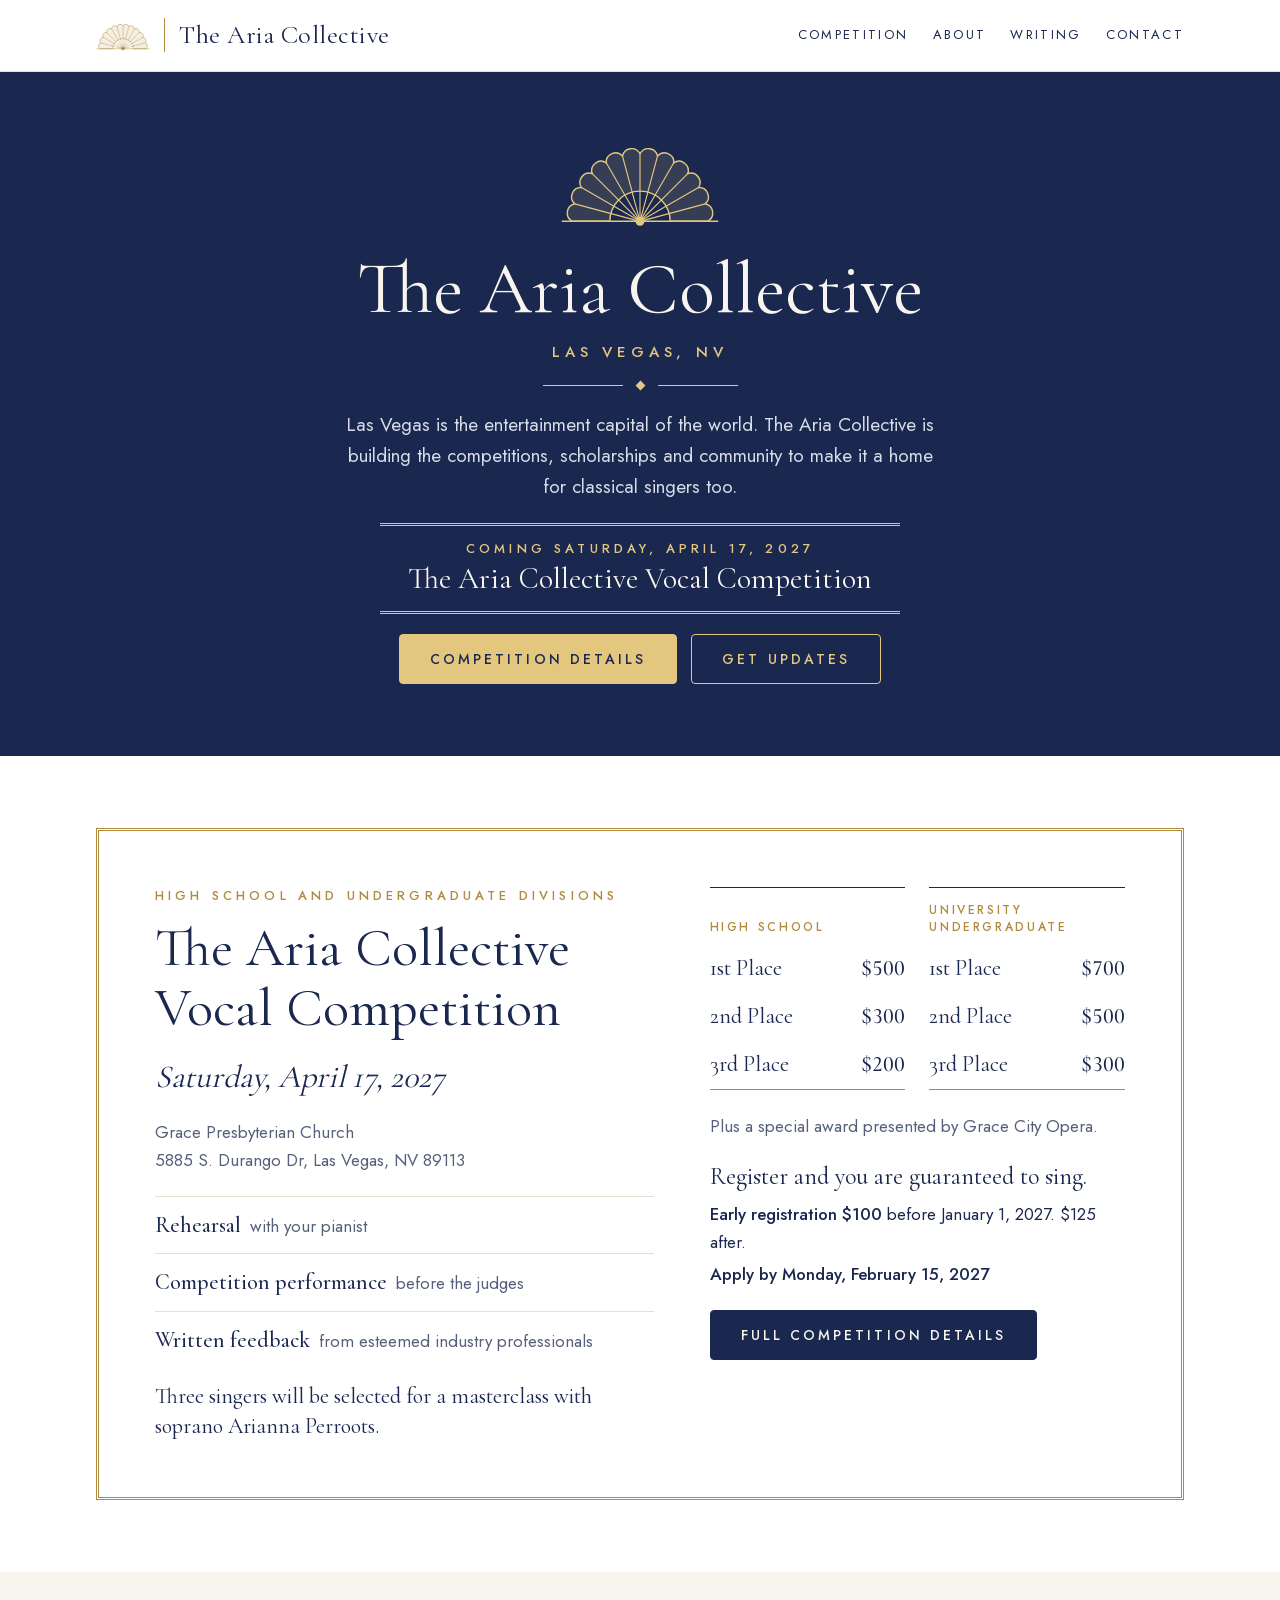
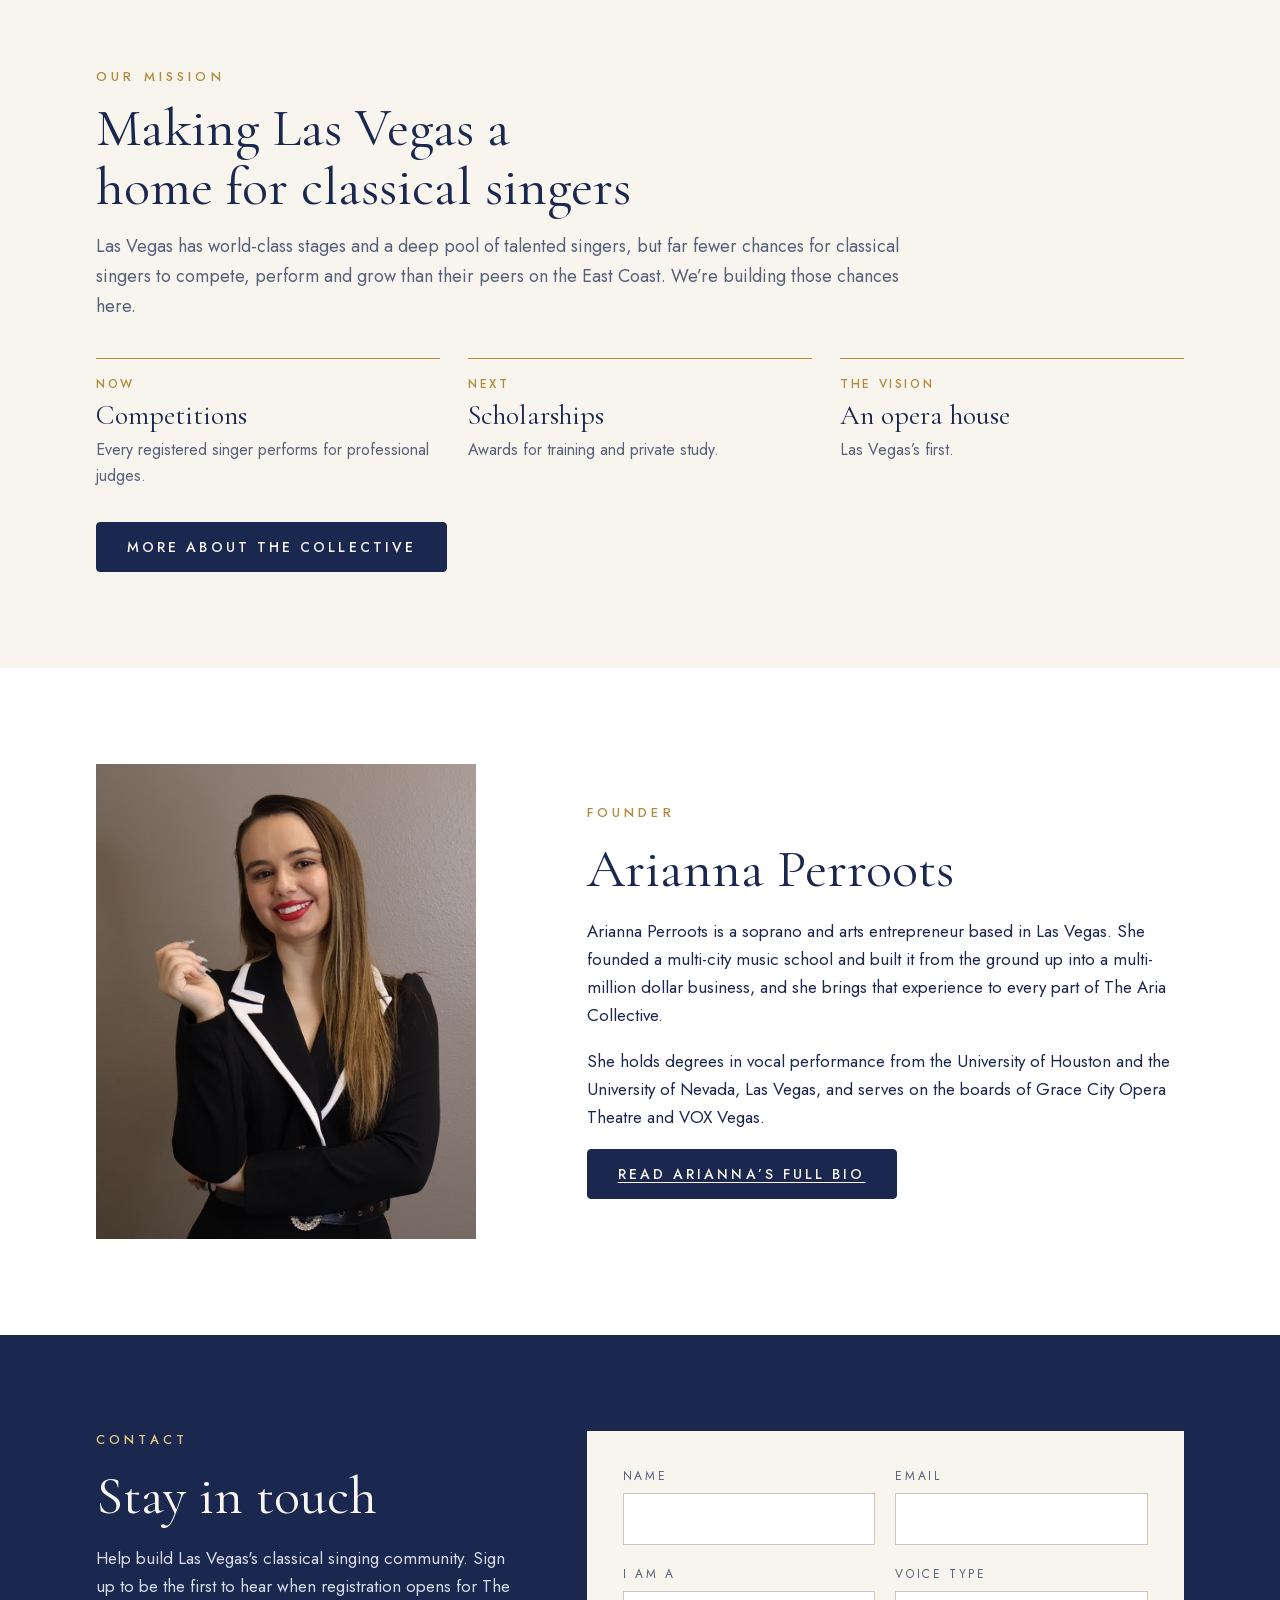
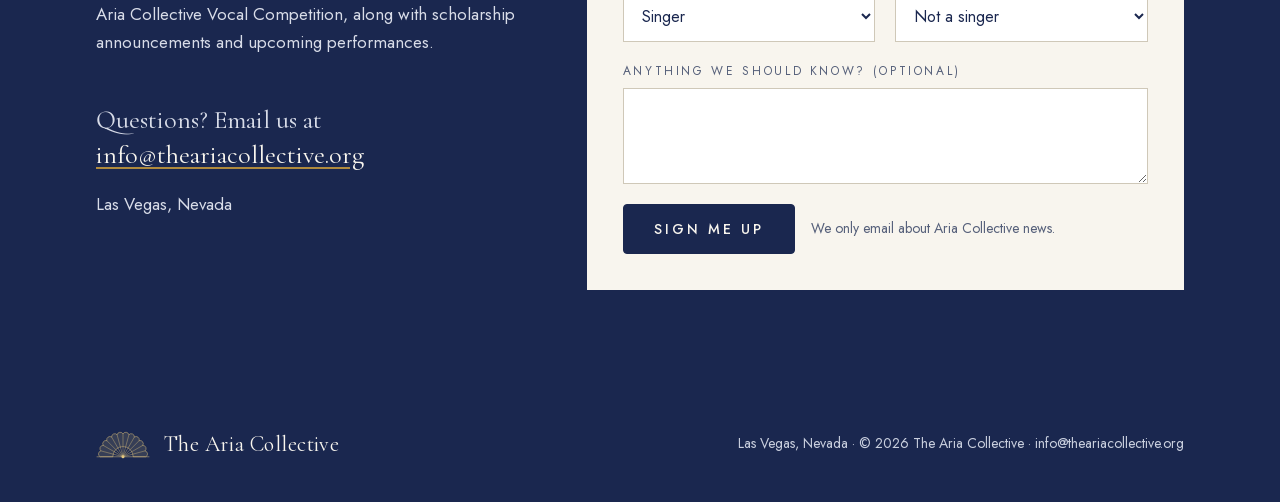
<file: index.html>
<!DOCTYPE html><html lang="en" class="cormorant_garamond_cdc76cfb-module__98kDUG__variable jost_637c65d9-module__BKnG4W__variable"><head><meta charSet="utf-8"/><meta name="viewport" content="width=device-width, initial-scale=1"/><link rel="stylesheet" href="/assets/_root-of-the-server___10jbt3d._.css"/><link rel="stylesheet" href="/assets/src_app__public__website_0960iwm.css"/><meta name="theme-color" content="#1A274F"/><title>The Aria Collective</title><meta name="description" content="The Aria Collective is making Las Vegas a hub for classical singing through competitions, scholarships and community."/><link rel="icon" href="/favicon.ico" sizes="48x48" type="image/x-icon"/><link rel="icon" href="/icon.svg" sizes="any" type="image/svg+xml"/><link rel="apple-touch-icon" href="/apple-icon.png" sizes="180x180" type="image/png"/><meta name="next-size-adjust" content=""/></head><body class="min-h-screen"><div hidden=""><!--$--><!--/$--></div><div class="ac-home"><svg width="0" height="0" style="position:absolute" aria-hidden="true"><defs><g id="fan"><path d="M14 96 A10.5 10.5 0 0 1 16.59 76.33 A10.5 10.5 0 0 1 24.18 58 A10.5 10.5 0 0 1 36.26 42.26 A10.5 10.5 0 0 1 52 30.18 A10.5 10.5 0 0 1 70.33 22.59 A10.5 10.5 0 0 1 90 20 A10.5 10.5 0 0 1 109.67 22.59 A10.5 10.5 0 0 1 128 30.18 A10.5 10.5 0 0 1 143.74 42.26 A10.5 10.5 0 0 1 155.82 58 A10.5 10.5 0 0 1 163.41 76.33 A10.5 10.5 0 0 1 166 96 L124 96 A34 34 0 0 0 56 96 Z" fill="currentColor" fill-opacity="0.14" stroke="currentColor" stroke-width="1.6" stroke-linejoin="round"></path><g stroke="currentColor" stroke-width="1.3" stroke-linecap="round"><line x1="90" y1="96" x2="16.59" y2="76.33"></line><line x1="90" y1="96" x2="24.18" y2="58"></line><line x1="90" y1="96" x2="36.26" y2="42.26"></line><line x1="90" y1="96" x2="52" y2="30.18"></line><line x1="90" y1="96" x2="70.33" y2="22.59"></line><line x1="90" y1="96" x2="90" y2="20"></line><line x1="90" y1="96" x2="109.67" y2="22.59"></line><line x1="90" y1="96" x2="128" y2="30.18"></line><line x1="90" y1="96" x2="143.74" y2="42.26"></line><line x1="90" y1="96" x2="155.82" y2="58"></line><line x1="90" y1="96" x2="163.41" y2="76.33"></line></g><circle cx="90" cy="96" r="5" fill="currentColor"></circle><line x1="2" y1="96" x2="178" y2="96" stroke="currentColor" stroke-width="1.6"></line></g></defs></svg><header class="site"><div class="wrap"><a class="brand" aria-label="The Aria Collective, home" href="/"><svg viewBox="0 0 180 104" style="color:var(--brass)" aria-hidden="true"><use href="#fan"></use></svg><i class="bar" aria-hidden="true"></i><span>The Aria Collective</span></a><nav class="site" aria-label="Main"><ul><li><a href="/competition/">Competition</a></li><li><a href="/about/">About</a></li><li><a href="/writing/">Writing</a></li><li><a href="/#contact">Contact</a></li></ul></nav></div></header><main id="top"><section class="hero on-dark"><div class="wrap"><div class="hero-text"><svg class="fan" viewBox="0 0 180 104" style="color:var(--gold)" role="img" aria-label="The Aria Collective fan emblem"><use href="#fan"></use></svg><h1>The Aria Collective</h1><div class="eyebrow" style="font-size:15px;margin-top:-8px">Las Vegas, NV</div><div class="ornament" aria-hidden="true"><i></i><b></b><i></i></div><p class="lede">Las Vegas is the entertainment capital of the world. The Aria Collective is building the competitions, scholarships and community to make it a home for classical singers too.</p><a class="announce" href="/competition/"><span class="eyebrow">Coming <!-- -->Saturday, April 17, 2027</span><span class="announce-name">The Aria Collective Vocal Competition</span></a><div class="btn-row"><a class="btn" href="/competition/">Competition details</a><a class="btn ghost" href="#contact">Get updates</a></div></div></div></section><section class="feature" id="competition" aria-labelledby="competition-title"><div class="wrap"><div class="feature-card"><div class="feature-main"><div class="eyebrow">High School and Undergraduate Divisions</div><h2 id="competition-title">The Aria Collective Vocal Competition</h2><p class="feature-date">Saturday, April 17, 2027</p><p class="feature-venue">Grace Presbyterian Church<br/>5885 S. Durango Dr<!-- -->, <!-- -->Las Vegas, NV 89113</p><ul class="includes"><li><b>Rehearsal</b> with your pianist</li><li><b>Competition performance</b> before the judges</li><li><b>Written feedback</b> from esteemed industry professionals</li></ul><p class="feature-note">Three singers will be selected for a masterclass with soprano Arianna Perroots.</p></div><div class="feature-side"><div class="purses"><div class="purse"><h3>High School</h3><ol><li><span>1st Place</span><b>$500</b></li><li><span>2nd Place</span><b>$300</b></li><li><span>3rd Place</span><b>$200</b></li></ol></div><div class="purse"><h3>University Undergraduate</h3><ol><li><span>1st Place</span><b>$700</b></li><li><span>2nd Place</span><b>$500</b></li><li><span>3rd Place</span><b>$300</b></li></ol></div></div><p class="feature-award">Plus <!-- -->a special award presented by Grace City Opera<!-- -->.</p><div class="feature-reg"><p class="feature-guarantee">Register and you are guaranteed to sing.</p><p><strong>Early registration <!-- -->$100</strong> before <!-- -->January 1, 2027<!-- -->. <!-- -->$125<!-- --> after.</p><p><strong>Apply by <!-- -->Monday, February 15, 2027</strong></p></div><a class="btn dark" href="/competition/">Full competition details</a></div></div></div></section><section class="band" id="about"><div class="wrap"><div class="section-head" style="max-width:760px"><div class="eyebrow">Our mission</div><h2>Making Las Vegas a home for classical singers</h2></div><p class="about-lede">Las Vegas has world-class stages and a deep pool of talented singers, but far fewer chances for classical singers to compete, perform and grow than their peers on the East Coast. We’re building those chances here.</p><ol class="pillars"><li><span class="step">Now</span><h3>Competitions</h3><p>Every registered singer performs for professional judges.</p></li><li><span class="step">Next</span><h3>Scholarships</h3><p>Awards for training and private study.</p></li><li><span class="step">The vision</span><h3>An opera house</h3><p>Las Vegas’s first.</p></li></ol><div style="margin-top:32px"><a class="btn dark" href="/about/">More about the Collective</a></div></div></section><section class="band white" id="founder"><div class="wrap"><div class="split teaser"><div class="portrait"><img src="/site/img/arianna-perroots-portrait.jpg" width="448" height="560" loading="lazy" alt="Arianna Perroots smiling in a black blazer with white lapels, one arm across and one hand raised"/></div><div class="prose"><div class="eyebrow">Founder</div><h2 style="font-size:clamp(36px, 5vw, 54px)">Arianna Perroots</h2><p>Arianna Perroots is a soprano and arts entrepreneur based in Las Vegas. She founded a multi-city music school and built it from the ground up into a multi-million dollar business, and she brings that experience to every part of The Aria Collective.</p><p>She holds degrees in vocal performance from the University of Houston and the University of Nevada, Las Vegas, and serves on the boards of Grace City Opera Theatre and VOX Vegas.</p><div><a class="btn dark" href="/about/#founder">Read Arianna’s full bio</a></div></div></div></div></section><section class="band join on-dark" id="contact"><span id="join" aria-hidden="true"></span><div class="wrap split"><div class="prose"><div class="eyebrow">Contact</div><h2 style="font-size:clamp(36px, 5vw, 54px)">Stay in touch</h2><p>Help build Las Vegas&#x27;s classical singing community. Sign up to be the first to hear when registration opens for <!-- -->The Aria Collective Vocal Competition<!-- -->, along with scholarship announcements and upcoming performances.</p><p class="join-email">Questions? Email us at<br/><a href="mailto:info@theariacollective.org">info@theariacollective.org</a></p><p>Las Vegas, Nevada</p></div><form class="list" id="joinForm" novalidate>
  <div class="field"><label for="jName">Name</label><input id="jName" name="name" autocomplete="name" required></div>
  <div class="field"><label for="jEmail">Email</label><input id="jEmail" name="email" type="email" autocomplete="email" required></div>
  <div class="field">
    <label for="jRole">I am a</label>
    <select id="jRole" name="role"><option>Singer</option><option>Voice teacher</option><option>Parent or family member</option><option>Supporter or sponsor</option></select>
  </div>
  <div class="field">
    <label for="jVoice">Voice type</label>
    <select id="jVoice" name="voice"><option value="">Not a singer</option><option>Soprano</option><option>Mezzo-soprano</option><option>Contralto</option><option>Countertenor</option><option>Tenor</option><option>Baritone</option><option>Bass-baritone</option><option>Bass</option></select>
  </div>
  <div class="field full"><label for="jNote">Anything we should know? (optional)</label><textarea id="jNote" name="note"></textarea></div>
  <div class="full form-row">
    <button class="btn dark" type="submit">Sign me up</button>
    <p class="form-note" id="formNote">We only email about Aria Collective news.</p>
  </div>
  <p class="thanks full" id="thanks" hidden>Thank you. You are on the list.</p>
</form>
<script>
(function () {
  // A form service address can go here later. Until then, the form asks people to email instead.
  var JOIN_ENDPOINT = '';
  var form = document.getElementById('joinForm');
  var note = document.getElementById('formNote');
  form.addEventListener('submit', function (e) {
    e.preventDefault();
    var name = document.getElementById('jName');
    var email = document.getElementById('jEmail');
    if (!name.value.trim() || !email.value.trim() || !email.checkValidity()) {
      note.textContent = 'Please enter your name and a valid email address.';
      (name.value.trim() ? email : name).focus();
      return;
    }
    var problem = 'We could not add you to the list. Please email info@theariacollective.org and we will add you.';
    if (!JOIN_ENDPOINT) { note.textContent = problem; return; }
    note.textContent = 'Sending...';
    fetch(JOIN_ENDPOINT, { method: 'POST', headers: { Accept: 'application/json' }, body: new FormData(form) })
      .then(function (res) {
        if (!res.ok) throw new Error('Sign-up failed');
        note.textContent = 'We only email about Aria Collective news.';
        document.getElementById('thanks').hidden = false;
        form.reset();
      })
      .catch(function () { note.textContent = problem; });
  });
})();
</script></div></section></main><footer class="site"><div class="wrap"><span class="brand"><svg viewBox="0 0 180 104" style="color:var(--gold)" aria-hidden="true"><use href="#fan"></use></svg><span>The Aria Collective</span></span><span>Las Vegas, Nevada · © <!-- -->2026<!-- --> The Aria Collective · info@theariacollective.org</span></div></footer></div><!--$--><!--/$--></body></html>
</file>
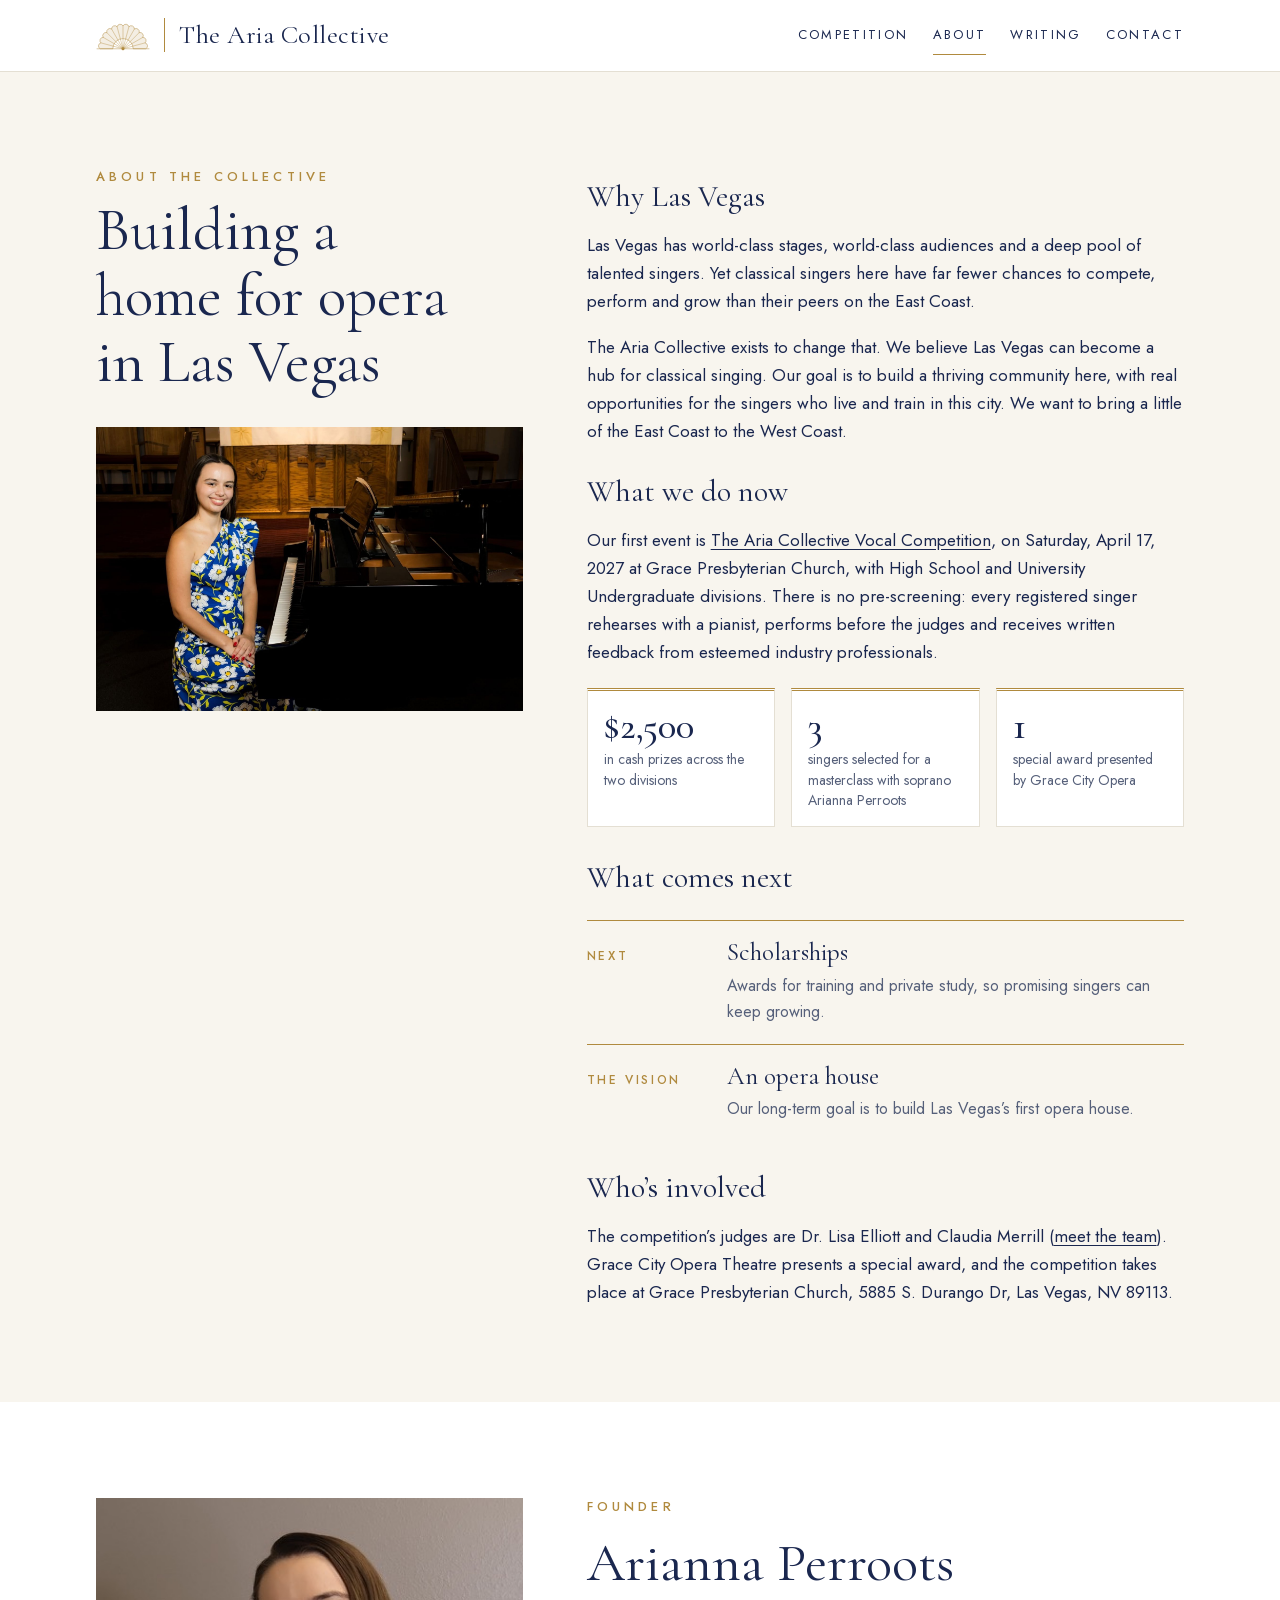
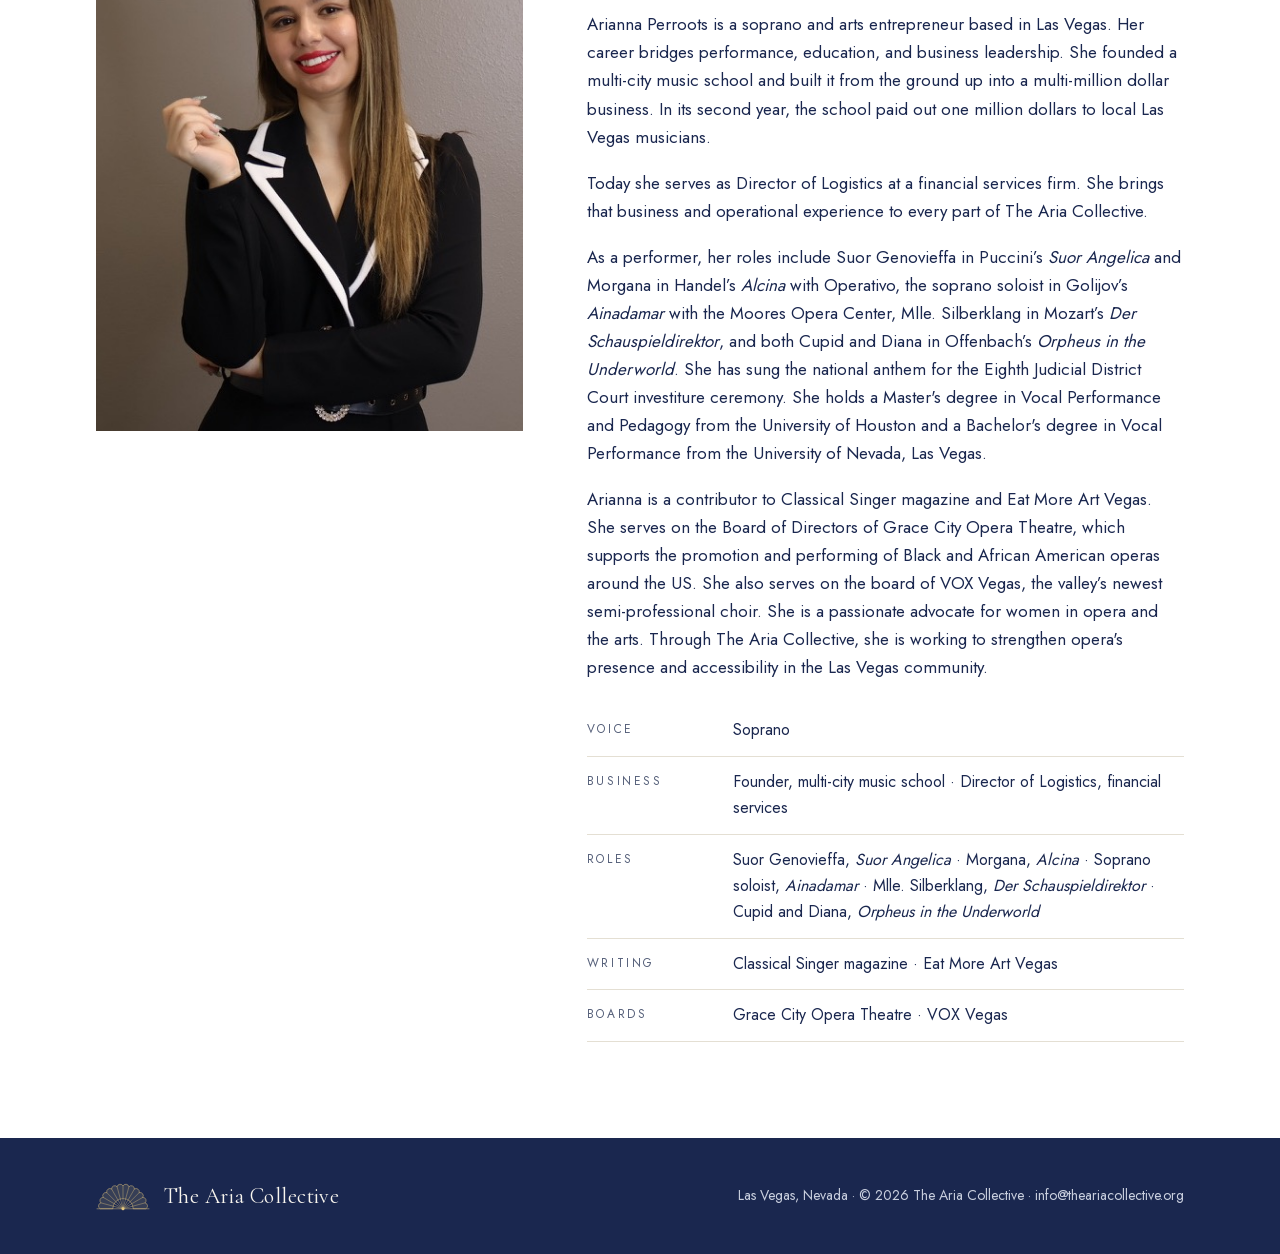
<file: about/index.html>
<!DOCTYPE html><html lang="en" class="cormorant_garamond_cdc76cfb-module__98kDUG__variable jost_637c65d9-module__BKnG4W__variable"><head><meta charSet="utf-8"/><meta name="viewport" content="width=device-width, initial-scale=1"/><link rel="stylesheet" href="/assets/_root-of-the-server___10jbt3d._.css"/><link rel="stylesheet" href="/assets/src_app__public__website_0960iwm.css"/><meta name="theme-color" content="#1A274F"/><title>About · The Aria Collective</title><meta name="description" content="The Aria Collective is building the competitions, scholarships and community to make Las Vegas a home for classical singers. Founded by soprano Arianna Perroots."/><link rel="icon" href="/favicon.ico" sizes="48x48" type="image/x-icon"/><link rel="icon" href="/icon.svg" sizes="any" type="image/svg+xml"/><link rel="apple-touch-icon" href="/apple-icon.png" sizes="180x180" type="image/png"/><meta name="next-size-adjust" content=""/></head><body class="min-h-screen"><div hidden=""><!--$--><!--/$--></div><div class="ac-home"><svg width="0" height="0" style="position:absolute" aria-hidden="true"><defs><g id="fan"><path d="M14 96 A10.5 10.5 0 0 1 16.59 76.33 A10.5 10.5 0 0 1 24.18 58 A10.5 10.5 0 0 1 36.26 42.26 A10.5 10.5 0 0 1 52 30.18 A10.5 10.5 0 0 1 70.33 22.59 A10.5 10.5 0 0 1 90 20 A10.5 10.5 0 0 1 109.67 22.59 A10.5 10.5 0 0 1 128 30.18 A10.5 10.5 0 0 1 143.74 42.26 A10.5 10.5 0 0 1 155.82 58 A10.5 10.5 0 0 1 163.41 76.33 A10.5 10.5 0 0 1 166 96 L124 96 A34 34 0 0 0 56 96 Z" fill="currentColor" fill-opacity="0.14" stroke="currentColor" stroke-width="1.6" stroke-linejoin="round"></path><g stroke="currentColor" stroke-width="1.3" stroke-linecap="round"><line x1="90" y1="96" x2="16.59" y2="76.33"></line><line x1="90" y1="96" x2="24.18" y2="58"></line><line x1="90" y1="96" x2="36.26" y2="42.26"></line><line x1="90" y1="96" x2="52" y2="30.18"></line><line x1="90" y1="96" x2="70.33" y2="22.59"></line><line x1="90" y1="96" x2="90" y2="20"></line><line x1="90" y1="96" x2="109.67" y2="22.59"></line><line x1="90" y1="96" x2="128" y2="30.18"></line><line x1="90" y1="96" x2="143.74" y2="42.26"></line><line x1="90" y1="96" x2="155.82" y2="58"></line><line x1="90" y1="96" x2="163.41" y2="76.33"></line></g><circle cx="90" cy="96" r="5" fill="currentColor"></circle><line x1="2" y1="96" x2="178" y2="96" stroke="currentColor" stroke-width="1.6"></line></g></defs></svg><header class="site"><div class="wrap"><a class="brand" aria-label="The Aria Collective, home" href="/"><svg viewBox="0 0 180 104" style="color:var(--brass)" aria-hidden="true"><use href="#fan"></use></svg><i class="bar" aria-hidden="true"></i><span>The Aria Collective</span></a><nav class="site" aria-label="Main"><ul><li><a href="/competition/">Competition</a></li><li><a aria-current="page" href="/about/">About</a></li><li><a href="/writing/">Writing</a></li><li><a href="/#contact">Contact</a></li></ul></nav></div></header><main><section class="band about-intro" id="about"><div class="wrap split"><div class="stack"><div class="section-head"><div class="eyebrow">About the Collective</div><h1 class="about-h1">Building a home for opera in Las Vegas</h1></div><img src="/site/img/teaching.jpg" width="1600" height="1066" loading="lazy" alt="Arianna seated at a grand piano in a blue floral dress"/></div><div class="prose"><h2 class="about-h2">Why Las Vegas</h2><p>Las Vegas has world-class stages, world-class audiences and a deep pool of talented singers. Yet classical singers here have far fewer chances to compete, perform and grow than their peers on the East Coast.</p><p>The Aria Collective exists to change that. We believe Las Vegas can become a hub for classical singing. Our goal is to build a thriving community here, with real opportunities for the singers who live and train in this city. We want to bring a little of the East Coast to the West Coast.</p><h2 class="about-h2">What we do now</h2><p>Our first event is <a href="/competition/">The Aria Collective Vocal Competition</a>, on <!-- -->Saturday, April 17, 2027<!-- --> at <!-- -->Grace Presbyterian Church<!-- -->, with High School and University Undergraduate divisions. There is no pre-screening: every registered singer rehearses with a pianist, performs before the judges and receives written feedback from esteemed industry professionals.</p><ul class="about-facts"><li><b>$2,500</b><span>in cash prizes across the two divisions</span></li><li><b>3</b><span>singers selected for a masterclass with soprano Arianna Perroots</span></li><li><b>1</b><span>special award presented by Grace City Opera</span></li></ul><h2 class="about-h2">What comes next</h2><ol class="goals"><li><span class="step">Next</span><div><h3>Scholarships</h3><p>Awards for training and private study, so promising singers can keep growing.</p></div></li><li><span class="step">The vision</span><div><h3>An opera house</h3><p>Our long-term goal is to build Las Vegas’s first opera house.</p></div></li></ol><h2 class="about-h2">Who’s involved</h2><p>The competition’s judges are Dr. Lisa Elliott and Claudia Merrill (<a href="/competition/#team">meet the team</a>). Grace City Opera Theatre presents a special award, and the competition takes place at <!-- -->Grace Presbyterian Church<!-- -->, <!-- -->5885 S. Durango Dr<!-- -->, <!-- -->Las Vegas, NV 89113<!-- -->.</p></div></div></section><section class="band white" id="founder"><div class="wrap"><div class="split"><div class="portrait"><img src="/site/img/arianna-perroots-portrait.jpg" width="448" height="560" loading="lazy" alt="Arianna Perroots smiling in a black blazer with white lapels, one arm across and one hand raised"/></div><div class="prose"><div class="eyebrow">Founder</div><h2 style="font-size:clamp(36px, 5vw, 54px)">Arianna Perroots</h2><p>Arianna Perroots is a soprano and arts entrepreneur based in Las Vegas. Her career bridges performance, education, and business leadership. She founded a multi-city music school and built it from the ground up into a multi-million dollar business. In its second year, the school paid out one million dollars to local Las Vegas musicians.</p><p>Today she serves as Director of Logistics at a financial services firm. She brings that business and operational experience to every part of The Aria Collective.</p><p>As a performer, her roles include Suor Genovieffa in Puccini’s <i>Suor Angelica</i> and Morgana in Handel’s <i>Alcina</i> with Operativo, the soprano soloist in Golijov’s <i>Ainadamar</i> with the Moores Opera Center, Mlle. Silberklang in Mozart’s <i>Der Schauspieldirektor</i>, and both Cupid and Diana in Offenbach’s <i>Orpheus in the Underworld</i>. She has sung the national anthem for the Eighth Judicial District Court investiture ceremony. She holds a Master&#x27;s degree in Vocal Performance and Pedagogy from the University of Houston and a Bachelor&#x27;s degree in Vocal Performance from the University of Nevada, Las Vegas.</p><p>Arianna is a contributor to Classical Singer magazine and Eat More Art Vegas. She serves on the Board of Directors of Grace City Opera Theatre, which supports the promotion and performing of Black and African American operas around the US. She also serves on the board of VOX Vegas, the valley’s newest semi-professional choir. She is a passionate advocate for women in opera and the arts. Through The Aria Collective, she is working to strengthen opera&#x27;s presence and accessibility in the Las Vegas community.</p><ul class="creds"><li><span>Voice</span><span>Soprano</span></li><li><span>Business</span><span>Founder, multi-city music school · Director of Logistics, financial services</span></li><li><span>Roles</span><span>Suor Genovieffa, <i>Suor Angelica</i> · Morgana, <i>Alcina</i> · Soprano soloist, <i>Ainadamar</i> · Mlle. Silberklang, <i>Der Schauspieldirektor</i> · Cupid and Diana, <i>Orpheus in the Underworld</i></span></li><li><span>Writing</span><span>Classical Singer magazine · Eat More Art Vegas</span></li><li><span>Boards</span><span>Grace City Opera Theatre · VOX Vegas</span></li></ul></div></div></div></section></main><footer class="site"><div class="wrap"><span class="brand"><svg viewBox="0 0 180 104" style="color:var(--gold)" aria-hidden="true"><use href="#fan"></use></svg><span>The Aria Collective</span></span><span>Las Vegas, Nevada · © <!-- -->2026<!-- --> The Aria Collective · info@theariacollective.org</span></div></footer></div><!--$--><!--/$--></body></html>
</file>
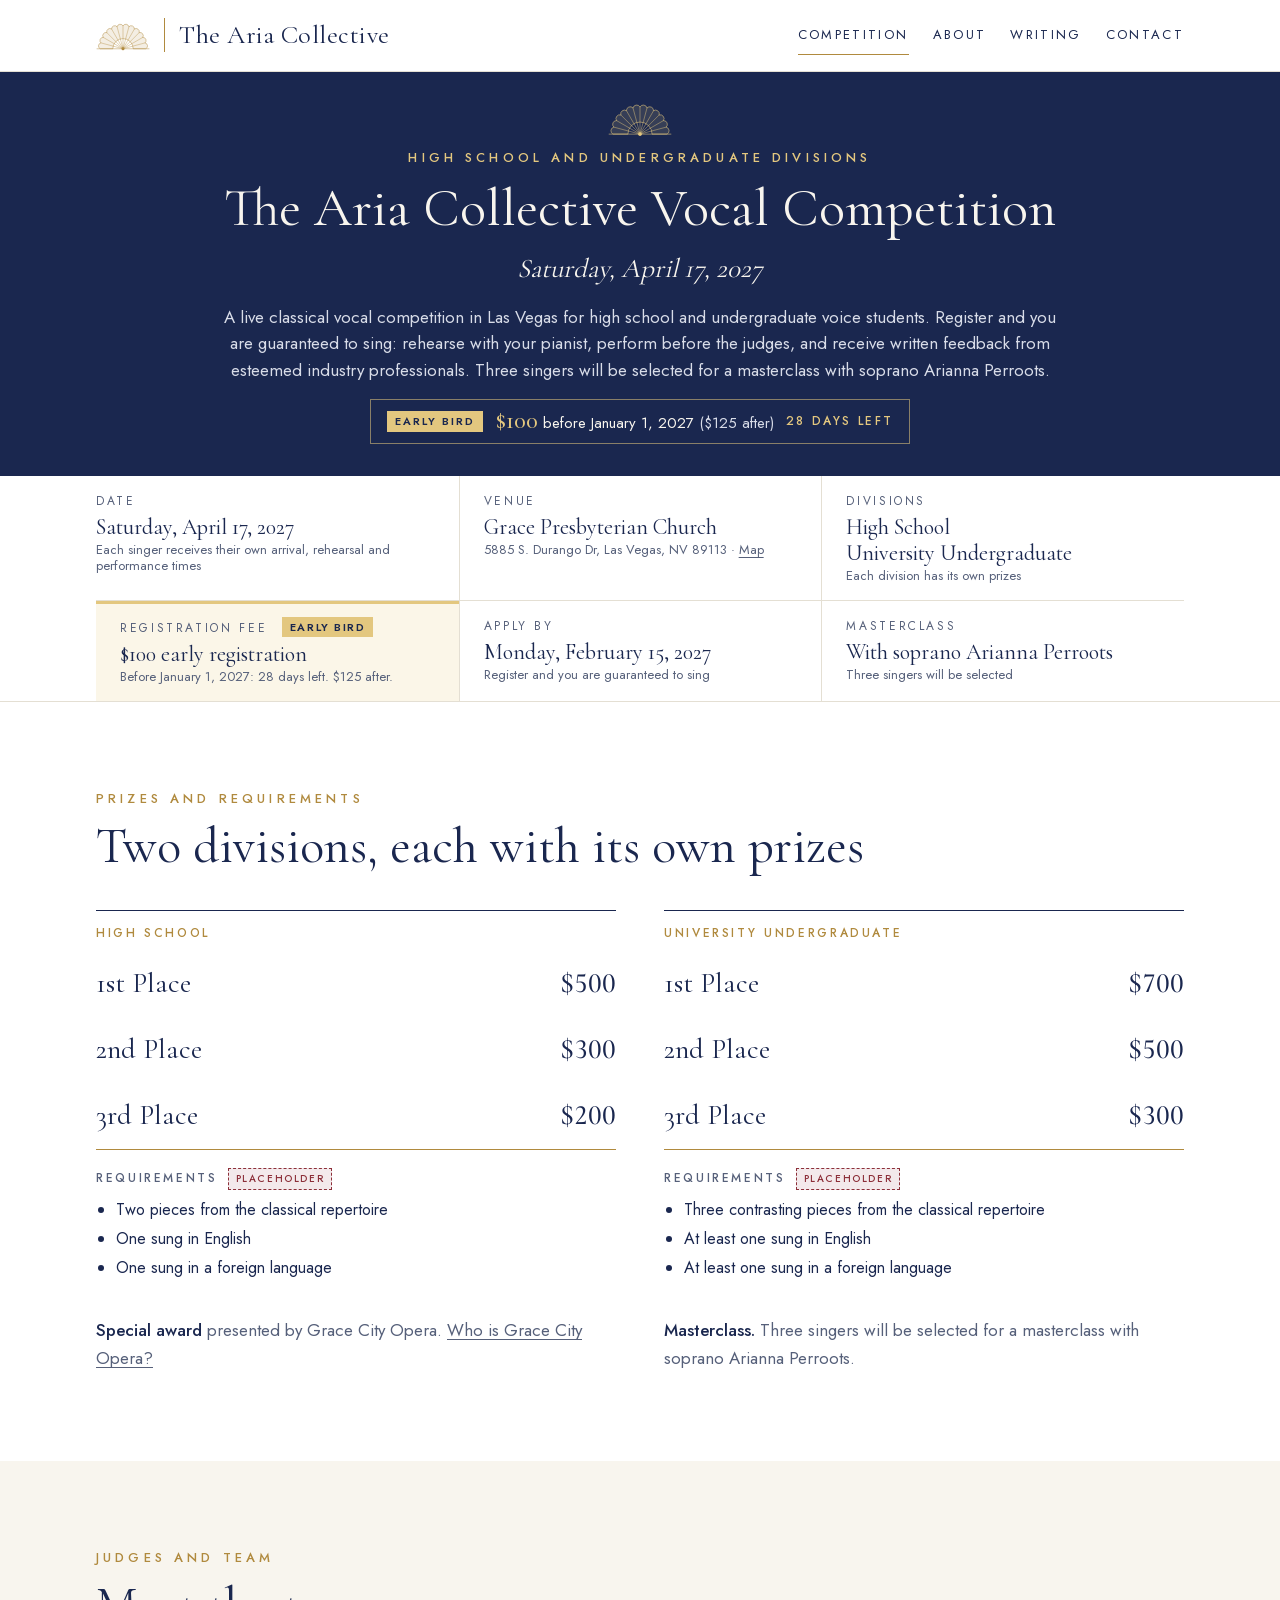
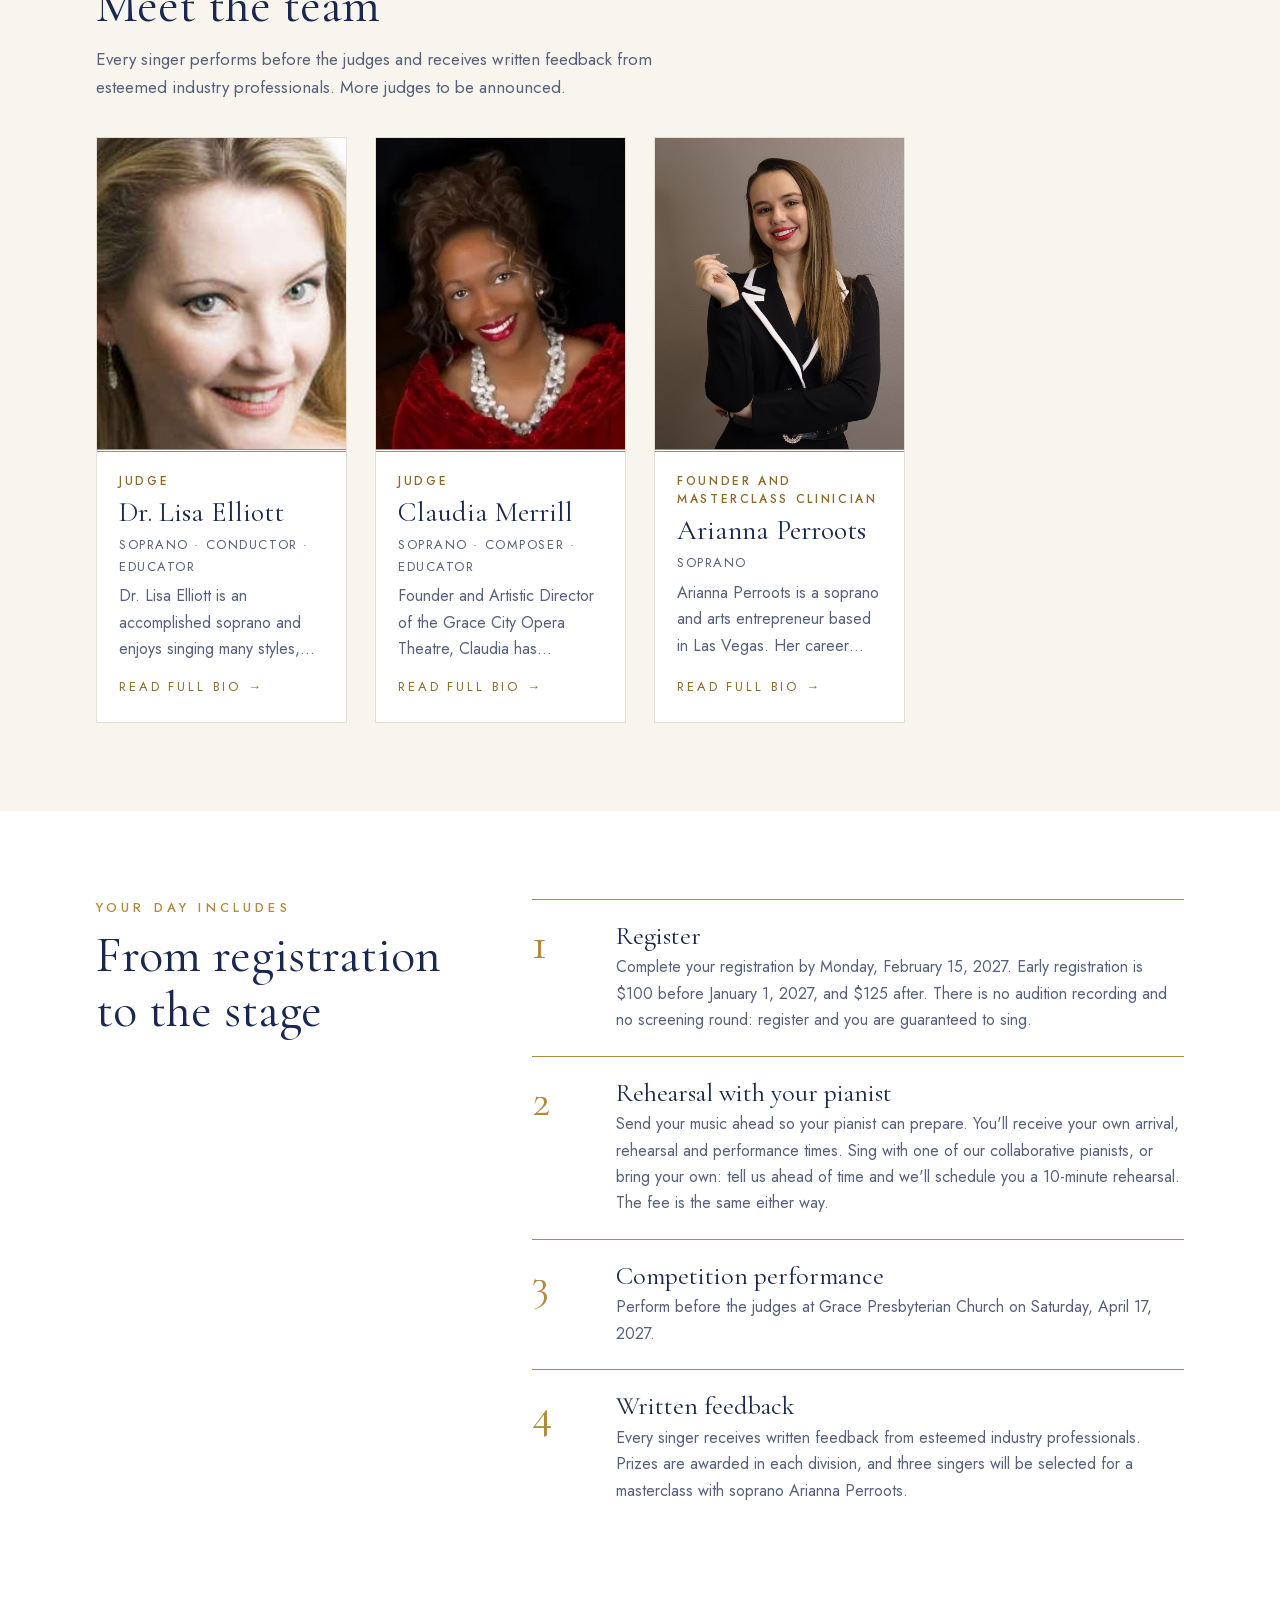
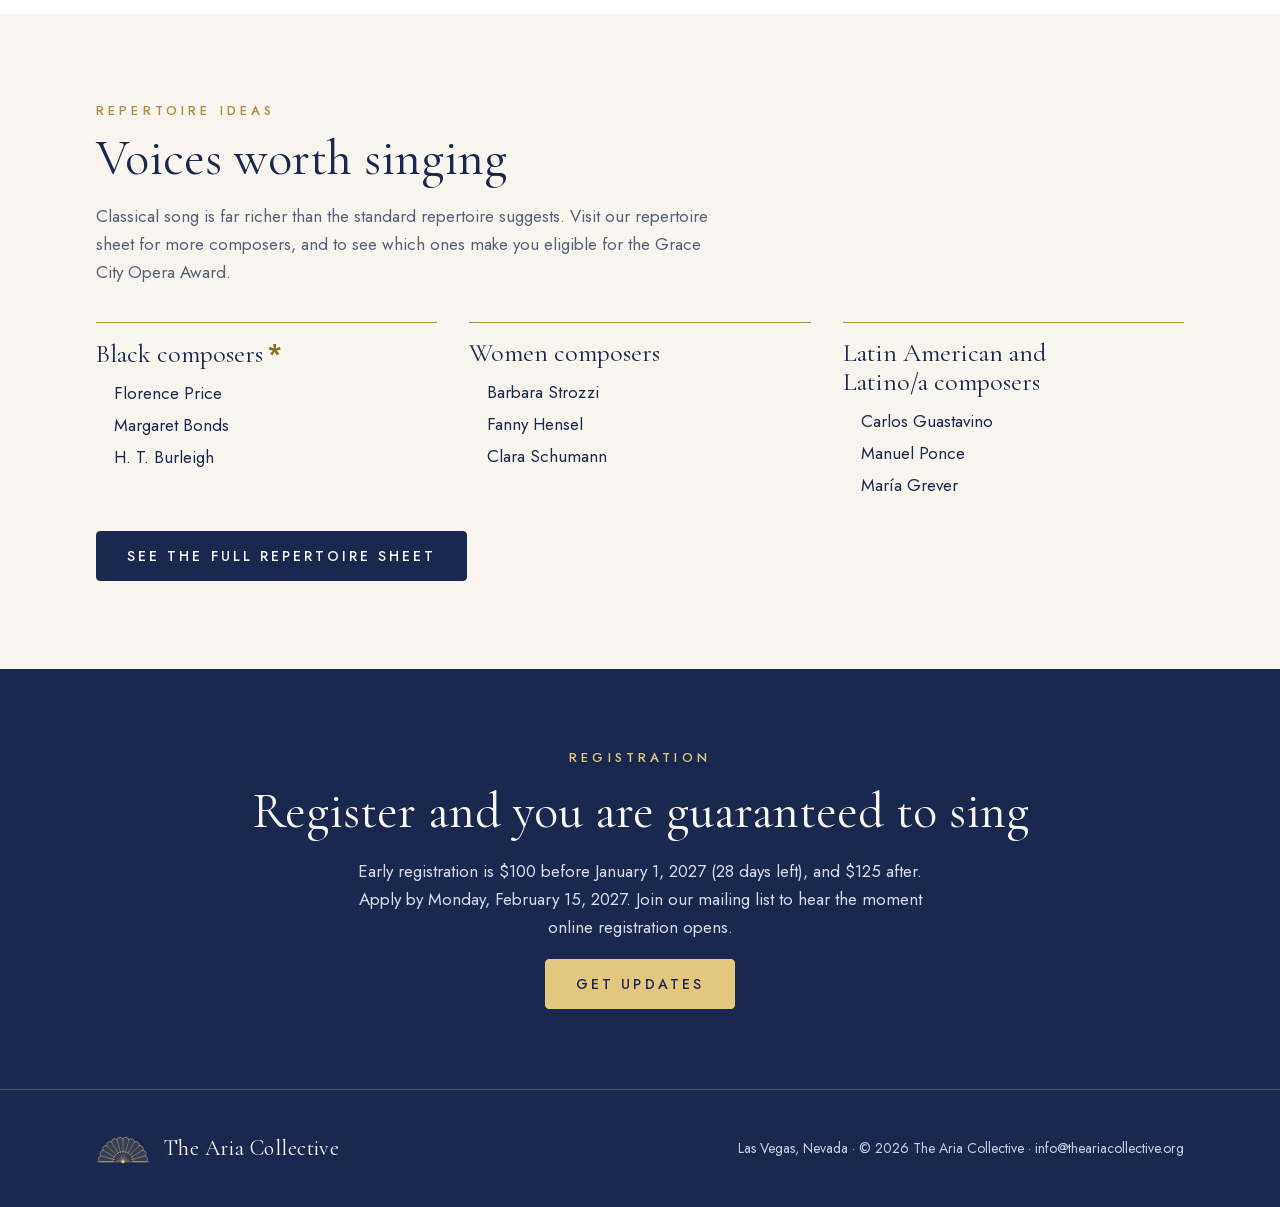
<file: competition/index.html>
<!DOCTYPE html><html lang="en" class="cormorant_garamond_cdc76cfb-module__98kDUG__variable jost_637c65d9-module__BKnG4W__variable"><head><meta charSet="utf-8"/><meta name="viewport" content="width=device-width, initial-scale=1"/><link rel="stylesheet" href="/assets/_root-of-the-server___10jbt3d._.css"/><link rel="stylesheet" href="/assets/src_app__public__website_0960iwm.css"/><meta name="theme-color" content="#1A274F"/><title>The Aria Collective Vocal Competition</title><meta name="description" content="The Aria Collective Vocal Competition: a live classical vocal competition in Las Vegas with High School and University Undergraduate divisions. Saturday, April 17, 2027, at Grace Presbyterian Church. Register and you are guaranteed to sing. Early registration $100 before January 1, 2027; $125 after. Apply by Monday, February 15, 2027."/><link rel="icon" href="/favicon.ico" sizes="48x48" type="image/x-icon"/><link rel="icon" href="/icon.svg" sizes="any" type="image/svg+xml"/><link rel="apple-touch-icon" href="/apple-icon.png" sizes="180x180" type="image/png"/><meta name="next-size-adjust" content=""/></head><body class="min-h-screen"><div hidden=""><!--$--><!--/$--></div><div class="ac-comp"><svg width="0" height="0" style="position:absolute" aria-hidden="true"><defs><g id="fan"><path d="M14 96 A10.5 10.5 0 0 1 16.59 76.33 A10.5 10.5 0 0 1 24.18 58 A10.5 10.5 0 0 1 36.26 42.26 A10.5 10.5 0 0 1 52 30.18 A10.5 10.5 0 0 1 70.33 22.59 A10.5 10.5 0 0 1 90 20 A10.5 10.5 0 0 1 109.67 22.59 A10.5 10.5 0 0 1 128 30.18 A10.5 10.5 0 0 1 143.74 42.26 A10.5 10.5 0 0 1 155.82 58 A10.5 10.5 0 0 1 163.41 76.33 A10.5 10.5 0 0 1 166 96 L124 96 A34 34 0 0 0 56 96 Z" fill="currentColor" fill-opacity="0.14" stroke="currentColor" stroke-width="1.6" stroke-linejoin="round"></path><g stroke="currentColor" stroke-width="1.3" stroke-linecap="round"><line x1="90" y1="96" x2="16.59" y2="76.33"></line><line x1="90" y1="96" x2="24.18" y2="58"></line><line x1="90" y1="96" x2="36.26" y2="42.26"></line><line x1="90" y1="96" x2="52" y2="30.18"></line><line x1="90" y1="96" x2="70.33" y2="22.59"></line><line x1="90" y1="96" x2="90" y2="20"></line><line x1="90" y1="96" x2="109.67" y2="22.59"></line><line x1="90" y1="96" x2="128" y2="30.18"></line><line x1="90" y1="96" x2="143.74" y2="42.26"></line><line x1="90" y1="96" x2="155.82" y2="58"></line><line x1="90" y1="96" x2="163.41" y2="76.33"></line></g><circle cx="90" cy="96" r="5" fill="currentColor"></circle><line x1="2" y1="96" x2="178" y2="96" stroke="currentColor" stroke-width="1.6"></line></g></defs></svg><header class="site"><div class="wrap"><a class="brand" aria-label="The Aria Collective, home" href="/"><svg viewBox="0 0 180 104" style="color:var(--brass)" aria-hidden="true"><use href="#fan"></use></svg><i class="bar" aria-hidden="true"></i><span>The Aria Collective</span></a><nav class="site" aria-label="Main"><ul><li><a aria-current="page" href="/competition/">Competition</a></li><li><a href="/about/">About</a></li><li><a href="/writing/">Writing</a></li><li><a href="/#contact">Contact</a></li></ul></nav></div></header><main><section class="hero on-dark"><div class="wrap"><svg class="fan" viewBox="0 0 180 104" style="color:var(--gold)" aria-hidden="true"><use href="#fan"></use></svg><div class="eyebrow">High School and Undergraduate Divisions</div><h1>The Aria Collective Vocal Competition</h1><p class="when">Saturday, April 17, 2027</p><p class="lede">A live classical vocal competition in Las Vegas for high school and undergraduate voice students. Register and you are guaranteed to sing: rehearse with your pianist, perform before the judges, and receive written feedback from esteemed industry professionals. Three singers will be selected for a masterclass with soprano Arianna Perroots.</p><div class="btn-row"><p class="offer"><span class="offer-tag">Early bird</span><span><b>$100</b> before <!-- -->January 1, 2027<!-- --> <span class="offer-after">(<!-- -->$125<!-- --> after)</span></span><span class="offer-count"><span data-countdown>56 days left</span></span></p></div></div></section><section class="facts" aria-label="Competition at a glance"><div class="wrap"><dl><div><dt>Date</dt><dd>Saturday, April 17, 2027<small>Each singer receives their own arrival, rehearsal and performance times</small></dd></div><div><dt>Venue</dt><dd>Grace Presbyterian Church<small>5885 S. Durango Dr<!-- -->, <!-- -->Las Vegas, NV 89113<!-- --> · <a href="https://www.google.com/maps/search/?api=1&amp;query=Grace+Presbyterian+Church+5885+S+Durango+Dr+Las+Vegas+NV+89113" target="_blank" rel="noopener">Map</a></small></dd></div><div><dt>Divisions</dt><dd>High School<br/>University Undergraduate<small>Each division has its own prizes</small></dd></div><div class="fact-offer"><dt>Registration fee <span class="offer-tag">Early bird</span></dt><dd>$100<!-- --> early registration<small>Before <!-- -->January 1, 2027<!-- -->: <!-- --><span data-countdown>56 days left</span><!-- -->. <!-- -->$125<!-- --> after.</small></dd></div><div><dt>Apply by</dt><dd>Monday, February 15, 2027<small>Register and you are guaranteed to sing</small></dd></div><div><dt>Masterclass</dt><dd>With soprano Arianna Perroots<small>Three singers will be selected</small></dd></div></dl></div></section><section class="band white" id="prizes"><div class="wrap"><div class="section-head"><div class="eyebrow">Prizes and requirements</div><h2>Two divisions, each with its own prizes</h2></div><div class="purses"><div class="purse"><h3>High School</h3><ol><li><span>1st Place</span><b>$500</b></li><li><span>2nd Place</span><b>$300</b></li><li><span>3rd Place</span><b>$200</b></li></ol><div class="reqs"><h4>Requirements <span class="draft-tag">Placeholder</span></h4><ul><li>Two pieces from the classical repertoire</li><li>One sung in English</li><li>One sung in a foreign language</li></ul></div></div><div class="purse"><h3>University Undergraduate</h3><ol><li><span>1st Place</span><b>$700</b></li><li><span>2nd Place</span><b>$500</b></li><li><span>3rd Place</span><b>$300</b></li></ol><div class="reqs"><h4>Requirements <span class="draft-tag">Placeholder</span></h4><ul><li>Three contrasting pieces from the classical repertoire</li><li>At least one sung in English</li><li>At least one sung in a foreign language</li></ul></div></div></div><div class="extras"><p><strong>Special award</strong> presented by Grace City Opera. <a href="/competition/repertoire/#grace-city-opera">Who is Grace City Opera?</a></p><p><strong>Masterclass.</strong> <!-- -->Three singers will be selected for a masterclass with soprano Arianna Perroots.</p></div></div></section><section class="band" id="team"><div class="wrap"><div class="section-head" style="margin-bottom:12px"><div class="eyebrow">Judges and team</div><h2>Meet the team</h2></div><p style="max-width:62ch;color:var(--slate)">Every singer performs before the judges and receives written feedback from esteemed industry professionals. More judges to be announced.</p><ul class="judges"><li><a class="judge-card" href="/competition/team/lisa-elliott/"><img class="judge-photo" src="/site/img/team/lisa-elliott.jpg" alt="Headshot of Dr. Lisa Elliott" loading="lazy"/><span class="judge-text"><span class="judge-title">Judge</span><span class="judge-name">Dr. Lisa Elliott</span><span class="judge-role">Soprano · Conductor · Educator</span><span class="judge-preview">Dr. Lisa Elliott is an accomplished soprano and enjoys singing many styles, including opera, musical theater, and jazz standards. She has performed with various organizations, including Opera Las Vegas, Lyric Opera San Diego, and the Venetian Jazz Trio on the Las Vegas Strip.</span><span class="judge-more">Read full bio</span></span></a></li><li><a class="judge-card" href="/competition/team/claudia-merrill/"><img class="judge-photo" src="/site/img/team/claudia-merrill.jpg" alt="Headshot of Claudia Merrill" loading="lazy"/><span class="judge-text"><span class="judge-title">Judge</span><span class="judge-name">Claudia Merrill</span><span class="judge-role">Soprano · Composer · Educator</span><span class="judge-preview">Founder and Artistic Director of the Grace City Opera Theatre, Claudia has performed all over the United States and Europe singing opera and performing as a concert artist. After making her debut at Carnegie Hall singing John Rutter’s <i>Requiem</i> with the New England Symphony, she then went on to become the first African American Principal Soprano for the Las Vegas City Opera. Claudia has performed several roles and has performed at the Kennedy Center for the Performing Arts, Michigan Opera Theatre, Nevada Opera Theatre, Nevada Grand Opera and Arbor Opera Theatre. In addition to her opera work, Claudia has performed as a solo artist in Handel’s <i>Messiah</i>, Fauré’s <i>Requiem</i>, Dubois’ <i>Seven Last Words of Christ</i>, John Rutter’s <i>Requiem</i>, Mozart’s <i>Magnificat</i>, Vivaldi’s <i>Gloria</i>, Mendelssohn’s <i>Elijah</i>, John Carter’s <i>Cantata</i>, Joseph Joubert’s <i>Oh Glory</i> and many others.</span><span class="judge-more">Read full bio</span></span></a></li><li><a class="judge-card" href="/competition/team/arianna-perroots/"><img class="judge-photo" src="/site/img/arianna-perroots-portrait.jpg" alt="Headshot of Arianna Perroots" loading="lazy"/><span class="judge-text"><span class="judge-title">Founder and Masterclass Clinician</span><span class="judge-name">Arianna Perroots</span><span class="judge-role">Soprano</span><span class="judge-preview">Arianna Perroots is a soprano and arts entrepreneur based in Las Vegas. Her career bridges performance, education, and business leadership. She founded a multi-city music school and built it from the ground up into a multi-million dollar business. In its second year, the school paid out one million dollars to local Las Vegas musicians.</span><span class="judge-more">Read full bio</span></span></a></li></ul></div></section><section class="band white" id="how"><div class="wrap split"><div class="section-head"><div class="eyebrow">Your day includes</div><h2>From registration to the stage</h2></div><ol class="steps"><li><div><h3>Register</h3><p>Complete your registration by <!-- -->Monday, February 15, 2027<!-- -->. Early registration is <!-- -->$100<!-- --> before <!-- -->January 1, 2027<!-- -->, and <!-- -->$125<!-- --> after. There is no audition recording and no screening round: register and you are guaranteed to sing.</p></div></li><li><div><h3>Rehearsal with your pianist</h3><p>Send your music ahead so your pianist can prepare. You&#x27;ll receive your own arrival, rehearsal and performance times. Sing with one of our collaborative pianists, or bring your own: tell us ahead of time and we&#x27;ll schedule you a 10-minute rehearsal. The fee is the same either way.</p></div></li><li><div><h3>Competition performance</h3><p>Perform before the judges at <!-- -->Grace Presbyterian Church<!-- --> on <!-- -->Saturday, April 17, 2027<!-- -->.</p></div></li><li><div><h3>Written feedback</h3><p>Every singer receives written feedback from esteemed industry professionals. Prizes are awarded in each division, and three singers will be selected for a masterclass with soprano Arianna Perroots.</p></div></li></ol></div></section><section class="band" id="repertoire"><div class="wrap"><div class="section-head" style="margin-bottom:16px"><div class="eyebrow">Repertoire ideas</div><h2>Voices worth singing</h2></div><p style="max-width:62ch;color:var(--slate)">Classical song is far richer than the standard repertoire suggests. Visit our repertoire sheet for more composers, and to see which ones make you eligible for the Grace City Opera Award.</p><div class="rep-grid"><div class="rep"><h3>Black composers<span class="gco-star" title="Qualifies for the Grace City Opera Award">*</span></h3><ul><li>Florence Price</li><li>Margaret Bonds</li><li>H. T. Burleigh</li></ul></div><div class="rep"><h3>Women composers</h3><ul><li>Barbara Strozzi</li><li>Fanny Hensel</li><li>Clara Schumann</li></ul></div><div class="rep"><h3>Latin American and Latino/a composers</h3><ul><li>Carlos Guastavino</li><li>Manuel Ponce</li><li>María Grever</li></ul></div></div><div style="margin-top:32px"><a class="btn dark" href="/competition/repertoire/">See the full repertoire sheet</a></div></div></section><section class="cta on-dark" id="register"><div class="wrap"><div class="eyebrow">Registration</div><h2>Register and you are guaranteed to sing</h2><p>Early registration is <!-- -->$100<!-- --> before <!-- -->January 1, 2027<!-- --> (<!-- --><span data-countdown>56 days left</span><!-- -->), and <!-- -->$125<!-- --> after.<!-- --> Apply by <!-- -->Monday, February 15, 2027<!-- -->. Join our mailing list to hear the moment online registration opens.</p><a class="btn" href="/#contact">Get updates</a></div></section></main><footer class="site"><div class="wrap"><span class="brand"><svg viewBox="0 0 180 104" style="color:var(--gold)" aria-hidden="true"><use href="#fan"></use></svg><span>The Aria Collective</span></span><span>Las Vegas, Nevada · © <!-- -->2026<!-- --> The Aria Collective · info@theariacollective.org</span></div></footer></div><!--$--><!--/$--><script>
(function () {
  // Early registration ends Jan 1, 2027 (Las Vegas time), same as earlyEndsAt in competition-facts.ts.
  var ends = new Date('2027-01-01T00:00:00-08:00');
  var days = Math.ceil((ends - new Date()) / 86400000);
  var text = days <= 1 ? 'Last day' : days + ' days left';
  document.querySelectorAll('[data-countdown]').forEach(function (el) { el.textContent = text; });
  if (days <= 0) document.querySelectorAll('.offer').forEach(function (el) { el.hidden = true; });
})();
</script></body></html>
</file>
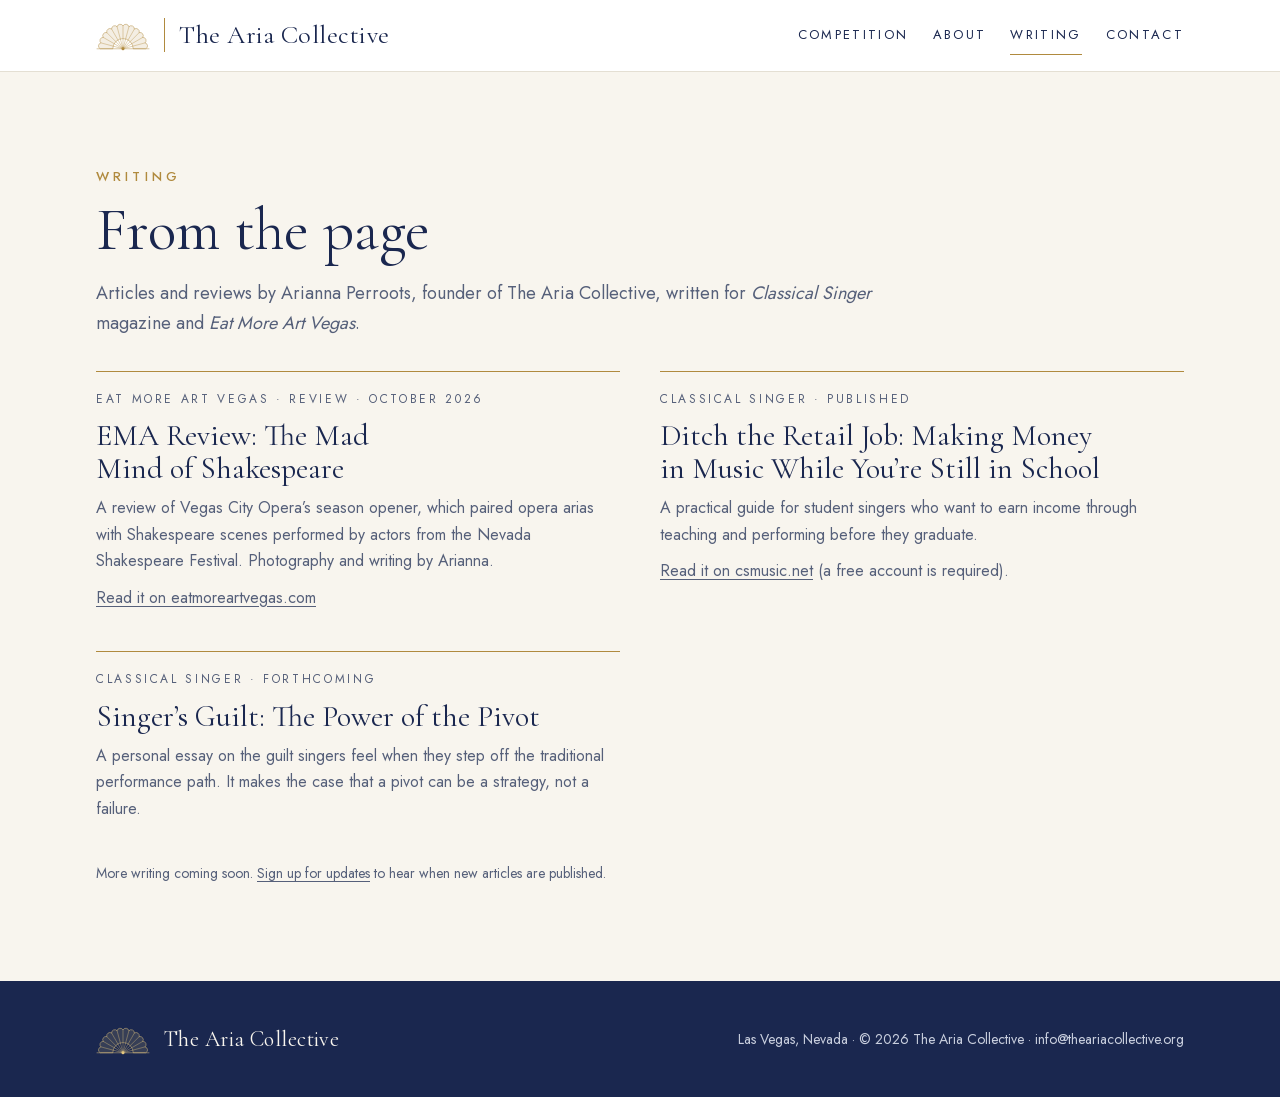
<file: writing/index.html>
<!DOCTYPE html><html lang="en" class="cormorant_garamond_cdc76cfb-module__98kDUG__variable jost_637c65d9-module__BKnG4W__variable"><head><meta charSet="utf-8"/><meta name="viewport" content="width=device-width, initial-scale=1"/><link rel="stylesheet" href="/assets/_root-of-the-server___10jbt3d._.css"/><link rel="stylesheet" href="/assets/src_app__public__website_0960iwm.css"/><meta name="theme-color" content="#1A274F"/><title>Writing · The Aria Collective</title><meta name="description" content="Articles and reviews by Arianna Perroots, founder of The Aria Collective, in Classical Singer magazine and Eat More Art Vegas."/><link rel="icon" href="/favicon.ico" sizes="48x48" type="image/x-icon"/><link rel="icon" href="/icon.svg" sizes="any" type="image/svg+xml"/><link rel="apple-touch-icon" href="/apple-icon.png" sizes="180x180" type="image/png"/><meta name="next-size-adjust" content=""/></head><body class="min-h-screen"><div hidden=""><!--$--><!--/$--></div><div class="ac-home"><svg width="0" height="0" style="position:absolute" aria-hidden="true"><defs><g id="fan"><path d="M14 96 A10.5 10.5 0 0 1 16.59 76.33 A10.5 10.5 0 0 1 24.18 58 A10.5 10.5 0 0 1 36.26 42.26 A10.5 10.5 0 0 1 52 30.18 A10.5 10.5 0 0 1 70.33 22.59 A10.5 10.5 0 0 1 90 20 A10.5 10.5 0 0 1 109.67 22.59 A10.5 10.5 0 0 1 128 30.18 A10.5 10.5 0 0 1 143.74 42.26 A10.5 10.5 0 0 1 155.82 58 A10.5 10.5 0 0 1 163.41 76.33 A10.5 10.5 0 0 1 166 96 L124 96 A34 34 0 0 0 56 96 Z" fill="currentColor" fill-opacity="0.14" stroke="currentColor" stroke-width="1.6" stroke-linejoin="round"></path><g stroke="currentColor" stroke-width="1.3" stroke-linecap="round"><line x1="90" y1="96" x2="16.59" y2="76.33"></line><line x1="90" y1="96" x2="24.18" y2="58"></line><line x1="90" y1="96" x2="36.26" y2="42.26"></line><line x1="90" y1="96" x2="52" y2="30.18"></line><line x1="90" y1="96" x2="70.33" y2="22.59"></line><line x1="90" y1="96" x2="90" y2="20"></line><line x1="90" y1="96" x2="109.67" y2="22.59"></line><line x1="90" y1="96" x2="128" y2="30.18"></line><line x1="90" y1="96" x2="143.74" y2="42.26"></line><line x1="90" y1="96" x2="155.82" y2="58"></line><line x1="90" y1="96" x2="163.41" y2="76.33"></line></g><circle cx="90" cy="96" r="5" fill="currentColor"></circle><line x1="2" y1="96" x2="178" y2="96" stroke="currentColor" stroke-width="1.6"></line></g></defs></svg><header class="site"><div class="wrap"><a class="brand" aria-label="The Aria Collective, home" href="/"><svg viewBox="0 0 180 104" style="color:var(--brass)" aria-hidden="true"><use href="#fan"></use></svg><i class="bar" aria-hidden="true"></i><span>The Aria Collective</span></a><nav class="site" aria-label="Main"><ul><li><a href="/competition/">Competition</a></li><li><a href="/about/">About</a></li><li><a aria-current="page" href="/writing/">Writing</a></li><li><a href="/#contact">Contact</a></li></ul></nav></div></header><main><section class="band" id="writing"><div class="wrap"><div class="section-head" style="max-width:760px"><div class="eyebrow">Writing</div><h1 class="about-h1">From the page</h1></div><p class="about-lede">Articles and reviews by Arianna Perroots, founder of The Aria Collective, written for <i>Classical Singer</i> magazine and <i>Eat More Art Vegas</i>.</p><div class="articles"><article><div class="pub">Eat More Art Vegas · Review · October 2026</div><h3><a href="https://www.eatmoreartvegas.com/post/ema-review-the-mad-mind-of-shakespeare" target="_blank" rel="noopener">EMA Review: The Mad Mind of Shakespeare</a></h3><p>A review of Vegas City Opera’s season opener, which paired opera arias with Shakespeare scenes performed by actors from the Nevada Shakespeare Festival. Photography and writing by Arianna.</p><p class="form-note"><a href="https://www.eatmoreartvegas.com/post/ema-review-the-mad-mind-of-shakespeare" target="_blank" rel="noopener">Read it on eatmoreartvegas.com</a></p></article><article><div class="pub">Classical Singer · Published</div><h3><a href="https://www.csmusic.net/content/ditch-the-retail-job-making-money-in-music-while-youre-still-in-school/" target="_blank" rel="noopener">Ditch the Retail Job: Making Money in Music While You’re Still in School</a></h3><p>A practical guide for student singers who want to earn income through teaching and performing before they graduate.</p><p class="form-note"><a href="https://www.csmusic.net/content/ditch-the-retail-job-making-money-in-music-while-youre-still-in-school/" target="_blank" rel="noopener">Read it on csmusic.net</a> (a free account is required).</p></article><article><div class="pub">Classical Singer · Forthcoming</div><h3>Singer’s Guilt: The Power of the Pivot</h3><p>A personal essay on the guilt singers feel when they step off the traditional performance path. It makes the case that a pivot can be a strategy, not a failure.</p></article></div><p class="form-note" style="margin-top:40px">More writing coming soon. <a href="/#contact">Sign up for updates</a> to hear when new articles are published.</p></div></section></main><footer class="site"><div class="wrap"><span class="brand"><svg viewBox="0 0 180 104" style="color:var(--gold)" aria-hidden="true"><use href="#fan"></use></svg><span>The Aria Collective</span></span><span>Las Vegas, Nevada · © <!-- -->2026<!-- --> The Aria Collective · info@theariacollective.org</span></div></footer></div><!--$--><!--/$--></body></html>
</file>
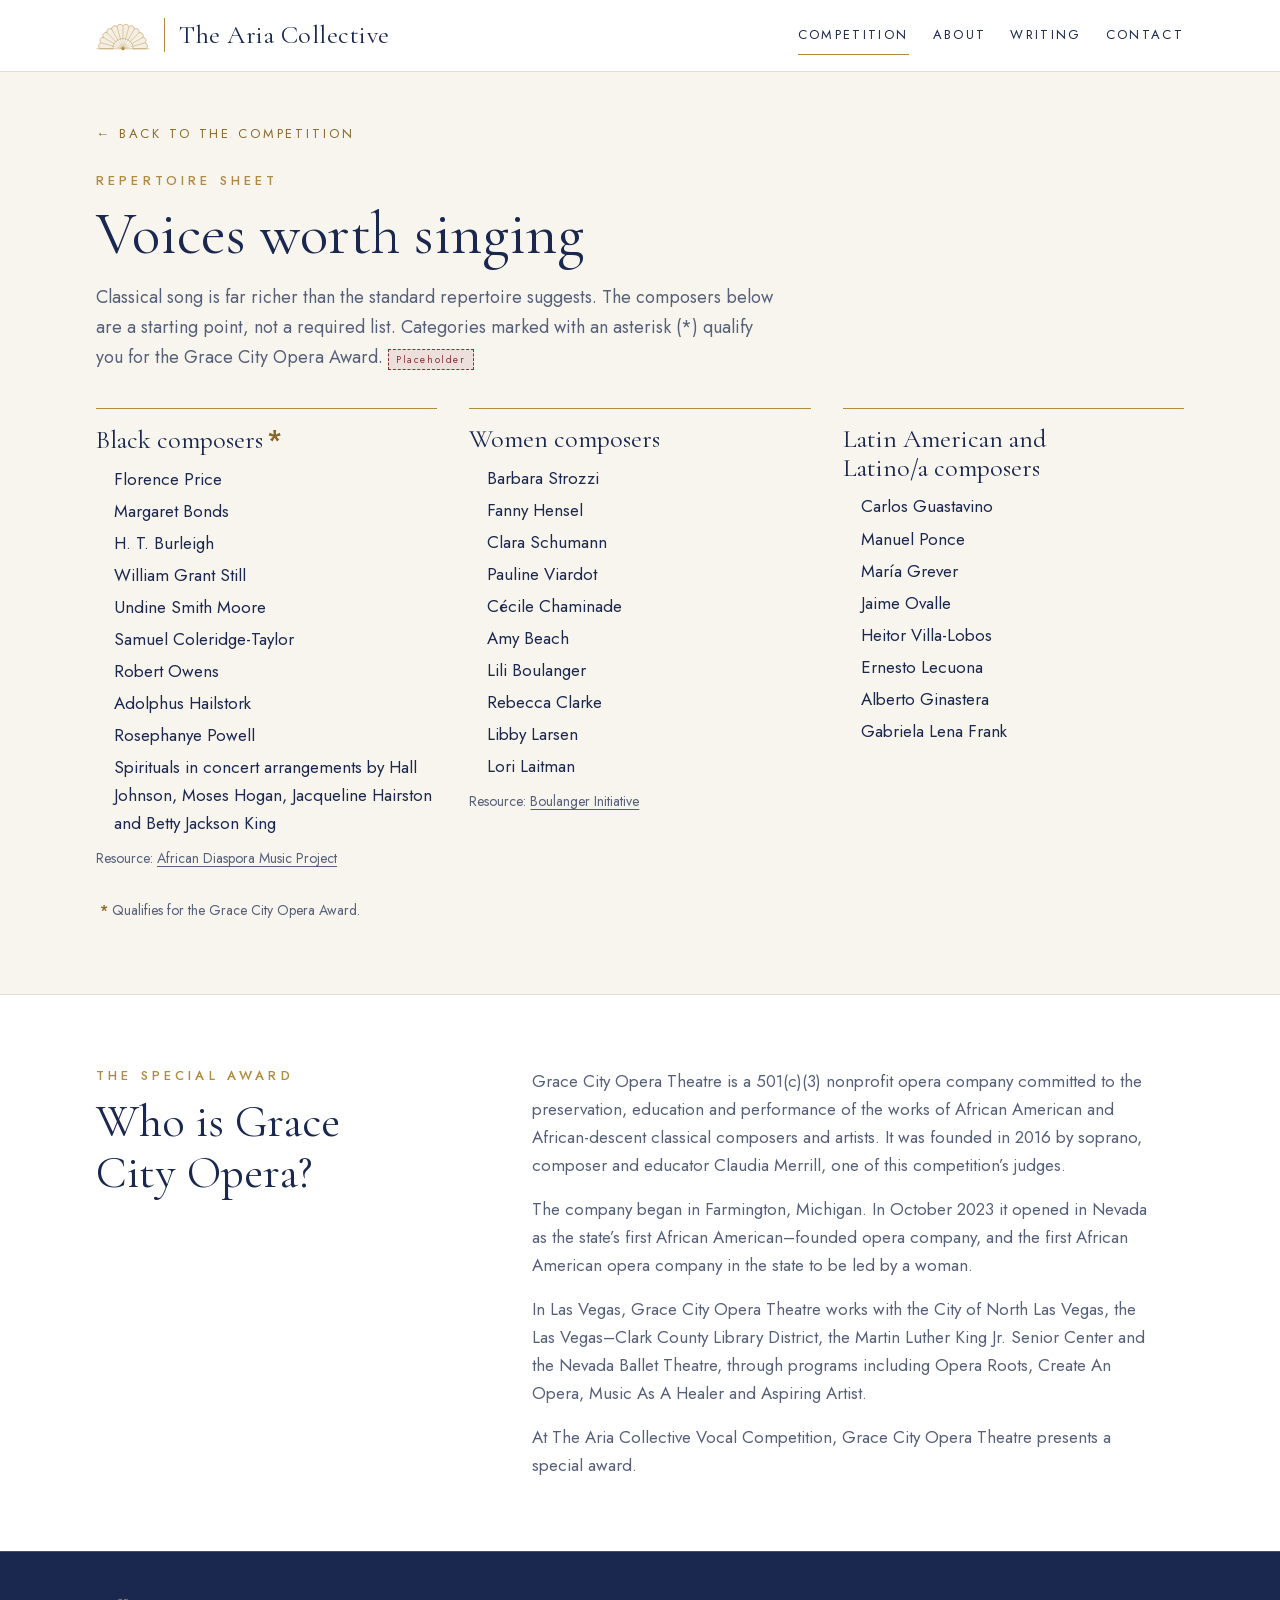
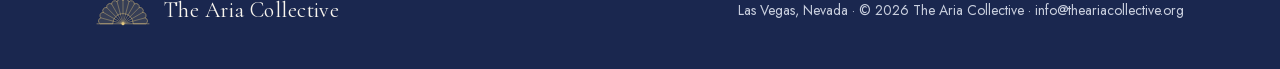
<file: competition/repertoire/index.html>
<!DOCTYPE html><html lang="en" class="cormorant_garamond_cdc76cfb-module__98kDUG__variable jost_637c65d9-module__BKnG4W__variable"><head><meta charSet="utf-8"/><meta name="viewport" content="width=device-width, initial-scale=1"/><link rel="stylesheet" href="/assets/_root-of-the-server___10jbt3d._.css"/><link rel="stylesheet" href="/assets/src_app__public__website_0960iwm.css"/><meta name="theme-color" content="#1A274F"/><title>Repertoire ideas · The Aria Collective Vocal Competition</title><meta name="description" content="Repertoire ideas for The Aria Collective Vocal Competition: composers worth singing, the Grace City Opera Award, and who Grace City Opera Theatre is."/><link rel="icon" href="/favicon.ico" sizes="48x48" type="image/x-icon"/><link rel="icon" href="/icon.svg" sizes="any" type="image/svg+xml"/><link rel="apple-touch-icon" href="/apple-icon.png" sizes="180x180" type="image/png"/><meta name="next-size-adjust" content=""/></head><body class="min-h-screen"><div hidden=""><!--$--><!--/$--></div><div class="ac-comp"><svg width="0" height="0" style="position:absolute" aria-hidden="true"><defs><g id="fan"><path d="M14 96 A10.5 10.5 0 0 1 16.59 76.33 A10.5 10.5 0 0 1 24.18 58 A10.5 10.5 0 0 1 36.26 42.26 A10.5 10.5 0 0 1 52 30.18 A10.5 10.5 0 0 1 70.33 22.59 A10.5 10.5 0 0 1 90 20 A10.5 10.5 0 0 1 109.67 22.59 A10.5 10.5 0 0 1 128 30.18 A10.5 10.5 0 0 1 143.74 42.26 A10.5 10.5 0 0 1 155.82 58 A10.5 10.5 0 0 1 163.41 76.33 A10.5 10.5 0 0 1 166 96 L124 96 A34 34 0 0 0 56 96 Z" fill="currentColor" fill-opacity="0.14" stroke="currentColor" stroke-width="1.6" stroke-linejoin="round"></path><g stroke="currentColor" stroke-width="1.3" stroke-linecap="round"><line x1="90" y1="96" x2="16.59" y2="76.33"></line><line x1="90" y1="96" x2="24.18" y2="58"></line><line x1="90" y1="96" x2="36.26" y2="42.26"></line><line x1="90" y1="96" x2="52" y2="30.18"></line><line x1="90" y1="96" x2="70.33" y2="22.59"></line><line x1="90" y1="96" x2="90" y2="20"></line><line x1="90" y1="96" x2="109.67" y2="22.59"></line><line x1="90" y1="96" x2="128" y2="30.18"></line><line x1="90" y1="96" x2="143.74" y2="42.26"></line><line x1="90" y1="96" x2="155.82" y2="58"></line><line x1="90" y1="96" x2="163.41" y2="76.33"></line></g><circle cx="90" cy="96" r="5" fill="currentColor"></circle><line x1="2" y1="96" x2="178" y2="96" stroke="currentColor" stroke-width="1.6"></line></g></defs></svg><header class="site"><div class="wrap"><a class="brand" aria-label="The Aria Collective, home" href="/"><svg viewBox="0 0 180 104" style="color:var(--brass)" aria-hidden="true"><use href="#fan"></use></svg><i class="bar" aria-hidden="true"></i><span>The Aria Collective</span></a><nav class="site" aria-label="Main"><ul><li><a aria-current="page" href="/competition/">Competition</a></li><li><a href="/about/">About</a></li><li><a href="/writing/">Writing</a></li><li><a href="/#contact">Contact</a></li></ul></nav></div></header><main class="bio-page"><div class="wrap"><a class="back-link" href="/competition/#repertoire">← Back to the competition</a><div class="section-head" style="margin-top:16px"><div class="eyebrow">Repertoire sheet</div><h1 class="page-h1">Voices worth singing</h1></div><p class="page-lede">Classical song is far richer than the standard repertoire suggests. The composers below are a starting point, not a required list. Categories marked with an asterisk (*) qualify you for the Grace City Opera Award. <span class="draft-tag">Placeholder</span></p><div class="rep-grid"><div class="rep"><h2 class="rep-h">Black composers<span class="gco-star" title="Qualifies for the Grace City Opera Award">*</span></h2><ul><li>Florence Price</li><li>Margaret Bonds</li><li>H. T. Burleigh</li><li>William Grant Still</li><li>Undine Smith Moore</li><li>Samuel Coleridge-Taylor</li><li>Robert Owens</li><li>Adolphus Hailstork</li><li>Rosephanye Powell</li><li>Spirituals in concert arrangements by Hall Johnson, Moses Hogan, Jacqueline Hairston and Betty Jackson King</li></ul><p class="res">Resource: <a href="https://www.africandiasporamusicproject.org" target="_blank" rel="noopener">African Diaspora Music Project</a></p></div><div class="rep"><h2 class="rep-h">Women composers</h2><ul><li>Barbara Strozzi</li><li>Fanny Hensel</li><li>Clara Schumann</li><li>Pauline Viardot</li><li>Cécile Chaminade</li><li>Amy Beach</li><li>Lili Boulanger</li><li>Rebecca Clarke</li><li>Libby Larsen</li><li>Lori Laitman</li></ul><p class="res">Resource: <a href="https://www.boulangerinitiative.org" target="_blank" rel="noopener">Boulanger Initiative</a></p></div><div class="rep"><h2 class="rep-h">Latin American and Latino/a composers</h2><ul><li>Carlos Guastavino</li><li>Manuel Ponce</li><li>María Grever</li><li>Jaime Ovalle</li><li>Heitor Villa-Lobos</li><li>Ernesto Lecuona</li><li>Alberto Ginastera</li><li>Gabriela Lena Frank</li></ul></div></div><p class="gco-legend"><span class="gco-star">*</span> Qualifies for the Grace City Opera Award.</p></div><section class="gco" id="grace-city-opera"><div class="wrap split"><div class="section-head"><div class="eyebrow">The special award</div><h2>Who is Grace City Opera?</h2></div><div class="prose"><p>Grace City Opera Theatre is a 501(c)(3) nonprofit opera company committed to the preservation, education and performance of the works of African American and African-descent classical composers and artists. It was founded in 2016 by soprano, composer and educator Claudia Merrill, one of this competition’s judges.</p><p>The company began in Farmington, Michigan. In October 2023 it opened in Nevada as the state’s first African American–founded opera company, and the first African American opera company in the state to be led by a woman.</p><p>In Las Vegas, Grace City Opera Theatre works with the City of North Las Vegas, the Las Vegas–Clark County Library District, the Martin Luther King Jr. Senior Center and the Nevada Ballet Theatre, through programs including Opera Roots, Create An Opera, Music As A Healer and Aspiring Artist.</p><p>At <!-- -->The Aria Collective Vocal Competition<!-- -->, Grace City Opera Theatre presents a special award.</p></div></div></section></main><footer class="site"><div class="wrap"><span class="brand"><svg viewBox="0 0 180 104" style="color:var(--gold)" aria-hidden="true"><use href="#fan"></use></svg><span>The Aria Collective</span></span><span>Las Vegas, Nevada · © <!-- -->2026<!-- --> The Aria Collective · info@theariacollective.org</span></div></footer></div><!--$--><!--/$--></body></html>
</file>
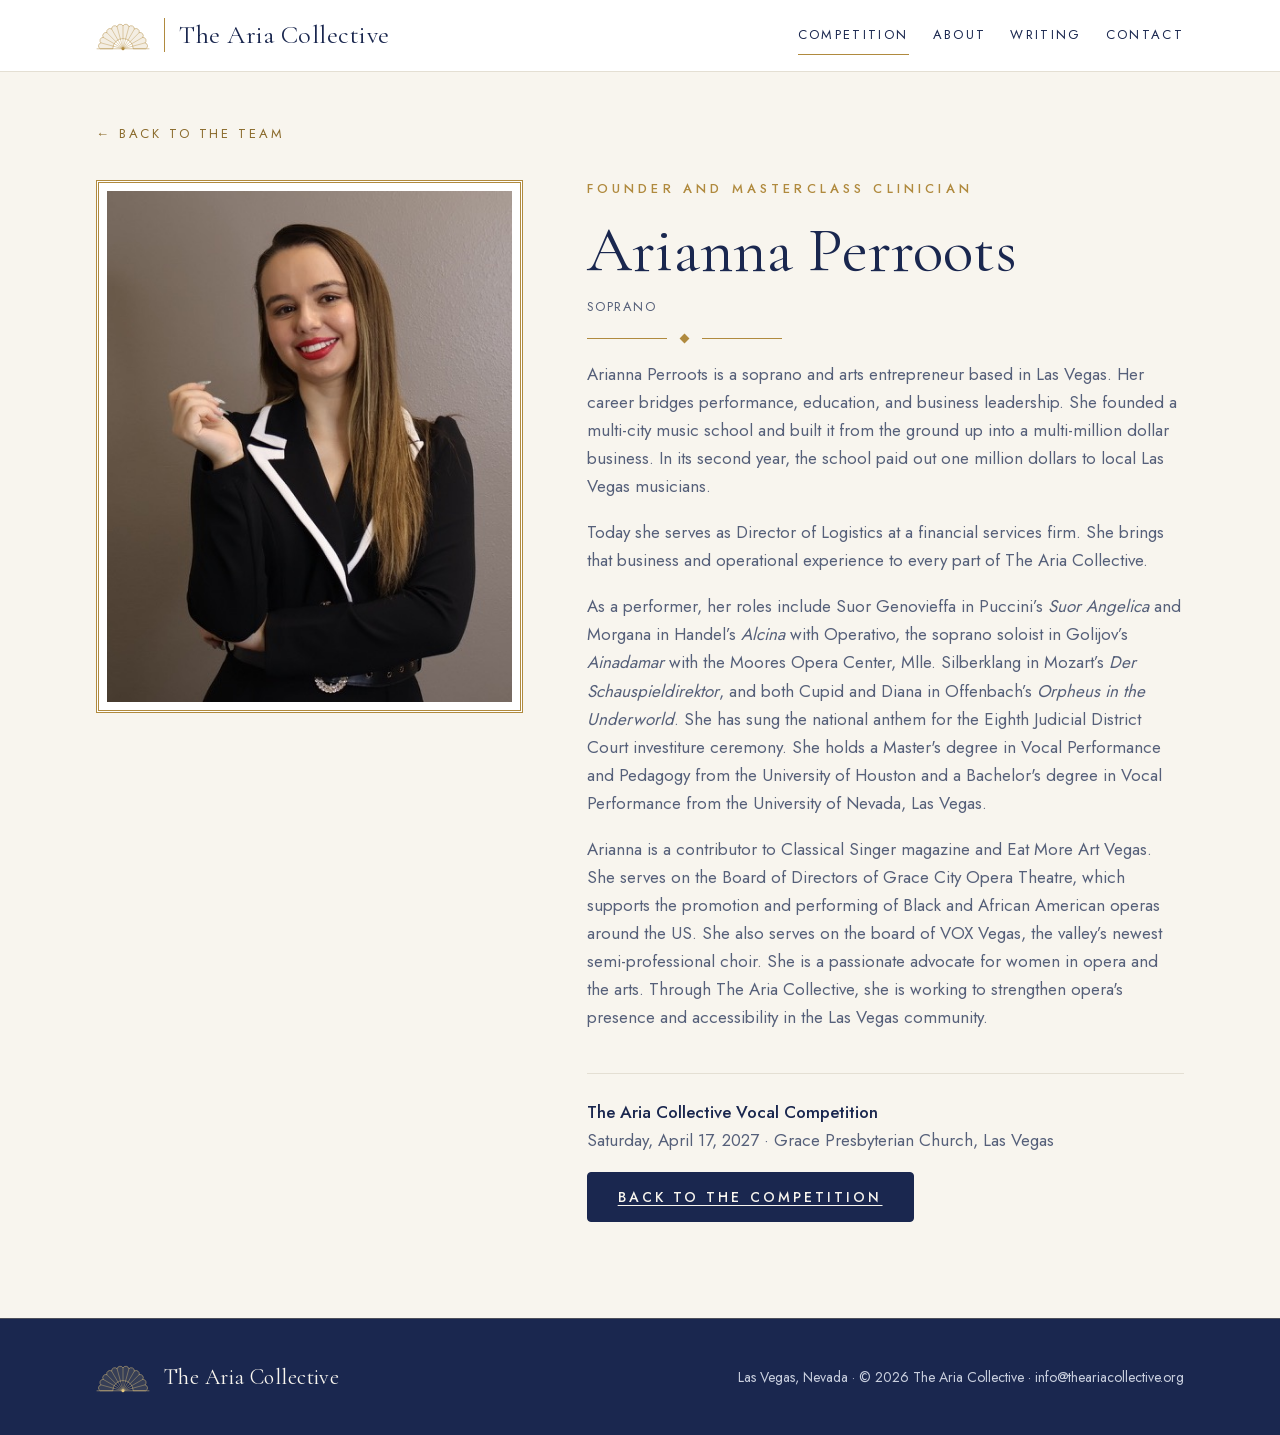
<file: competition/team/arianna-perroots/index.html>
<!DOCTYPE html><html lang="en" class="cormorant_garamond_cdc76cfb-module__98kDUG__variable jost_637c65d9-module__BKnG4W__variable"><head><meta charSet="utf-8"/><meta name="viewport" content="width=device-width, initial-scale=1"/><link rel="stylesheet" href="/assets/_root-of-the-server___10jbt3d._.css"/><link rel="stylesheet" href="/assets/src_app__public__website_0960iwm.css"/><meta name="theme-color" content="#1A274F"/><title>Arianna Perroots, Founder and Masterclass Clinician · The Aria Collective Vocal Competition</title><meta name="description" content="Arianna Perroots, Founder and Masterclass Clinician, The Aria Collective Vocal Competition, Saturday, April 17, 2027."/><link rel="icon" href="/favicon.ico" sizes="48x48" type="image/x-icon"/><link rel="icon" href="/icon.svg" sizes="any" type="image/svg+xml"/><link rel="apple-touch-icon" href="/apple-icon.png" sizes="180x180" type="image/png"/><meta name="next-size-adjust" content=""/></head><body class="min-h-screen"><div hidden=""><!--$--><!--/$--></div><div class="ac-comp"><svg width="0" height="0" style="position:absolute" aria-hidden="true"><defs><g id="fan"><path d="M14 96 A10.5 10.5 0 0 1 16.59 76.33 A10.5 10.5 0 0 1 24.18 58 A10.5 10.5 0 0 1 36.26 42.26 A10.5 10.5 0 0 1 52 30.18 A10.5 10.5 0 0 1 70.33 22.59 A10.5 10.5 0 0 1 90 20 A10.5 10.5 0 0 1 109.67 22.59 A10.5 10.5 0 0 1 128 30.18 A10.5 10.5 0 0 1 143.74 42.26 A10.5 10.5 0 0 1 155.82 58 A10.5 10.5 0 0 1 163.41 76.33 A10.5 10.5 0 0 1 166 96 L124 96 A34 34 0 0 0 56 96 Z" fill="currentColor" fill-opacity="0.14" stroke="currentColor" stroke-width="1.6" stroke-linejoin="round"></path><g stroke="currentColor" stroke-width="1.3" stroke-linecap="round"><line x1="90" y1="96" x2="16.59" y2="76.33"></line><line x1="90" y1="96" x2="24.18" y2="58"></line><line x1="90" y1="96" x2="36.26" y2="42.26"></line><line x1="90" y1="96" x2="52" y2="30.18"></line><line x1="90" y1="96" x2="70.33" y2="22.59"></line><line x1="90" y1="96" x2="90" y2="20"></line><line x1="90" y1="96" x2="109.67" y2="22.59"></line><line x1="90" y1="96" x2="128" y2="30.18"></line><line x1="90" y1="96" x2="143.74" y2="42.26"></line><line x1="90" y1="96" x2="155.82" y2="58"></line><line x1="90" y1="96" x2="163.41" y2="76.33"></line></g><circle cx="90" cy="96" r="5" fill="currentColor"></circle><line x1="2" y1="96" x2="178" y2="96" stroke="currentColor" stroke-width="1.6"></line></g></defs></svg><header class="site"><div class="wrap"><a class="brand" aria-label="The Aria Collective, home" href="/"><svg viewBox="0 0 180 104" style="color:var(--brass)" aria-hidden="true"><use href="#fan"></use></svg><i class="bar" aria-hidden="true"></i><span>The Aria Collective</span></a><nav class="site" aria-label="Main"><ul><li><a aria-current="page" href="/competition/">Competition</a></li><li><a href="/about/">About</a></li><li><a href="/writing/">Writing</a></li><li><a href="/#contact">Contact</a></li></ul></nav></div></header><main class="bio-page"><div class="wrap"><a class="back-link" href="/competition/#team">← Back to the team</a><div class="bio-grid"><img class="bio-photo" src="/site/img/arianna-perroots-portrait.jpg" alt="Headshot of Arianna Perroots" loading="lazy"/><article class="bio-text"><div class="eyebrow">Founder and Masterclass Clinician</div><h1>Arianna Perroots</h1><p class="judge-role">Soprano</p><div class="ornament" aria-hidden="true"><i></i><b></b><i></i></div><p>Arianna Perroots is a soprano and arts entrepreneur based in Las Vegas. Her career bridges performance, education, and business leadership. She founded a multi-city music school and built it from the ground up into a multi-million dollar business. In its second year, the school paid out one million dollars to local Las Vegas musicians.</p><p>Today she serves as Director of Logistics at a financial services firm. She brings that business and operational experience to every part of The Aria Collective.</p><p>As a performer, her roles include Suor Genovieffa in Puccini’s <i>Suor Angelica</i> and Morgana in Handel’s <i>Alcina</i> with Operativo, the soprano soloist in Golijov’s <i>Ainadamar</i> with the Moores Opera Center, Mlle. Silberklang in Mozart’s <i>Der Schauspieldirektor</i>, and both Cupid and Diana in Offenbach’s <i>Orpheus in the Underworld</i>. She has sung the national anthem for the Eighth Judicial District Court investiture ceremony. She holds a Master&#x27;s degree in Vocal Performance and Pedagogy from the University of Houston and a Bachelor&#x27;s degree in Vocal Performance from the University of Nevada, Las Vegas.</p><p>Arianna is a contributor to Classical Singer magazine and Eat More Art Vegas. She serves on the Board of Directors of Grace City Opera Theatre, which supports the promotion and performing of Black and African American operas around the US. She also serves on the board of VOX Vegas, the valley’s newest semi-professional choir. She is a passionate advocate for women in opera and the arts. Through The Aria Collective, she is working to strengthen opera&#x27;s presence and accessibility in the Las Vegas community.</p><div class="bio-foot"><p><strong style="color:var(--sapphire);font-weight:500">The Aria Collective Vocal Competition</strong><br/>Saturday, April 17, 2027<!-- --> · <!-- -->Grace Presbyterian Church<!-- -->, Las Vegas</p></div><div><a class="btn dark" href="/competition/#team">Back to the competition</a></div></article></div></div></main><footer class="site"><div class="wrap"><span class="brand"><svg viewBox="0 0 180 104" style="color:var(--gold)" aria-hidden="true"><use href="#fan"></use></svg><span>The Aria Collective</span></span><span>Las Vegas, Nevada · © <!-- -->2026<!-- --> The Aria Collective · info@theariacollective.org</span></div></footer></div><!--$--><!--/$--></body></html>
</file>
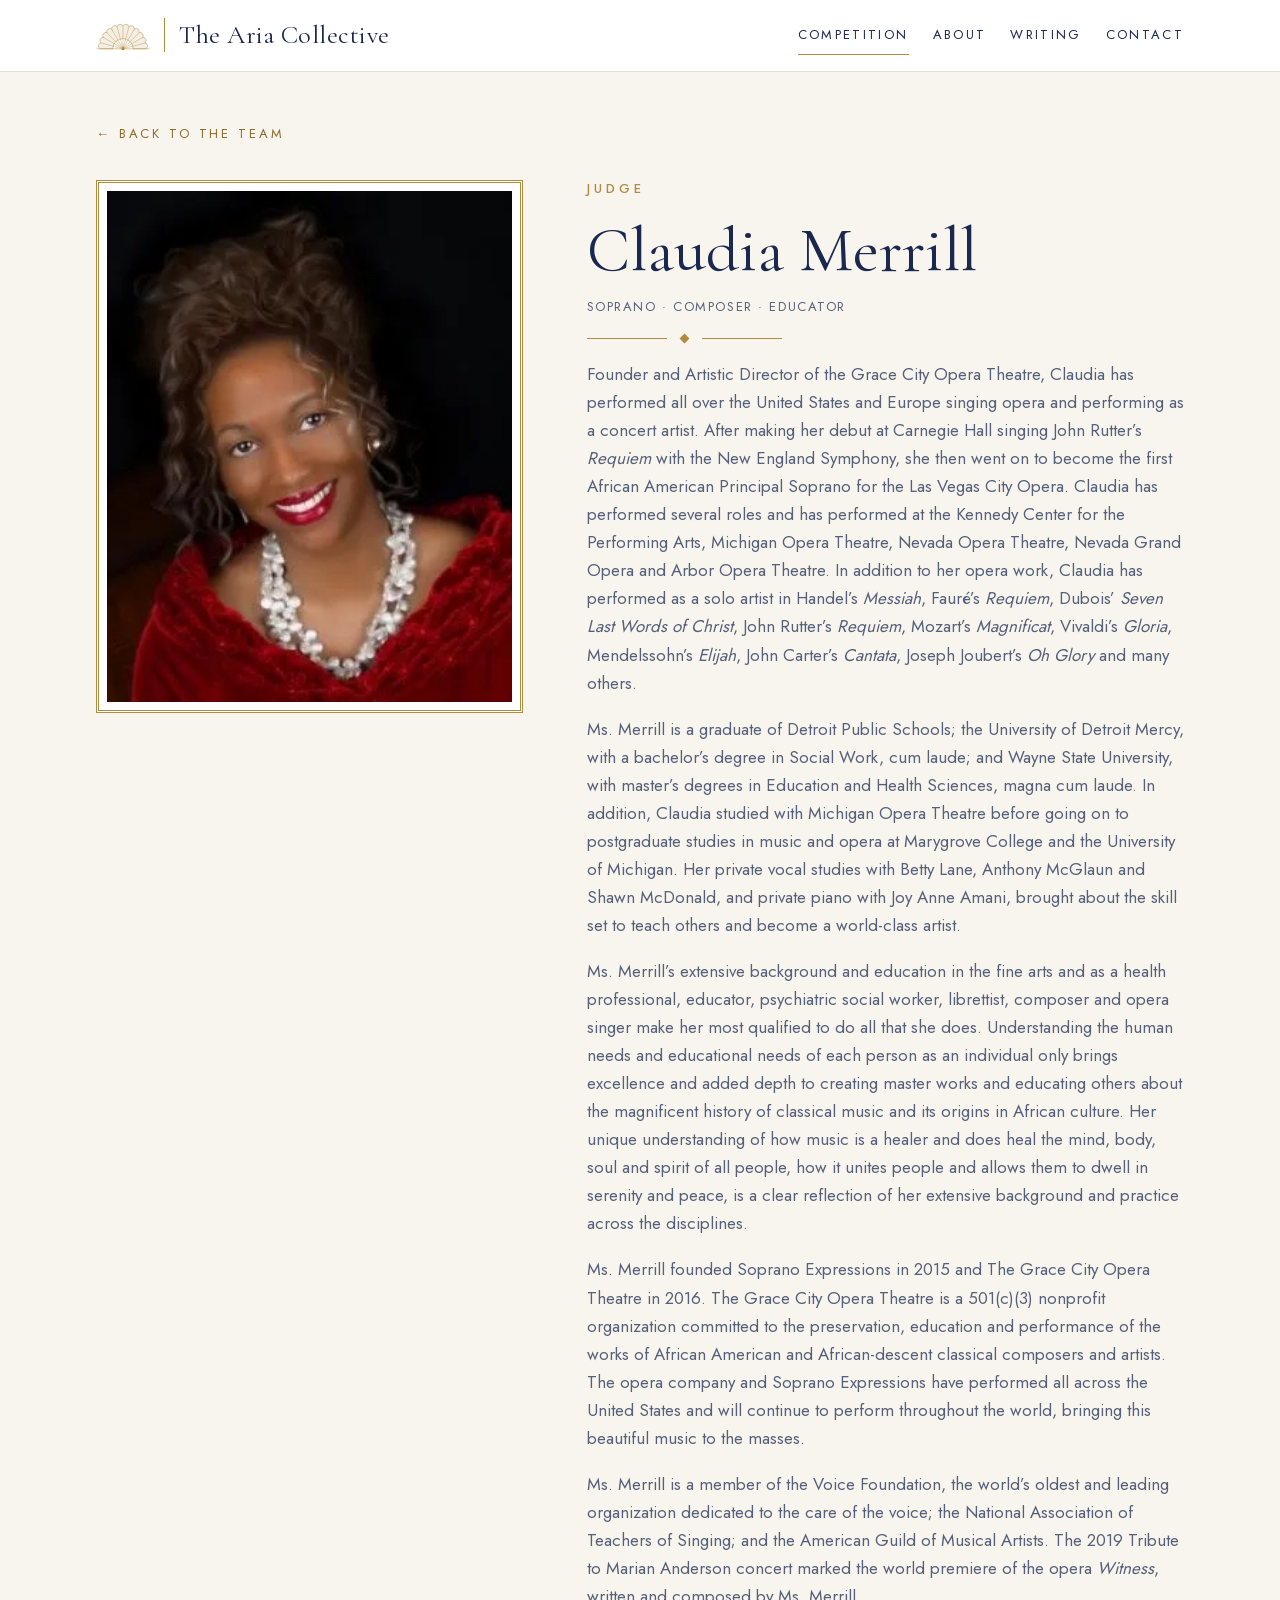
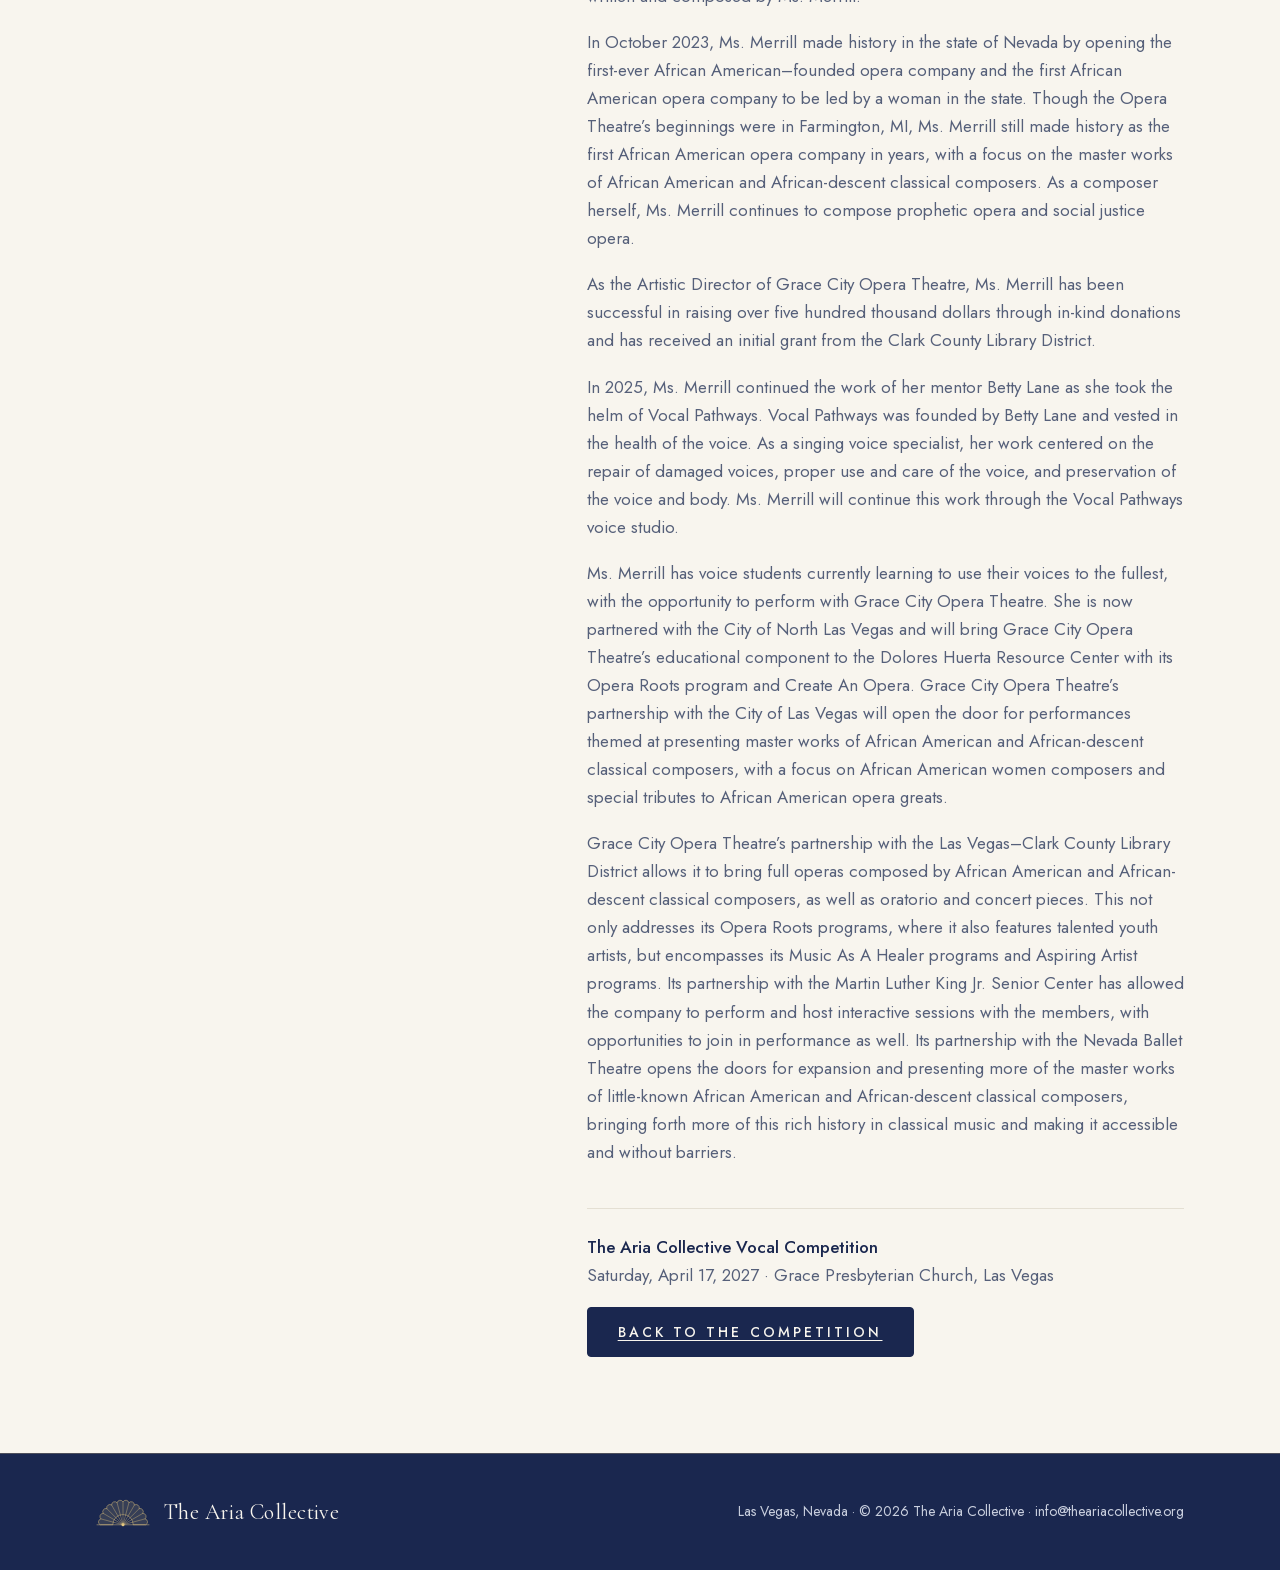
<file: competition/team/claudia-merrill/index.html>
<!DOCTYPE html><html lang="en" class="cormorant_garamond_cdc76cfb-module__98kDUG__variable jost_637c65d9-module__BKnG4W__variable"><head><meta charSet="utf-8"/><meta name="viewport" content="width=device-width, initial-scale=1"/><link rel="stylesheet" href="/assets/_root-of-the-server___10jbt3d._.css"/><link rel="stylesheet" href="/assets/src_app__public__website_0960iwm.css"/><meta name="theme-color" content="#1A274F"/><title>Claudia Merrill, Judge · The Aria Collective Vocal Competition</title><meta name="description" content="Claudia Merrill, Judge, The Aria Collective Vocal Competition, Saturday, April 17, 2027."/><link rel="icon" href="/favicon.ico" sizes="48x48" type="image/x-icon"/><link rel="icon" href="/icon.svg" sizes="any" type="image/svg+xml"/><link rel="apple-touch-icon" href="/apple-icon.png" sizes="180x180" type="image/png"/><meta name="next-size-adjust" content=""/></head><body class="min-h-screen"><div hidden=""><!--$--><!--/$--></div><div class="ac-comp"><svg width="0" height="0" style="position:absolute" aria-hidden="true"><defs><g id="fan"><path d="M14 96 A10.5 10.5 0 0 1 16.59 76.33 A10.5 10.5 0 0 1 24.18 58 A10.5 10.5 0 0 1 36.26 42.26 A10.5 10.5 0 0 1 52 30.18 A10.5 10.5 0 0 1 70.33 22.59 A10.5 10.5 0 0 1 90 20 A10.5 10.5 0 0 1 109.67 22.59 A10.5 10.5 0 0 1 128 30.18 A10.5 10.5 0 0 1 143.74 42.26 A10.5 10.5 0 0 1 155.82 58 A10.5 10.5 0 0 1 163.41 76.33 A10.5 10.5 0 0 1 166 96 L124 96 A34 34 0 0 0 56 96 Z" fill="currentColor" fill-opacity="0.14" stroke="currentColor" stroke-width="1.6" stroke-linejoin="round"></path><g stroke="currentColor" stroke-width="1.3" stroke-linecap="round"><line x1="90" y1="96" x2="16.59" y2="76.33"></line><line x1="90" y1="96" x2="24.18" y2="58"></line><line x1="90" y1="96" x2="36.26" y2="42.26"></line><line x1="90" y1="96" x2="52" y2="30.18"></line><line x1="90" y1="96" x2="70.33" y2="22.59"></line><line x1="90" y1="96" x2="90" y2="20"></line><line x1="90" y1="96" x2="109.67" y2="22.59"></line><line x1="90" y1="96" x2="128" y2="30.18"></line><line x1="90" y1="96" x2="143.74" y2="42.26"></line><line x1="90" y1="96" x2="155.82" y2="58"></line><line x1="90" y1="96" x2="163.41" y2="76.33"></line></g><circle cx="90" cy="96" r="5" fill="currentColor"></circle><line x1="2" y1="96" x2="178" y2="96" stroke="currentColor" stroke-width="1.6"></line></g></defs></svg><header class="site"><div class="wrap"><a class="brand" aria-label="The Aria Collective, home" href="/"><svg viewBox="0 0 180 104" style="color:var(--brass)" aria-hidden="true"><use href="#fan"></use></svg><i class="bar" aria-hidden="true"></i><span>The Aria Collective</span></a><nav class="site" aria-label="Main"><ul><li><a aria-current="page" href="/competition/">Competition</a></li><li><a href="/about/">About</a></li><li><a href="/writing/">Writing</a></li><li><a href="/#contact">Contact</a></li></ul></nav></div></header><main class="bio-page"><div class="wrap"><a class="back-link" href="/competition/#team">← Back to the team</a><div class="bio-grid"><img class="bio-photo" src="/site/img/team/claudia-merrill.jpg" alt="Headshot of Claudia Merrill" loading="lazy"/><article class="bio-text"><div class="eyebrow">Judge</div><h1>Claudia Merrill</h1><p class="judge-role">Soprano · Composer · Educator</p><div class="ornament" aria-hidden="true"><i></i><b></b><i></i></div><p>Founder and Artistic Director of the Grace City Opera Theatre, Claudia has performed all over the United States and Europe singing opera and performing as a concert artist. After making her debut at Carnegie Hall singing John Rutter’s <i>Requiem</i> with the New England Symphony, she then went on to become the first African American Principal Soprano for the Las Vegas City Opera. Claudia has performed several roles and has performed at the Kennedy Center for the Performing Arts, Michigan Opera Theatre, Nevada Opera Theatre, Nevada Grand Opera and Arbor Opera Theatre. In addition to her opera work, Claudia has performed as a solo artist in Handel’s <i>Messiah</i>, Fauré’s <i>Requiem</i>, Dubois’ <i>Seven Last Words of Christ</i>, John Rutter’s <i>Requiem</i>, Mozart’s <i>Magnificat</i>, Vivaldi’s <i>Gloria</i>, Mendelssohn’s <i>Elijah</i>, John Carter’s <i>Cantata</i>, Joseph Joubert’s <i>Oh Glory</i> and many others.</p><p>Ms. Merrill is a graduate of Detroit Public Schools; the University of Detroit Mercy, with a bachelor’s degree in Social Work, cum laude; and Wayne State University, with master’s degrees in Education and Health Sciences, magna cum laude. In addition, Claudia studied with Michigan Opera Theatre before going on to postgraduate studies in music and opera at Marygrove College and the University of Michigan. Her private vocal studies with Betty Lane, Anthony McGlaun and Shawn McDonald, and private piano with Joy Anne Amani, brought about the skill set to teach others and become a world-class artist.</p><p>Ms. Merrill’s extensive background and education in the fine arts and as a health professional, educator, psychiatric social worker, librettist, composer and opera singer make her most qualified to do all that she does. Understanding the human needs and educational needs of each person as an individual only brings excellence and added depth to creating master works and educating others about the magnificent history of classical music and its origins in African culture. Her unique understanding of how music is a healer and does heal the mind, body, soul and spirit of all people, how it unites people and allows them to dwell in serenity and peace, is a clear reflection of her extensive background and practice across the disciplines.</p><p>Ms. Merrill founded Soprano Expressions in 2015 and The Grace City Opera Theatre in 2016. The Grace City Opera Theatre is a 501(c)(3) nonprofit organization committed to the preservation, education and performance of the works of African American and African-descent classical composers and artists. The opera company and Soprano Expressions have performed all across the United States and will continue to perform throughout the world, bringing this beautiful music to the masses.</p><p>Ms. Merrill is a member of the Voice Foundation, the world’s oldest and leading organization dedicated to the care of the voice; the National Association of Teachers of Singing; and the American Guild of Musical Artists. The 2019 Tribute to Marian Anderson concert marked the world premiere of the opera <i>Witness</i>, written and composed by Ms. Merrill.</p><p>In October 2023, Ms. Merrill made history in the state of Nevada by opening the first-ever African American–founded opera company and the first African American opera company to be led by a woman in the state. Though the Opera Theatre’s beginnings were in Farmington, MI, Ms. Merrill still made history as the first African American opera company in years, with a focus on the master works of African American and African-descent classical composers. As a composer herself, Ms. Merrill continues to compose prophetic opera and social justice opera.</p><p>As the Artistic Director of Grace City Opera Theatre, Ms. Merrill has been successful in raising over five hundred thousand dollars through in-kind donations and has received an initial grant from the Clark County Library District.</p><p>In 2025, Ms. Merrill continued the work of her mentor Betty Lane as she took the helm of Vocal Pathways. Vocal Pathways was founded by Betty Lane and vested in the health of the voice. As a singing voice specialist, her work centered on the repair of damaged voices, proper use and care of the voice, and preservation of the voice and body. Ms. Merrill will continue this work through the Vocal Pathways voice studio.</p><p>Ms. Merrill has voice students currently learning to use their voices to the fullest, with the opportunity to perform with Grace City Opera Theatre. She is now partnered with the City of North Las Vegas and will bring Grace City Opera Theatre’s educational component to the Dolores Huerta Resource Center with its Opera Roots program and Create An Opera. Grace City Opera Theatre’s partnership with the City of Las Vegas will open the door for performances themed at presenting master works of African American and African-descent classical composers, with a focus on African American women composers and special tributes to African American opera greats.</p><p>Grace City Opera Theatre’s partnership with the Las Vegas–Clark County Library District allows it to bring full operas composed by African American and African-descent classical composers, as well as oratorio and concert pieces. This not only addresses its Opera Roots programs, where it also features talented youth artists, but encompasses its Music As A Healer programs and Aspiring Artist programs. Its partnership with the Martin Luther King Jr. Senior Center has allowed the company to perform and host interactive sessions with the members, with opportunities to join in performance as well. Its partnership with the Nevada Ballet Theatre opens the doors for expansion and presenting more of the master works of little-known African American and African-descent classical composers, bringing forth more of this rich history in classical music and making it accessible and without barriers.</p><div class="bio-foot"><p><strong style="color:var(--sapphire);font-weight:500">The Aria Collective Vocal Competition</strong><br/>Saturday, April 17, 2027<!-- --> · <!-- -->Grace Presbyterian Church<!-- -->, Las Vegas</p></div><div><a class="btn dark" href="/competition/#team">Back to the competition</a></div></article></div></div></main><footer class="site"><div class="wrap"><span class="brand"><svg viewBox="0 0 180 104" style="color:var(--gold)" aria-hidden="true"><use href="#fan"></use></svg><span>The Aria Collective</span></span><span>Las Vegas, Nevada · © <!-- -->2026<!-- --> The Aria Collective · info@theariacollective.org</span></div></footer></div><!--$--><!--/$--></body></html>
</file>
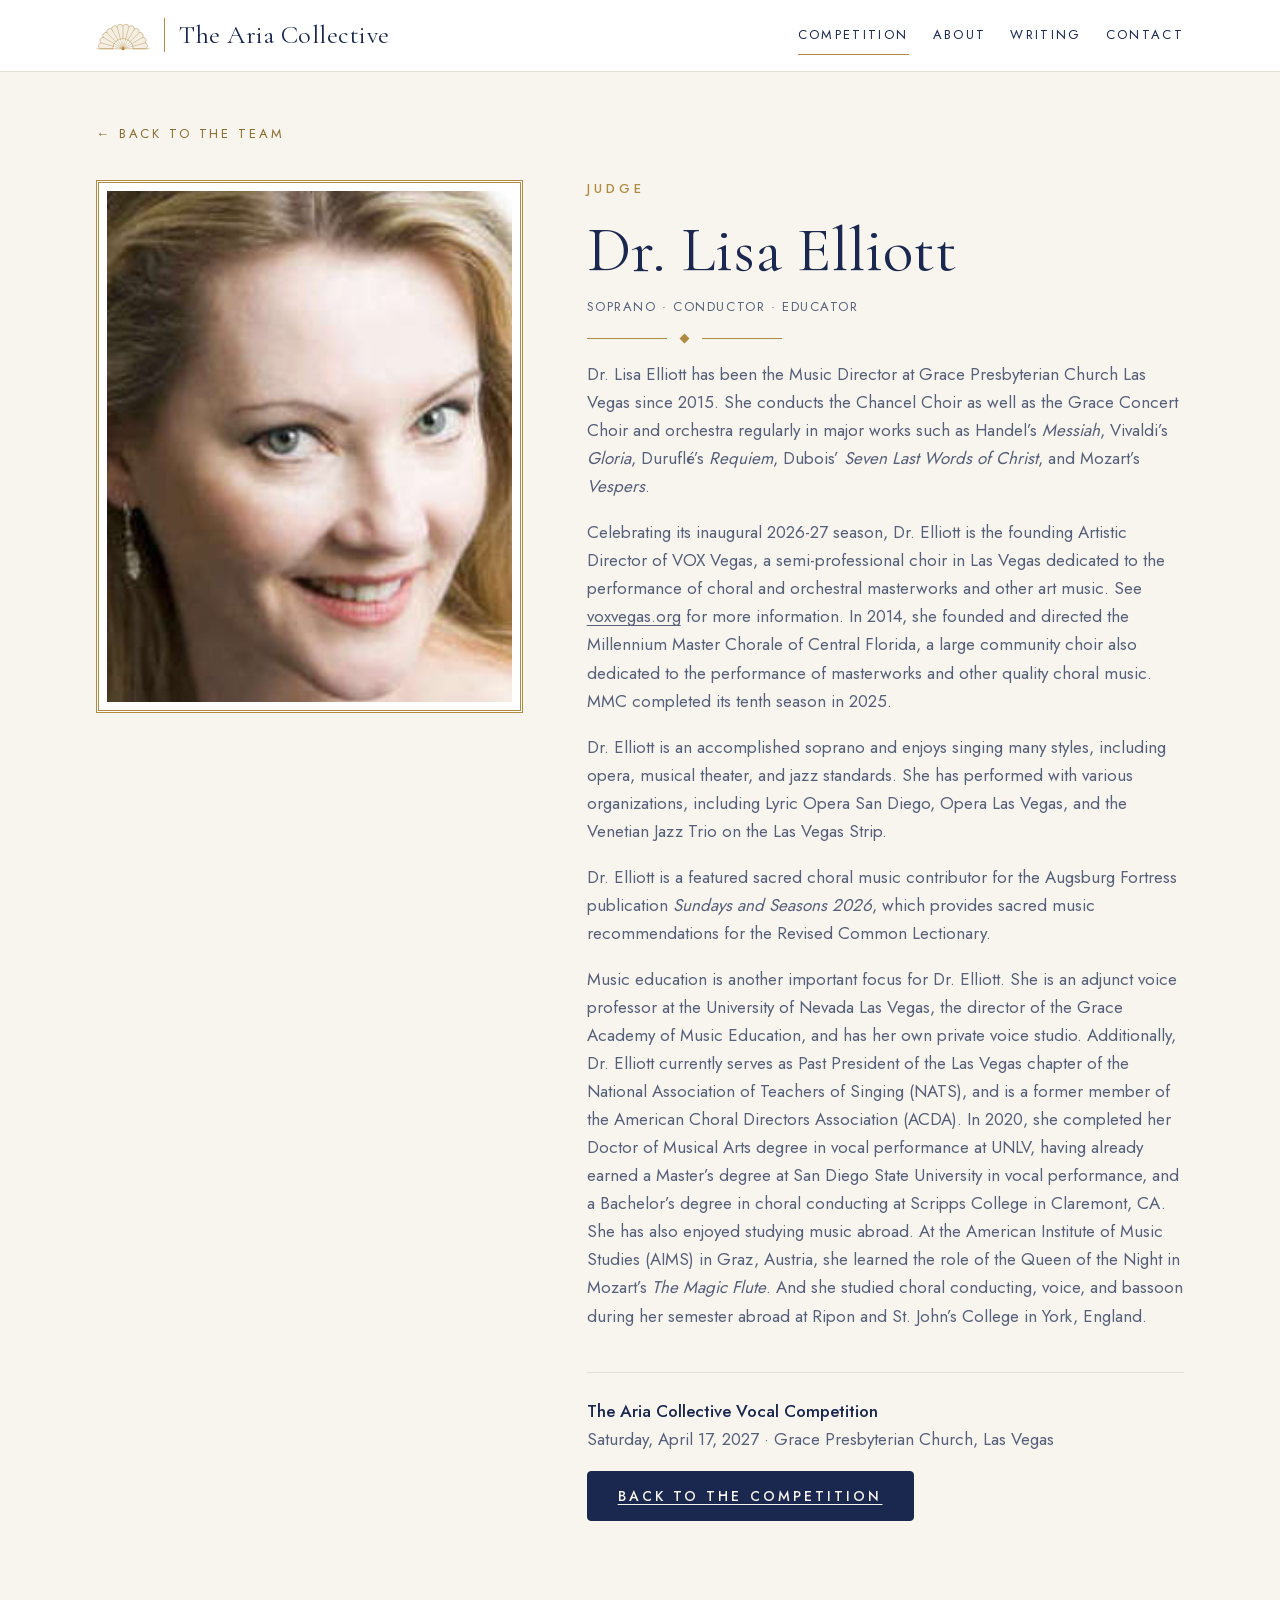
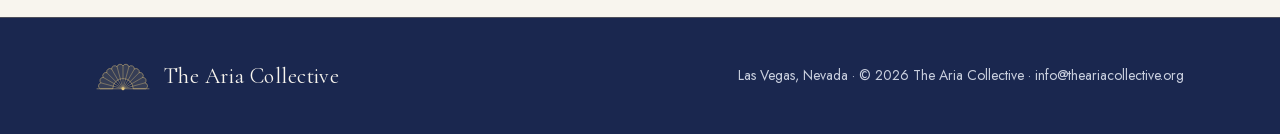
<file: competition/team/lisa-elliott/index.html>
<!DOCTYPE html><html lang="en" class="cormorant_garamond_cdc76cfb-module__98kDUG__variable jost_637c65d9-module__BKnG4W__variable"><head><meta charSet="utf-8"/><meta name="viewport" content="width=device-width, initial-scale=1"/><link rel="stylesheet" href="/assets/_root-of-the-server___10jbt3d._.css"/><link rel="stylesheet" href="/assets/src_app__public__website_0960iwm.css"/><meta name="theme-color" content="#1A274F"/><title>Dr. Lisa Elliott, Judge · The Aria Collective Vocal Competition</title><meta name="description" content="Dr. Lisa Elliott, Judge, The Aria Collective Vocal Competition, Saturday, April 17, 2027."/><link rel="icon" href="/favicon.ico" sizes="48x48" type="image/x-icon"/><link rel="icon" href="/icon.svg" sizes="any" type="image/svg+xml"/><link rel="apple-touch-icon" href="/apple-icon.png" sizes="180x180" type="image/png"/><meta name="next-size-adjust" content=""/></head><body class="min-h-screen"><div hidden=""><!--$--><!--/$--></div><div class="ac-comp"><svg width="0" height="0" style="position:absolute" aria-hidden="true"><defs><g id="fan"><path d="M14 96 A10.5 10.5 0 0 1 16.59 76.33 A10.5 10.5 0 0 1 24.18 58 A10.5 10.5 0 0 1 36.26 42.26 A10.5 10.5 0 0 1 52 30.18 A10.5 10.5 0 0 1 70.33 22.59 A10.5 10.5 0 0 1 90 20 A10.5 10.5 0 0 1 109.67 22.59 A10.5 10.5 0 0 1 128 30.18 A10.5 10.5 0 0 1 143.74 42.26 A10.5 10.5 0 0 1 155.82 58 A10.5 10.5 0 0 1 163.41 76.33 A10.5 10.5 0 0 1 166 96 L124 96 A34 34 0 0 0 56 96 Z" fill="currentColor" fill-opacity="0.14" stroke="currentColor" stroke-width="1.6" stroke-linejoin="round"></path><g stroke="currentColor" stroke-width="1.3" stroke-linecap="round"><line x1="90" y1="96" x2="16.59" y2="76.33"></line><line x1="90" y1="96" x2="24.18" y2="58"></line><line x1="90" y1="96" x2="36.26" y2="42.26"></line><line x1="90" y1="96" x2="52" y2="30.18"></line><line x1="90" y1="96" x2="70.33" y2="22.59"></line><line x1="90" y1="96" x2="90" y2="20"></line><line x1="90" y1="96" x2="109.67" y2="22.59"></line><line x1="90" y1="96" x2="128" y2="30.18"></line><line x1="90" y1="96" x2="143.74" y2="42.26"></line><line x1="90" y1="96" x2="155.82" y2="58"></line><line x1="90" y1="96" x2="163.41" y2="76.33"></line></g><circle cx="90" cy="96" r="5" fill="currentColor"></circle><line x1="2" y1="96" x2="178" y2="96" stroke="currentColor" stroke-width="1.6"></line></g></defs></svg><header class="site"><div class="wrap"><a class="brand" aria-label="The Aria Collective, home" href="/"><svg viewBox="0 0 180 104" style="color:var(--brass)" aria-hidden="true"><use href="#fan"></use></svg><i class="bar" aria-hidden="true"></i><span>The Aria Collective</span></a><nav class="site" aria-label="Main"><ul><li><a aria-current="page" href="/competition/">Competition</a></li><li><a href="/about/">About</a></li><li><a href="/writing/">Writing</a></li><li><a href="/#contact">Contact</a></li></ul></nav></div></header><main class="bio-page"><div class="wrap"><a class="back-link" href="/competition/#team">← Back to the team</a><div class="bio-grid"><img class="bio-photo" src="/site/img/team/lisa-elliott.jpg" alt="Headshot of Dr. Lisa Elliott" loading="lazy"/><article class="bio-text"><div class="eyebrow">Judge</div><h1>Dr. Lisa Elliott</h1><p class="judge-role">Soprano · Conductor · Educator</p><div class="ornament" aria-hidden="true"><i></i><b></b><i></i></div><p>Dr. Lisa Elliott has been the Music Director at Grace Presbyterian Church Las Vegas since 2015. She conducts the Chancel Choir as well as the Grace Concert Choir and orchestra regularly in major works such as Handel’s <i>Messiah</i>, Vivaldi’s <i>Gloria</i>, Duruflé’s <i>Requiem</i>, Dubois’ <i>Seven Last Words of Christ</i>, and Mozart’s <i>Vespers</i>.</p><p>Celebrating its inaugural 2026-27 season, Dr. Elliott is the founding Artistic Director of VOX Vegas, a semi-professional choir in Las Vegas dedicated to the performance of choral and orchestral masterworks and other art music. See <a href="https://voxvegas.org" target="_blank" rel="noopener">voxvegas.org</a> for more information. In 2014, she founded and directed the Millennium Master Chorale of Central Florida, a large community choir also dedicated to the performance of masterworks and other quality choral music. MMC completed its tenth season in 2025.</p><p>Dr. Elliott is an accomplished soprano and enjoys singing many styles, including opera, musical theater, and jazz standards. She has performed with various organizations, including Lyric Opera San Diego, Opera Las Vegas, and the Venetian Jazz Trio on the Las Vegas Strip.</p><p>Dr. Elliott is a featured sacred choral music contributor for the Augsburg Fortress publication <i>Sundays and Seasons 2026</i>, which provides sacred music recommendations for the Revised Common Lectionary.</p><p>Music education is another important focus for Dr. Elliott. She is an adjunct voice professor at the University of Nevada Las Vegas, the director of the Grace Academy of Music Education, and has her own private voice studio. Additionally, Dr. Elliott currently serves as Past President of the Las Vegas chapter of the National Association of Teachers of Singing (NATS), and is a former member of the American Choral Directors Association (ACDA). In 2020, she completed her Doctor of Musical Arts degree in vocal performance at UNLV, having already earned a Master’s degree at San Diego State University in vocal performance, and a Bachelor’s degree in choral conducting at Scripps College in Claremont, CA. She has also enjoyed studying music abroad. At the American Institute of Music Studies (AIMS) in Graz, Austria, she learned the role of the Queen of the Night in Mozart’s <i>The Magic Flute</i>. And she studied choral conducting, voice, and bassoon during her semester abroad at Ripon and St. John’s College in York, England.</p><div class="bio-foot"><p><strong style="color:var(--sapphire);font-weight:500">The Aria Collective Vocal Competition</strong><br/>Saturday, April 17, 2027<!-- --> · <!-- -->Grace Presbyterian Church<!-- -->, Las Vegas</p></div><div><a class="btn dark" href="/competition/#team">Back to the competition</a></div></article></div></div></main><footer class="site"><div class="wrap"><span class="brand"><svg viewBox="0 0 180 104" style="color:var(--gold)" aria-hidden="true"><use href="#fan"></use></svg><span>The Aria Collective</span></span><span>Las Vegas, Nevada · © <!-- -->2026<!-- --> The Aria Collective · info@theariacollective.org</span></div></footer></div><!--$--><!--/$--></body></html>
</file>
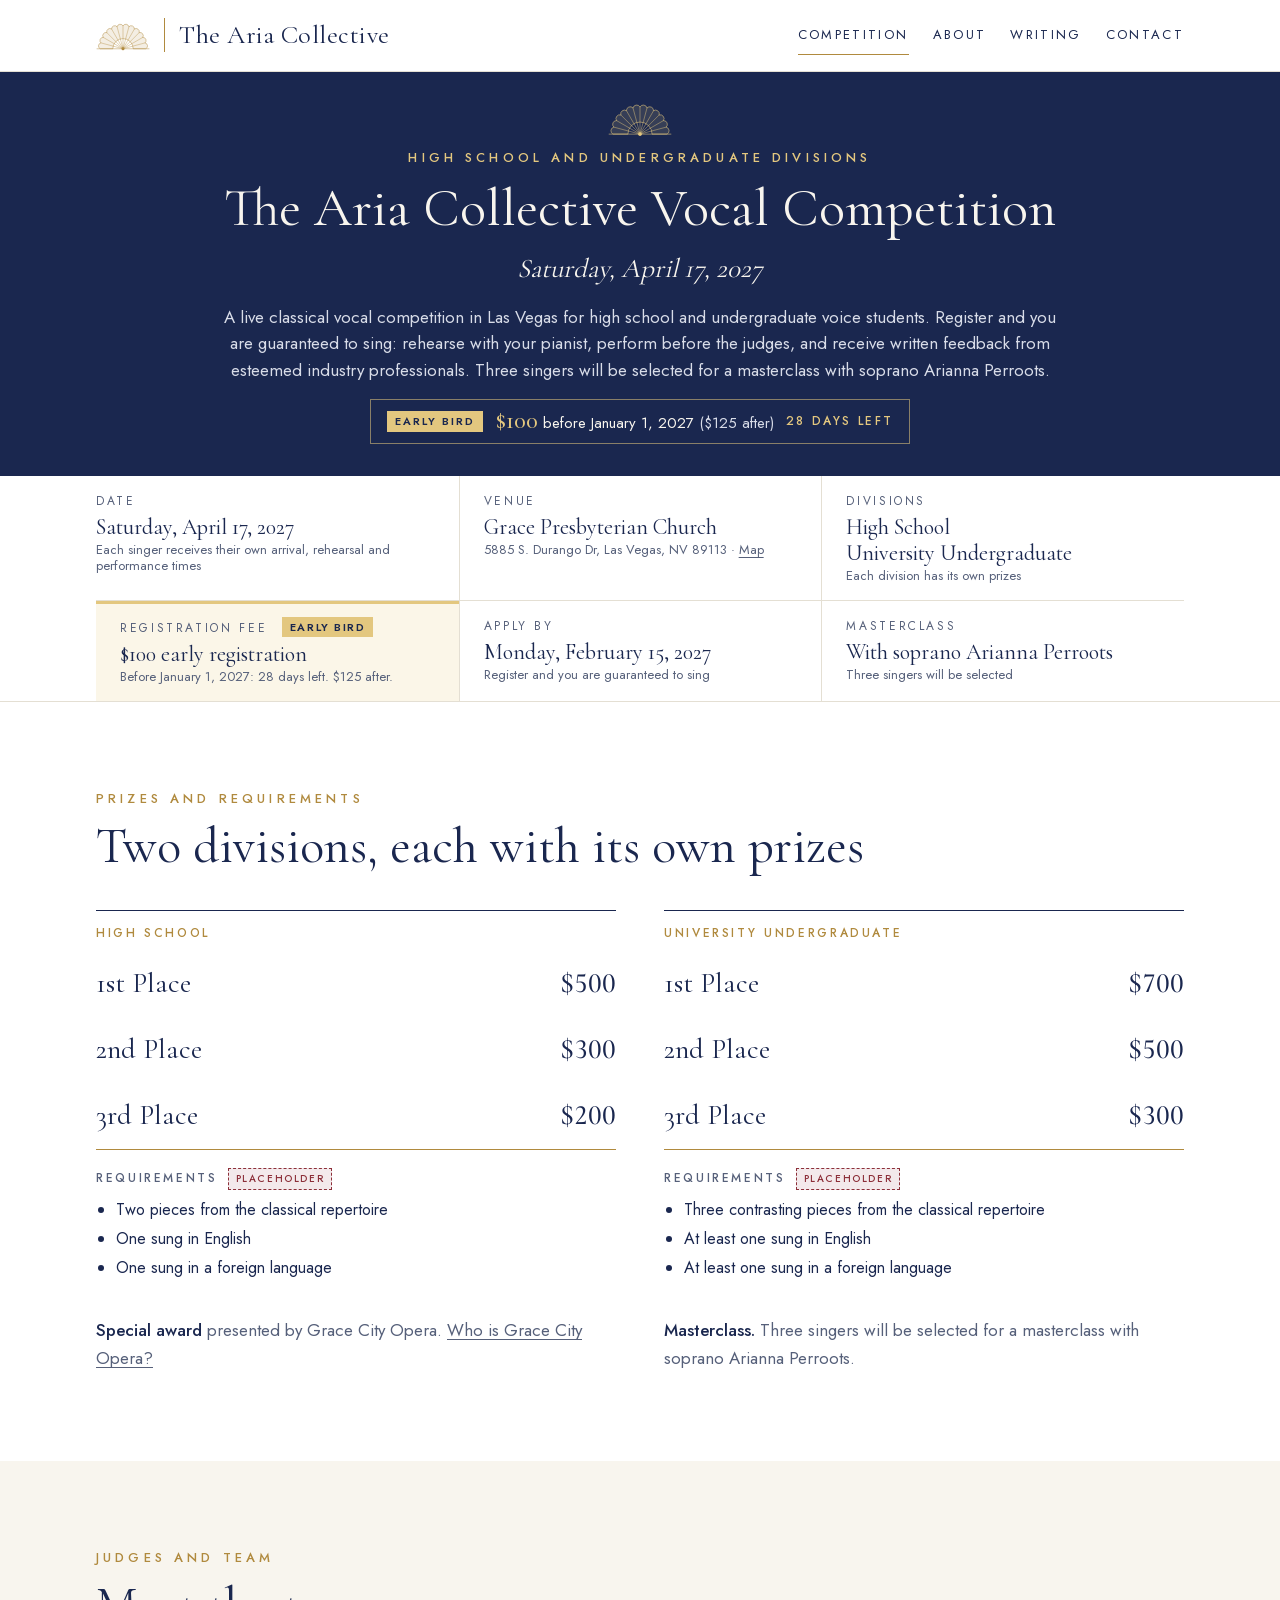
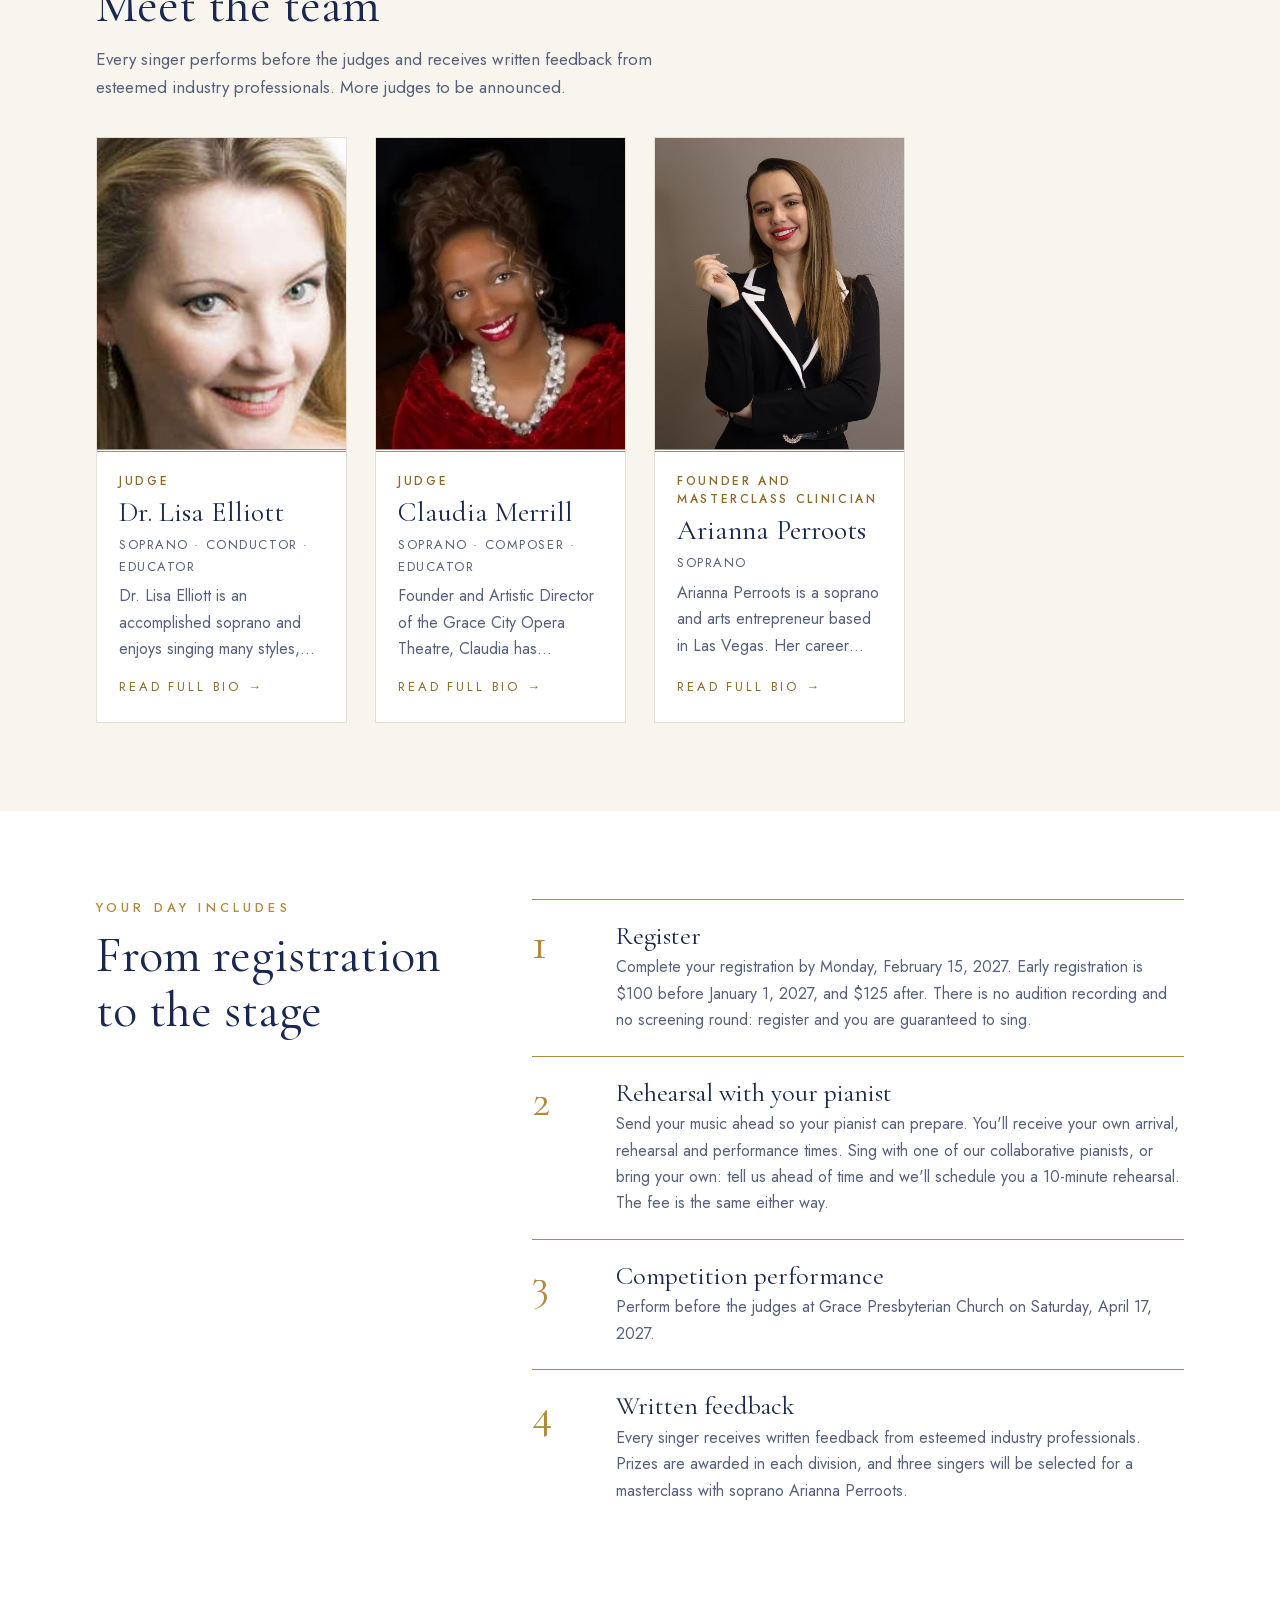
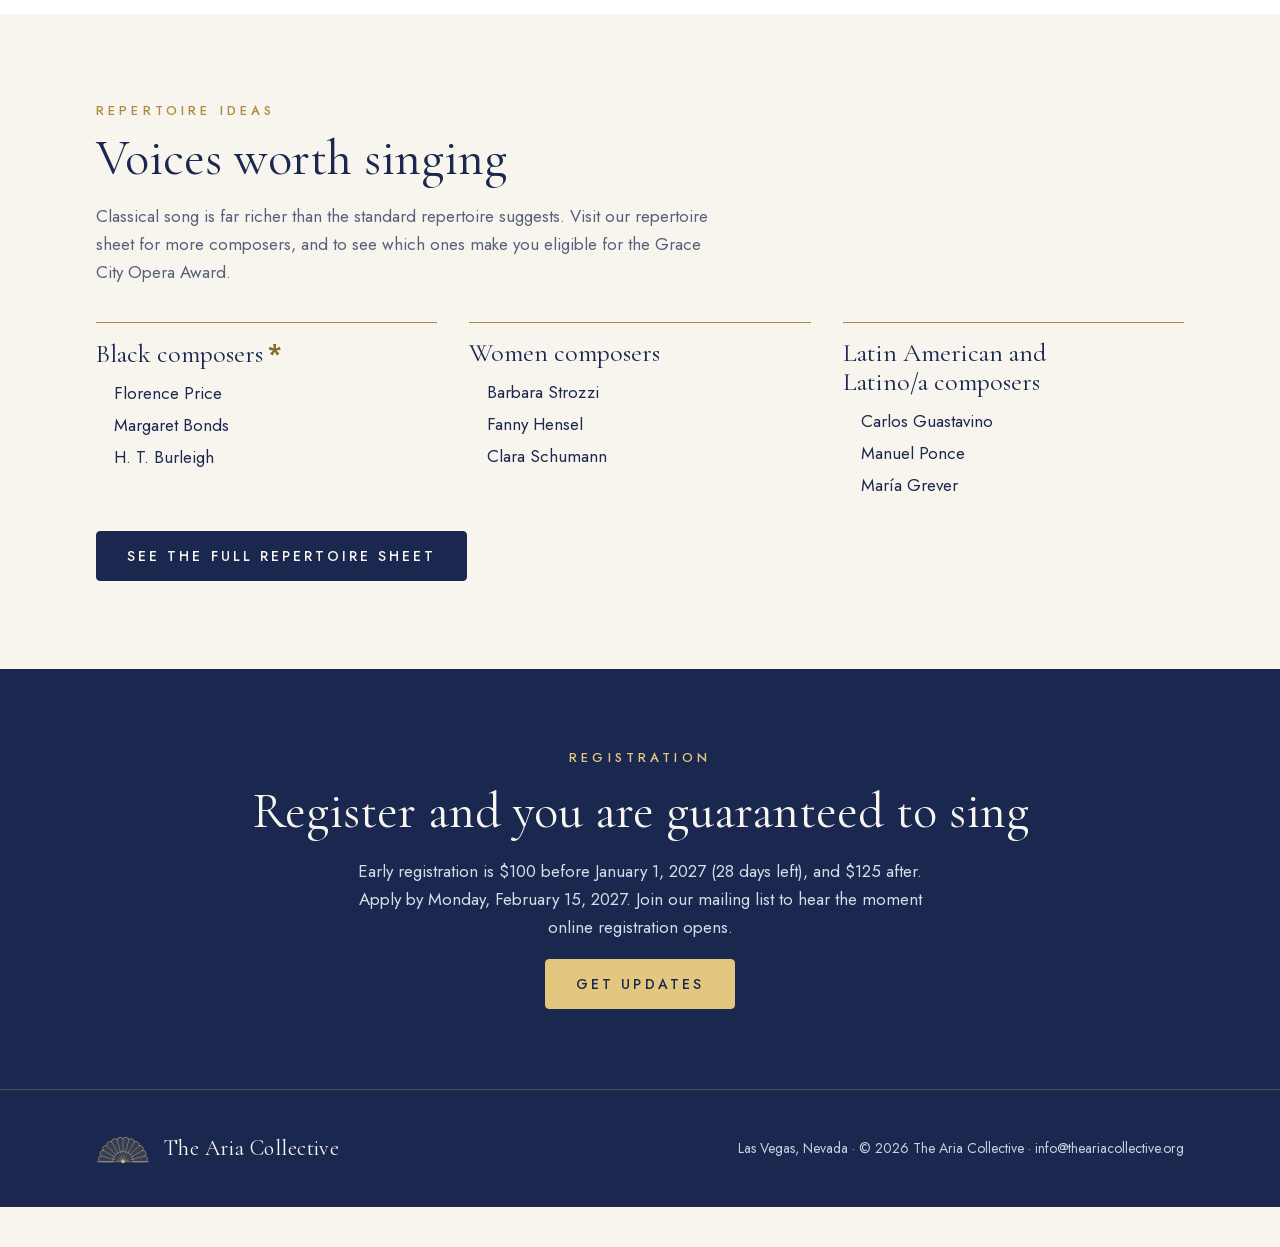
<file: competition.html>
<!doctype html><meta charset="utf-8"><title>The Aria Collective</title><meta http-equiv="refresh" content="0; url=/competition/"><link rel="canonical" href="/competition/"><a href="/competition/">Competition</a>
</file>
<file: assets/_root-of-the-server___10jbt3d._.css>
/* [next]/internal/font/google/cormorant_garamond_cdc76cfb.module.css [app-client] (css) */
@font-face {
  font-family: Cormorant Garamond;
  font-style: normal;
  font-weight: 400;
  font-display: swap;
  src: url(/assets/9cc5c0547f229dea-s.00y8kskkn0hyx.woff2) format("woff2");
  unicode-range: U+460-52F, U+1C80-1C8A, U+20B4, U+2DE0-2DFF, U+A640-A69F, U+FE2E-FE2F;
}

@font-face {
  font-family: Cormorant Garamond;
  font-style: normal;
  font-weight: 400;
  font-display: swap;
  src: url(/assets/b0947914c9718a1e-s.1xjn85gt7t6qs.woff2) format("woff2");
  unicode-range: U+301, U+400-45F, U+490-491, U+4B0-4B1, U+2116;
}

@font-face {
  font-family: Cormorant Garamond;
  font-style: normal;
  font-weight: 400;
  font-display: swap;
  src: url(/assets/d0b60be57f16ee32-s.1xtu7gopqv2u0.woff2) format("woff2");
  unicode-range: U+102-103, U+110-111, U+128-129, U+168-169, U+1A0-1A1, U+1AF-1B0, U+300-301, U+303-304, U+308-309, U+323, U+329, U+1EA0-1EF9, U+20AB;
}

@font-face {
  font-family: Cormorant Garamond;
  font-style: normal;
  font-weight: 400;
  font-display: swap;
  src: url(/assets/1f9e983605289f29-s.3aak_kra40y8r.woff2) format("woff2");
  unicode-range: U+100-2BA, U+2BD-2C5, U+2C7-2CC, U+2CE-2D7, U+2DD-2FF, U+304, U+308, U+329, U+1D00-1DBF, U+1E00-1E9F, U+1EF2-1EFF, U+2020, U+20A0-20AB, U+20AD-20C4, U+2113, U+2C60-2C7F, U+A720-A7FF;
}

@font-face {
  font-family: Cormorant Garamond;
  font-style: normal;
  font-weight: 400;
  font-display: swap;
  src: url(/assets/01e4147cff8141ee-s.p.3huc2loe0ie8a.woff2) format("woff2");
  unicode-range: U+??, U+131, U+152-153, U+2BB-2BC, U+2C6, U+2DA, U+2DC, U+304, U+308, U+329, U+2000-206F, U+20AC, U+2122, U+2191, U+2193, U+2212, U+2215, U+FEFF, U+FFFD;
}

@font-face {
  font-family: Cormorant Garamond;
  font-style: normal;
  font-weight: 500;
  font-display: swap;
  src: url(/assets/9cc5c0547f229dea-s.00y8kskkn0hyx.woff2) format("woff2");
  unicode-range: U+460-52F, U+1C80-1C8A, U+20B4, U+2DE0-2DFF, U+A640-A69F, U+FE2E-FE2F;
}

@font-face {
  font-family: Cormorant Garamond;
  font-style: normal;
  font-weight: 500;
  font-display: swap;
  src: url(/assets/b0947914c9718a1e-s.1xjn85gt7t6qs.woff2) format("woff2");
  unicode-range: U+301, U+400-45F, U+490-491, U+4B0-4B1, U+2116;
}

@font-face {
  font-family: Cormorant Garamond;
  font-style: normal;
  font-weight: 500;
  font-display: swap;
  src: url(/assets/d0b60be57f16ee32-s.1xtu7gopqv2u0.woff2) format("woff2");
  unicode-range: U+102-103, U+110-111, U+128-129, U+168-169, U+1A0-1A1, U+1AF-1B0, U+300-301, U+303-304, U+308-309, U+323, U+329, U+1EA0-1EF9, U+20AB;
}

@font-face {
  font-family: Cormorant Garamond;
  font-style: normal;
  font-weight: 500;
  font-display: swap;
  src: url(/assets/1f9e983605289f29-s.3aak_kra40y8r.woff2) format("woff2");
  unicode-range: U+100-2BA, U+2BD-2C5, U+2C7-2CC, U+2CE-2D7, U+2DD-2FF, U+304, U+308, U+329, U+1D00-1DBF, U+1E00-1E9F, U+1EF2-1EFF, U+2020, U+20A0-20AB, U+20AD-20C4, U+2113, U+2C60-2C7F, U+A720-A7FF;
}

@font-face {
  font-family: Cormorant Garamond;
  font-style: normal;
  font-weight: 500;
  font-display: swap;
  src: url(/assets/01e4147cff8141ee-s.p.3huc2loe0ie8a.woff2) format("woff2");
  unicode-range: U+??, U+131, U+152-153, U+2BB-2BC, U+2C6, U+2DA, U+2DC, U+304, U+308, U+329, U+2000-206F, U+20AC, U+2122, U+2191, U+2193, U+2212, U+2215, U+FEFF, U+FFFD;
}

@font-face {
  font-family: Cormorant Garamond;
  font-style: normal;
  font-weight: 600;
  font-display: swap;
  src: url(/assets/9cc5c0547f229dea-s.00y8kskkn0hyx.woff2) format("woff2");
  unicode-range: U+460-52F, U+1C80-1C8A, U+20B4, U+2DE0-2DFF, U+A640-A69F, U+FE2E-FE2F;
}

@font-face {
  font-family: Cormorant Garamond;
  font-style: normal;
  font-weight: 600;
  font-display: swap;
  src: url(/assets/b0947914c9718a1e-s.1xjn85gt7t6qs.woff2) format("woff2");
  unicode-range: U+301, U+400-45F, U+490-491, U+4B0-4B1, U+2116;
}

@font-face {
  font-family: Cormorant Garamond;
  font-style: normal;
  font-weight: 600;
  font-display: swap;
  src: url(/assets/d0b60be57f16ee32-s.1xtu7gopqv2u0.woff2) format("woff2");
  unicode-range: U+102-103, U+110-111, U+128-129, U+168-169, U+1A0-1A1, U+1AF-1B0, U+300-301, U+303-304, U+308-309, U+323, U+329, U+1EA0-1EF9, U+20AB;
}

@font-face {
  font-family: Cormorant Garamond;
  font-style: normal;
  font-weight: 600;
  font-display: swap;
  src: url(/assets/1f9e983605289f29-s.3aak_kra40y8r.woff2) format("woff2");
  unicode-range: U+100-2BA, U+2BD-2C5, U+2C7-2CC, U+2CE-2D7, U+2DD-2FF, U+304, U+308, U+329, U+1D00-1DBF, U+1E00-1E9F, U+1EF2-1EFF, U+2020, U+20A0-20AB, U+20AD-20C4, U+2113, U+2C60-2C7F, U+A720-A7FF;
}

@font-face {
  font-family: Cormorant Garamond;
  font-style: normal;
  font-weight: 600;
  font-display: swap;
  src: url(/assets/01e4147cff8141ee-s.p.3huc2loe0ie8a.woff2) format("woff2");
  unicode-range: U+??, U+131, U+152-153, U+2BB-2BC, U+2C6, U+2DA, U+2DC, U+304, U+308, U+329, U+2000-206F, U+20AC, U+2122, U+2191, U+2193, U+2212, U+2215, U+FEFF, U+FFFD;
}

@font-face {
  font-family: Cormorant Garamond;
  font-style: normal;
  font-weight: 700;
  font-display: swap;
  src: url(/assets/9cc5c0547f229dea-s.00y8kskkn0hyx.woff2) format("woff2");
  unicode-range: U+460-52F, U+1C80-1C8A, U+20B4, U+2DE0-2DFF, U+A640-A69F, U+FE2E-FE2F;
}

@font-face {
  font-family: Cormorant Garamond;
  font-style: normal;
  font-weight: 700;
  font-display: swap;
  src: url(/assets/b0947914c9718a1e-s.1xjn85gt7t6qs.woff2) format("woff2");
  unicode-range: U+301, U+400-45F, U+490-491, U+4B0-4B1, U+2116;
}

@font-face {
  font-family: Cormorant Garamond;
  font-style: normal;
  font-weight: 700;
  font-display: swap;
  src: url(/assets/d0b60be57f16ee32-s.1xtu7gopqv2u0.woff2) format("woff2");
  unicode-range: U+102-103, U+110-111, U+128-129, U+168-169, U+1A0-1A1, U+1AF-1B0, U+300-301, U+303-304, U+308-309, U+323, U+329, U+1EA0-1EF9, U+20AB;
}

@font-face {
  font-family: Cormorant Garamond;
  font-style: normal;
  font-weight: 700;
  font-display: swap;
  src: url(/assets/1f9e983605289f29-s.3aak_kra40y8r.woff2) format("woff2");
  unicode-range: U+100-2BA, U+2BD-2C5, U+2C7-2CC, U+2CE-2D7, U+2DD-2FF, U+304, U+308, U+329, U+1D00-1DBF, U+1E00-1E9F, U+1EF2-1EFF, U+2020, U+20A0-20AB, U+20AD-20C4, U+2113, U+2C60-2C7F, U+A720-A7FF;
}

@font-face {
  font-family: Cormorant Garamond;
  font-style: normal;
  font-weight: 700;
  font-display: swap;
  src: url(/assets/01e4147cff8141ee-s.p.3huc2loe0ie8a.woff2) format("woff2");
  unicode-range: U+??, U+131, U+152-153, U+2BB-2BC, U+2C6, U+2DA, U+2DC, U+304, U+308, U+329, U+2000-206F, U+20AC, U+2122, U+2191, U+2193, U+2212, U+2215, U+FEFF, U+FFFD;
}

@font-face {
  font-family: Cormorant Garamond Fallback;
  src: local(Times New Roman);
  ascent-override: 95.27%;
  descent-override: 29.59%;
  line-gap-override: 0.0%;
  size-adjust: 96.98%;
}

.cormorant_garamond_cdc76cfb-module__98kDUG__className {
  font-family: Cormorant Garamond, Cormorant Garamond Fallback;
  font-style: normal;
}

.cormorant_garamond_cdc76cfb-module__98kDUG__variable {
  --font-cormorant: "Cormorant Garamond", "Cormorant Garamond Fallback";
}

/* [next]/internal/font/google/jost_637c65d9.module.css [app-client] (css) */
@font-face {
  font-family: Jost;
  font-style: normal;
  font-weight: 300;
  font-display: swap;
  src: url(/assets/39c55468420adfa6-s.1669nxjwa2fmv.woff2) format("woff2");
  unicode-range: U+301, U+400-45F, U+490-491, U+4B0-4B1, U+2116;
}

@font-face {
  font-family: Jost;
  font-style: normal;
  font-weight: 300;
  font-display: swap;
  src: url(/assets/9b8f0e32b229dbc1-s.0dguglgc-iz4q.woff2) format("woff2");
  unicode-range: U+100-2BA, U+2BD-2C5, U+2C7-2CC, U+2CE-2D7, U+2DD-2FF, U+304, U+308, U+329, U+1D00-1DBF, U+1E00-1E9F, U+1EF2-1EFF, U+2020, U+20A0-20AB, U+20AD-20C4, U+2113, U+2C60-2C7F, U+A720-A7FF;
}

@font-face {
  font-family: Jost;
  font-style: normal;
  font-weight: 300;
  font-display: swap;
  src: url(/assets/81cef6a21128489e-s.p.2csanl8cs02r-.woff2) format("woff2");
  unicode-range: U+??, U+131, U+152-153, U+2BB-2BC, U+2C6, U+2DA, U+2DC, U+304, U+308, U+329, U+2000-206F, U+20AC, U+2122, U+2191, U+2193, U+2212, U+2215, U+FEFF, U+FFFD;
}

@font-face {
  font-family: Jost;
  font-style: normal;
  font-weight: 400;
  font-display: swap;
  src: url(/assets/39c55468420adfa6-s.1669nxjwa2fmv.woff2) format("woff2");
  unicode-range: U+301, U+400-45F, U+490-491, U+4B0-4B1, U+2116;
}

@font-face {
  font-family: Jost;
  font-style: normal;
  font-weight: 400;
  font-display: swap;
  src: url(/assets/9b8f0e32b229dbc1-s.0dguglgc-iz4q.woff2) format("woff2");
  unicode-range: U+100-2BA, U+2BD-2C5, U+2C7-2CC, U+2CE-2D7, U+2DD-2FF, U+304, U+308, U+329, U+1D00-1DBF, U+1E00-1E9F, U+1EF2-1EFF, U+2020, U+20A0-20AB, U+20AD-20C4, U+2113, U+2C60-2C7F, U+A720-A7FF;
}

@font-face {
  font-family: Jost;
  font-style: normal;
  font-weight: 400;
  font-display: swap;
  src: url(/assets/81cef6a21128489e-s.p.2csanl8cs02r-.woff2) format("woff2");
  unicode-range: U+??, U+131, U+152-153, U+2BB-2BC, U+2C6, U+2DA, U+2DC, U+304, U+308, U+329, U+2000-206F, U+20AC, U+2122, U+2191, U+2193, U+2212, U+2215, U+FEFF, U+FFFD;
}

@font-face {
  font-family: Jost;
  font-style: normal;
  font-weight: 500;
  font-display: swap;
  src: url(/assets/39c55468420adfa6-s.1669nxjwa2fmv.woff2) format("woff2");
  unicode-range: U+301, U+400-45F, U+490-491, U+4B0-4B1, U+2116;
}

@font-face {
  font-family: Jost;
  font-style: normal;
  font-weight: 500;
  font-display: swap;
  src: url(/assets/9b8f0e32b229dbc1-s.0dguglgc-iz4q.woff2) format("woff2");
  unicode-range: U+100-2BA, U+2BD-2C5, U+2C7-2CC, U+2CE-2D7, U+2DD-2FF, U+304, U+308, U+329, U+1D00-1DBF, U+1E00-1E9F, U+1EF2-1EFF, U+2020, U+20A0-20AB, U+20AD-20C4, U+2113, U+2C60-2C7F, U+A720-A7FF;
}

@font-face {
  font-family: Jost;
  font-style: normal;
  font-weight: 500;
  font-display: swap;
  src: url(/assets/81cef6a21128489e-s.p.2csanl8cs02r-.woff2) format("woff2");
  unicode-range: U+??, U+131, U+152-153, U+2BB-2BC, U+2C6, U+2DA, U+2DC, U+304, U+308, U+329, U+2000-206F, U+20AC, U+2122, U+2191, U+2193, U+2212, U+2215, U+FEFF, U+FFFD;
}

@font-face {
  font-family: Jost;
  font-style: normal;
  font-weight: 600;
  font-display: swap;
  src: url(/assets/39c55468420adfa6-s.1669nxjwa2fmv.woff2) format("woff2");
  unicode-range: U+301, U+400-45F, U+490-491, U+4B0-4B1, U+2116;
}

@font-face {
  font-family: Jost;
  font-style: normal;
  font-weight: 600;
  font-display: swap;
  src: url(/assets/9b8f0e32b229dbc1-s.0dguglgc-iz4q.woff2) format("woff2");
  unicode-range: U+100-2BA, U+2BD-2C5, U+2C7-2CC, U+2CE-2D7, U+2DD-2FF, U+304, U+308, U+329, U+1D00-1DBF, U+1E00-1E9F, U+1EF2-1EFF, U+2020, U+20A0-20AB, U+20AD-20C4, U+2113, U+2C60-2C7F, U+A720-A7FF;
}

@font-face {
  font-family: Jost;
  font-style: normal;
  font-weight: 600;
  font-display: swap;
  src: url(/assets/81cef6a21128489e-s.p.2csanl8cs02r-.woff2) format("woff2");
  unicode-range: U+??, U+131, U+152-153, U+2BB-2BC, U+2C6, U+2DA, U+2DC, U+304, U+308, U+329, U+2000-206F, U+20AC, U+2122, U+2191, U+2193, U+2212, U+2215, U+FEFF, U+FFFD;
}

@font-face {
  font-family: Jost Fallback;
  src: local(Arial);
  ascent-override: 111.45%;
  descent-override: 39.06%;
  line-gap-override: 0.0%;
  size-adjust: 96.01%;
}

.jost_637c65d9-module__BKnG4W__className {
  font-family: Jost, Jost Fallback;
  font-style: normal;
}

.jost_637c65d9-module__BKnG4W__variable {
  --font-jost: "Jost", "Jost Fallback";
}

/* [project]/src/app/globals.css [app-client] (css) */
@layer properties {
  @supports (((-webkit-hyphens: none)) and (not (margin-trim: inline))) or ((-moz-orient: inline) and (not (color: rgb(from red r g b)))) {
    *, :before, :after, ::backdrop {
      --tw-font-weight: initial;
      --tw-tracking: initial;
      --tw-rotate-x: initial;
      --tw-rotate-y: initial;
      --tw-rotate-z: initial;
      --tw-skew-x: initial;
      --tw-skew-y: initial;
      --tw-space-y-reverse: 0;
      --tw-divide-y-reverse: 0;
      --tw-border-style: solid;
      --tw-gradient-position: initial;
      --tw-gradient-from: #0000;
      --tw-gradient-via: #0000;
      --tw-gradient-to: #0000;
      --tw-gradient-stops: initial;
      --tw-gradient-via-stops: initial;
      --tw-gradient-from-position: 0%;
      --tw-gradient-via-position: 50%;
      --tw-gradient-to-position: 100%;
      --tw-leading: initial;
      --tw-ordinal: initial;
      --tw-slashed-zero: initial;
      --tw-numeric-figure: initial;
      --tw-numeric-spacing: initial;
      --tw-numeric-fraction: initial;
      --tw-shadow: 0 0 #0000;
      --tw-shadow-color: initial;
      --tw-shadow-alpha: 100%;
      --tw-inset-shadow: 0 0 #0000;
      --tw-inset-shadow-color: initial;
      --tw-inset-shadow-alpha: 100%;
      --tw-ring-color: initial;
      --tw-ring-shadow: 0 0 #0000;
      --tw-inset-ring-color: initial;
      --tw-inset-ring-shadow: 0 0 #0000;
      --tw-ring-inset: initial;
      --tw-ring-offset-width: 0px;
      --tw-ring-offset-color: #fff;
      --tw-ring-offset-shadow: 0 0 #0000;
      --tw-outline-style: solid;
      --tw-blur: initial;
      --tw-brightness: initial;
      --tw-contrast: initial;
      --tw-grayscale: initial;
      --tw-hue-rotate: initial;
      --tw-invert: initial;
      --tw-opacity: initial;
      --tw-saturate: initial;
      --tw-sepia: initial;
      --tw-drop-shadow: initial;
      --tw-drop-shadow-color: initial;
      --tw-drop-shadow-alpha: 100%;
      --tw-drop-shadow-size: initial;
      --tw-backdrop-blur: initial;
      --tw-backdrop-brightness: initial;
      --tw-backdrop-contrast: initial;
      --tw-backdrop-grayscale: initial;
      --tw-backdrop-hue-rotate: initial;
      --tw-backdrop-invert: initial;
      --tw-backdrop-opacity: initial;
      --tw-backdrop-saturate: initial;
      --tw-backdrop-sepia: initial;
      --tw-duration: initial;
      --tw-translate-x: 0;
      --tw-translate-y: 0;
      --tw-translate-z: 0;
    }
  }
}

@layer theme {
  :root, :host {
    --font-sans: var(--font-jost), "Jost", system-ui, sans-serif;
    --font-mono: ui-monospace, SFMono-Regular, Menlo, Monaco, Consolas, "Liberation Mono",
      "Courier New", monospace;
    --color-black: #000;
    --color-white: #fff;
    --spacing: .25rem;
    --container-xs: 20rem;
    --container-sm: 24rem;
    --container-md: 28rem;
    --container-xl: 36rem;
    --container-2xl: 42rem;
    --container-3xl: 48rem;
    --container-6xl: 72rem;
    --text-xs: .75rem;
    --text-xs--line-height: calc(1 / .75);
    --text-sm: .875rem;
    --text-sm--line-height: calc(1.25 / .875);
    --text-base: 1rem;
    --text-base--line-height: calc(1.5 / 1);
    --text-lg: 1.125rem;
    --text-lg--line-height: calc(1.75 / 1.125);
    --text-xl: 1.25rem;
    --text-xl--line-height: calc(1.75 / 1.25);
    --text-2xl: 1.5rem;
    --text-2xl--line-height: calc(2 / 1.5);
    --text-3xl: 1.875rem;
    --text-3xl--line-height: calc(2.25 / 1.875);
    --text-4xl: 2.25rem;
    --text-4xl--line-height: calc(2.5 / 2.25);
    --text-5xl: 3rem;
    --text-5xl--line-height: 1;
    --font-weight-normal: 400;
    --font-weight-medium: 500;
    --font-weight-semibold: 600;
    --tracking-normal: 0em;
    --tracking-wide: .025em;
    --tracking-wider: .05em;
    --leading-tight: 1.25;
    --leading-snug: 1.375;
    --leading-relaxed: 1.625;
    --radius-sm: .25rem;
    --radius-md: .375rem;
    --animate-ping: ping 1s cubic-bezier(0, 0, .2, 1) infinite;
    --animate-pulse: pulse 2s cubic-bezier(.4, 0, .6, 1) infinite;
    --default-transition-duration: .15s;
    --default-transition-timing-function: cubic-bezier(.4, 0, .2, 1);
    --default-font-family: var(--font-sans);
    --default-mono-font-family: var(--font-mono);
    --color-sapphire: #1a274f;
    --color-sapphire-light: #2b3a6b;
    --color-brass: #b08a3e;
    --color-brass-dark: #8a6a2c;
    --color-gold: #e3c77f;
    --color-linen: #f8f5ee;
    --color-linen-dark: #efe9dc;
    --color-slate: #56607a;
    --color-garnet: #8c2f39;
    --color-sage: #3e6b4e;
    --font-display: var(--font-cormorant), "Cormorant Garamond", Georgia, serif;
  }
}

@layer base {
  *, :after, :before, ::backdrop {
    box-sizing: border-box;
    border: 0 solid;
    margin: 0;
    padding: 0;
  }

  ::file-selector-button {
    box-sizing: border-box;
    border: 0 solid;
    margin: 0;
    padding: 0;
  }

  html, :host {
    -webkit-text-size-adjust: 100%;
    tab-size: 4;
    line-height: 1.5;
    font-family: var(--default-font-family, -apple-system, BlinkMacSystemFont, "Segoe UI", Roboto, "Helvetica Neue", "Noto Sans", Arial, sans-serif, "Apple Color Emoji", "Segoe UI Emoji", "Segoe UI Symbol", "Noto Color Emoji");
    font-feature-settings: var(--default-font-feature-settings, normal);
    font-variation-settings: var(--default-font-variation-settings, normal);
    -webkit-tap-highlight-color: transparent;
  }

  hr {
    height: 0;
    color: inherit;
    border-top-width: 1px;
  }

  abbr:where([title]) {
    -webkit-text-decoration: underline dotted;
    text-decoration: underline dotted;
  }

  h1, h2, h3, h4, h5, h6 {
    font-size: inherit;
    font-weight: inherit;
  }

  a {
    color: inherit;
    -webkit-text-decoration: inherit;
    -webkit-text-decoration: inherit;
    text-decoration: inherit;
  }

  b, strong {
    font-weight: bolder;
  }

  code, kbd, samp, pre {
    font-family: var(--default-mono-font-family, ui-monospace, SFMono-Regular, Menlo, Monaco, Consolas, "Liberation Mono", "Courier New", monospace);
    font-feature-settings: var(--default-mono-font-feature-settings, normal);
    font-variation-settings: var(--default-mono-font-variation-settings, normal);
    font-size: 1em;
  }

  small {
    font-size: 80%;
  }

  sub, sup {
    vertical-align: baseline;
    font-size: 75%;
    line-height: 0;
    position: relative;
  }

  sub {
    bottom: -.25em;
  }

  sup {
    top: -.5em;
  }

  table {
    text-indent: 0;
    border-color: inherit;
    border-collapse: collapse;
  }

  :-moz-focusring:where(:not(iframe)) {
    outline: auto;
  }

  progress {
    vertical-align: baseline;
  }

  summary {
    display: list-item;
  }

  ol, ul, menu {
    list-style: none;
  }

  img, svg, video, canvas, audio, iframe, embed, object {
    vertical-align: middle;
    display: block;
  }

  img, video {
    max-width: 100%;
    height: auto;
  }

  button, input, select, optgroup, textarea {
    font: inherit;
    font-feature-settings: inherit;
    font-variation-settings: inherit;
    letter-spacing: inherit;
    color: inherit;
    opacity: 1;
    background-color: #0000;
    border-radius: 0;
  }

  ::file-selector-button {
    font: inherit;
    font-feature-settings: inherit;
    font-variation-settings: inherit;
    letter-spacing: inherit;
    color: inherit;
    opacity: 1;
    background-color: #0000;
    border-radius: 0;
  }

  :where(select:is([multiple], [size])) optgroup {
    font-weight: bolder;
  }

  :where(select:is([multiple], [size])) optgroup option {
    padding-inline-start: 20px;
  }

  ::file-selector-button {
    margin-inline-end: 4px;
  }

  ::placeholder {
    opacity: 1;
  }

  @supports (not ((-webkit-appearance: -apple-pay-button))) or (contain-intrinsic-size: 1px) {
    ::placeholder {
      color: currentColor;
    }

    @supports (color: color-mix(in lab, red, red)) {
      ::placeholder {
        color: color-mix(in oklab, currentcolor 50%, transparent);
      }
    }
  }

  textarea {
    resize: vertical;
  }

  ::-webkit-search-decoration {
    -webkit-appearance: none;
  }

  ::-webkit-date-and-time-value {
    min-height: 1lh;
    text-align: inherit;
  }

  ::-webkit-datetime-edit {
    display: inline-flex;
  }

  ::-webkit-datetime-edit-fields-wrapper {
    padding: 0;
  }

  ::-webkit-datetime-edit {
    padding-block: 0;
  }

  ::-webkit-datetime-edit-year-field {
    padding-block: 0;
  }

  ::-webkit-datetime-edit-month-field {
    padding-block: 0;
  }

  ::-webkit-datetime-edit-day-field {
    padding-block: 0;
  }

  ::-webkit-datetime-edit-hour-field {
    padding-block: 0;
  }

  ::-webkit-datetime-edit-minute-field {
    padding-block: 0;
  }

  ::-webkit-datetime-edit-second-field {
    padding-block: 0;
  }

  ::-webkit-datetime-edit-millisecond-field {
    padding-block: 0;
  }

  ::-webkit-datetime-edit-meridiem-field {
    padding-block: 0;
  }

  ::-webkit-calendar-picker-indicator {
    line-height: 1;
  }

  :-moz-ui-invalid {
    box-shadow: none;
  }

  button, input:where([type="button"], [type="reset"], [type="submit"]) {
    appearance: button;
  }

  ::file-selector-button {
    appearance: button;
  }

  ::-webkit-inner-spin-button {
    height: auto;
  }

  ::-webkit-outer-spin-button {
    height: auto;
  }

  [hidden]:where(:not([hidden="until-found"])) {
    display: none !important;
  }

  html {
    -webkit-text-size-adjust: 100%;
  }

  body {
    background-color: var(--color-linen);
    font-family: var(--font-sans);
    color: var(--color-sapphire);
    -webkit-font-smoothing: antialiased;
    -moz-osx-font-smoothing: grayscale;
  }

  h1, h2, h3 {
    font-family: var(--font-display);
    --tw-font-weight: var(--font-weight-semibold);
    font-weight: var(--font-weight-semibold);
    --tw-tracking: var(--tracking-wide);
    letter-spacing: var(--tracking-wide);
    color: var(--color-sapphire);
  }

  a {
    text-underline-offset: 4px;
  }

  :focus-visible {
    outline-style: var(--tw-outline-style);
    outline-offset: 2px;
    outline-width: 2px;
    outline-color: var(--color-brass);
  }

  input, select, textarea {
    font-size: var(--text-base);
    line-height: var(--tw-leading, var(--text-base--line-height));
  }
}

@layer components {
  .eyebrow {
    font-size: var(--text-xs);
    line-height: var(--tw-leading, var(--text-xs--line-height));
    --tw-font-weight: var(--font-weight-medium);
    font-weight: var(--font-weight-medium);
    --tw-tracking: .2em;
    letter-spacing: .2em;
    color: var(--color-brass-dark);
    text-transform: uppercase;
  }

  .deco-rule {
    border-block-style: var(--tw-border-style);
    border-block-width: 1px;
    border-color: #b08a3e99;
    height: 5px;
    position: relative;
  }

  @supports (color: color-mix(in lab, red, red)) {
    .deco-rule {
      border-color: color-mix(in oklab, var(--color-brass) 60%, transparent);
    }
  }

  .card {
    border-radius: var(--radius-sm);
    border-style: var(--tw-border-style);
    border-width: 1px;
    border-color: #b08a3e4d;
  }

  @supports (color: color-mix(in lab, red, red)) {
    .card {
      border-color: color-mix(in oklab, var(--color-brass) 30%, transparent);
    }
  }

  .card {
    background-color: #fffc;
  }

  @supports (color: color-mix(in lab, red, red)) {
    .card {
      background-color: color-mix(in oklab, var(--color-white) 80%, transparent);
    }
  }

  .card {
    --tw-shadow: 0 1px 0 var(--tw-shadow-color, #1a274f0a);
    box-shadow: var(--tw-inset-shadow), var(--tw-inset-ring-shadow), var(--tw-ring-offset-shadow), var(--tw-ring-shadow), var(--tw-shadow);
  }

  .field-input {
    border-radius: var(--radius-sm);
    border-style: var(--tw-border-style);
    border-width: 1px;
    border-color: #56607a4d;
    width: 100%;
  }

  @supports (color: color-mix(in lab, red, red)) {
    .field-input {
      border-color: color-mix(in oklab, var(--color-slate) 30%, transparent);
    }
  }

  .field-input {
    background-color: var(--color-white);
    padding-inline: calc(var(--spacing) * 3);
    padding-block: calc(var(--spacing) * 2);
    color: var(--color-sapphire);
  }

  .field-input::placeholder {
    color: #56607a80;
  }

  @supports (color: color-mix(in lab, red, red)) {
    .field-input::placeholder {
      color: color-mix(in oklab, var(--color-slate) 50%, transparent);
    }
  }

  .field-input:focus {
    border-color: var(--color-brass);
    --tw-ring-shadow: var(--tw-ring-inset, ) 0 0 0 calc(1px + var(--tw-ring-offset-width)) var(--tw-ring-color, currentcolor);
    box-shadow: var(--tw-inset-shadow), var(--tw-inset-ring-shadow), var(--tw-ring-offset-shadow), var(--tw-ring-shadow), var(--tw-shadow);
    --tw-ring-color: var(--color-brass);
    --tw-outline-style: none;
    outline-style: none;
  }

  .field-label {
    margin-bottom: var(--spacing);
    font-size: var(--text-sm);
    line-height: var(--tw-leading, var(--text-sm--line-height));
    --tw-font-weight: var(--font-weight-medium);
    font-weight: var(--font-weight-medium);
    color: var(--color-sapphire);
    display: block;
  }

  .btn-primary {
    min-height: calc(var(--spacing) * 11);
    justify-content: center;
    align-items: center;
    gap: calc(var(--spacing) * 2);
    border-radius: var(--radius-sm);
    padding-inline: calc(var(--spacing) * 4);
    padding-block: calc(var(--spacing) * 2);
    font-size: var(--text-sm);
    line-height: var(--tw-leading, var(--text-sm--line-height));
    --tw-font-weight: var(--font-weight-medium);
    font-weight: var(--font-weight-medium);
    --tw-tracking: var(--tracking-wide);
    letter-spacing: var(--tracking-wide);
    transition-property: color, background-color, border-color, outline-color, text-decoration-color, fill, stroke, --tw-gradient-from, --tw-gradient-via, --tw-gradient-to;
    transition-timing-function: var(--tw-ease, var(--default-transition-timing-function));
    transition-duration: var(--tw-duration, var(--default-transition-duration));
    display: inline-flex;
  }

  .btn-primary:disabled {
    cursor: not-allowed;
    opacity: .5;
  }

  .btn-primary {
    background-color: var(--color-sapphire);
    color: var(--color-linen);
  }

  @media (hover: hover) {
    .btn-primary:hover {
      background-color: var(--color-sapphire-light);
    }
  }

  .btn-brass {
    min-height: calc(var(--spacing) * 11);
    justify-content: center;
    align-items: center;
    gap: calc(var(--spacing) * 2);
    border-radius: var(--radius-sm);
    padding-inline: calc(var(--spacing) * 4);
    padding-block: calc(var(--spacing) * 2);
    font-size: var(--text-sm);
    line-height: var(--tw-leading, var(--text-sm--line-height));
    --tw-font-weight: var(--font-weight-medium);
    font-weight: var(--font-weight-medium);
    --tw-tracking: var(--tracking-wide);
    letter-spacing: var(--tracking-wide);
    transition-property: color, background-color, border-color, outline-color, text-decoration-color, fill, stroke, --tw-gradient-from, --tw-gradient-via, --tw-gradient-to;
    transition-timing-function: var(--tw-ease, var(--default-transition-timing-function));
    transition-duration: var(--tw-duration, var(--default-transition-duration));
    display: inline-flex;
  }

  .btn-brass:disabled {
    cursor: not-allowed;
    opacity: .5;
  }

  .btn-brass {
    background-color: var(--color-brass);
    color: var(--color-white);
  }

  @media (hover: hover) {
    .btn-brass:hover {
      background-color: var(--color-brass-dark);
    }
  }

  .btn-outline {
    min-height: calc(var(--spacing) * 11);
    justify-content: center;
    align-items: center;
    gap: calc(var(--spacing) * 2);
    border-radius: var(--radius-sm);
    padding-inline: calc(var(--spacing) * 4);
    padding-block: calc(var(--spacing) * 2);
    font-size: var(--text-sm);
    line-height: var(--tw-leading, var(--text-sm--line-height));
    --tw-font-weight: var(--font-weight-medium);
    font-weight: var(--font-weight-medium);
    --tw-tracking: var(--tracking-wide);
    letter-spacing: var(--tracking-wide);
    transition-property: color, background-color, border-color, outline-color, text-decoration-color, fill, stroke, --tw-gradient-from, --tw-gradient-via, --tw-gradient-to;
    transition-timing-function: var(--tw-ease, var(--default-transition-timing-function));
    transition-duration: var(--tw-duration, var(--default-transition-duration));
    display: inline-flex;
  }

  .btn-outline:disabled {
    cursor: not-allowed;
    opacity: .5;
  }

  .btn-outline {
    border-style: var(--tw-border-style);
    border-width: 1px;
    border-color: #1a274f66;
  }

  @supports (color: color-mix(in lab, red, red)) {
    .btn-outline {
      border-color: color-mix(in oklab, var(--color-sapphire) 40%, transparent);
    }
  }

  .btn-outline {
    color: var(--color-sapphire);
    background-color: #0000;
  }

  @media (hover: hover) {
    .btn-outline:hover {
      border-color: var(--color-sapphire);
    }
  }

  @media (hover: hover) {
    .btn-outline:hover {
      background-color: #1a274f0d;
    }

    @supports (color: color-mix(in lab, red, red)) {
      .btn-outline:hover {
        background-color: color-mix(in oklab, var(--color-sapphire) 5%, transparent);
      }
    }
  }

  .btn-ghost {
    min-height: calc(var(--spacing) * 11);
    justify-content: center;
    align-items: center;
    gap: calc(var(--spacing) * 2);
    border-radius: var(--radius-sm);
    padding-inline: calc(var(--spacing) * 4);
    padding-block: calc(var(--spacing) * 2);
    font-size: var(--text-sm);
    line-height: var(--tw-leading, var(--text-sm--line-height));
    --tw-font-weight: var(--font-weight-medium);
    font-weight: var(--font-weight-medium);
    --tw-tracking: var(--tracking-wide);
    letter-spacing: var(--tracking-wide);
    transition-property: color, background-color, border-color, outline-color, text-decoration-color, fill, stroke, --tw-gradient-from, --tw-gradient-via, --tw-gradient-to;
    transition-timing-function: var(--tw-ease, var(--default-transition-timing-function));
    transition-duration: var(--tw-duration, var(--default-transition-duration));
    display: inline-flex;
  }

  .btn-ghost:disabled {
    cursor: not-allowed;
    opacity: .5;
  }

  .btn-ghost {
    color: var(--color-slate);
  }

  @media (hover: hover) {
    .btn-ghost:hover {
      background-color: #1a274f0d;
    }

    @supports (color: color-mix(in lab, red, red)) {
      .btn-ghost:hover {
        background-color: color-mix(in oklab, var(--color-sapphire) 5%, transparent);
      }
    }
  }

  @media (hover: hover) {
    .btn-ghost:hover {
      color: var(--color-sapphire);
    }
  }

  .btn-danger {
    min-height: calc(var(--spacing) * 11);
    justify-content: center;
    align-items: center;
    gap: calc(var(--spacing) * 2);
    border-radius: var(--radius-sm);
    padding-inline: calc(var(--spacing) * 4);
    padding-block: calc(var(--spacing) * 2);
    font-size: var(--text-sm);
    line-height: var(--tw-leading, var(--text-sm--line-height));
    --tw-font-weight: var(--font-weight-medium);
    font-weight: var(--font-weight-medium);
    --tw-tracking: var(--tracking-wide);
    letter-spacing: var(--tracking-wide);
    transition-property: color, background-color, border-color, outline-color, text-decoration-color, fill, stroke, --tw-gradient-from, --tw-gradient-via, --tw-gradient-to;
    transition-timing-function: var(--tw-ease, var(--default-transition-timing-function));
    transition-duration: var(--tw-duration, var(--default-transition-duration));
    display: inline-flex;
  }

  .btn-danger:disabled {
    cursor: not-allowed;
    opacity: .5;
  }

  .btn-danger {
    border-style: var(--tw-border-style);
    border-width: 1px;
    border-color: #8c2f3980;
  }

  @supports (color: color-mix(in lab, red, red)) {
    .btn-danger {
      border-color: color-mix(in oklab, var(--color-garnet) 50%, transparent);
    }
  }

  .btn-danger {
    color: var(--color-garnet);
  }

  @media (hover: hover) {
    .btn-danger:hover {
      background-color: #8c2f390d;
    }

    @supports (color: color-mix(in lab, red, red)) {
      .btn-danger:hover {
        background-color: color-mix(in oklab, var(--color-garnet) 5%, transparent);
      }
    }
  }

  .table-wrap {
    overflow-x: auto;
  }

  .data-table {
    border-collapse: collapse;
    width: 100%;
    font-size: var(--text-sm);
    line-height: var(--tw-leading, var(--text-sm--line-height));
  }

  .data-table th {
    border-bottom-style: var(--tw-border-style);
    border-color: #b08a3e66;
    border-bottom-width: 1px;
  }

  @supports (color: color-mix(in lab, red, red)) {
    .data-table th {
      border-color: color-mix(in oklab, var(--color-brass) 40%, transparent);
    }
  }

  .data-table th {
    padding-inline: calc(var(--spacing) * 3);
    padding-block: calc(var(--spacing) * 2);
    text-align: left;
    font-size: var(--text-xs);
    line-height: var(--tw-leading, var(--text-xs--line-height));
    --tw-font-weight: var(--font-weight-medium);
    font-weight: var(--font-weight-medium);
    --tw-tracking: var(--tracking-wider);
    letter-spacing: var(--tracking-wider);
    color: var(--color-slate);
    text-transform: uppercase;
  }

  .data-table td {
    border-bottom-style: var(--tw-border-style);
    border-color: #1a274f1a;
    border-bottom-width: 1px;
  }

  @supports (color: color-mix(in lab, red, red)) {
    .data-table td {
      border-color: color-mix(in oklab, var(--color-sapphire) 10%, transparent);
    }
  }

  .data-table td {
    padding-inline: calc(var(--spacing) * 3);
    padding-block: calc(var(--spacing) * 2);
    vertical-align: top;
  }
}

@layer utilities {
  .pointer-events-none {
    pointer-events: none;
  }

  .visible {
    visibility: visible;
  }

  .sr-only {
    clip-path: inset(50%);
    white-space: nowrap;
    border-width: 0;
    width: 1px;
    height: 1px;
    margin: -1px;
    padding: 0;
    position: absolute;
    overflow: hidden;
  }

  .absolute {
    position: absolute;
  }

  .fixed {
    position: fixed;
  }

  .relative {
    position: relative;
  }

  .static {
    position: static;
  }

  .sticky {
    position: sticky;
  }

  .inset-0 {
    inset: 0;
  }

  .inset-x-0 {
    inset-inline: 0;
  }

  .inset-x-3 {
    inset-inline: calc(var(--spacing) * 3);
  }

  .inset-x-4 {
    inset-inline: calc(var(--spacing) * 4);
  }

  .-top-\[13px\] {
    top: -13px;
  }

  .top-0 {
    top: 0;
  }

  .top-1 {
    top: var(--spacing);
  }

  .top-1\/2 {
    top: 50%;
  }

  .top-20 {
    top: calc(var(--spacing) * 20);
  }

  .top-\[calc\(5\.5rem\+env\(safe-area-inset-top\,0px\)\)\] {
    top: calc(5.5rem + env(safe-area-inset-top, 0px));
  }

  .right-0 {
    right: 0;
  }

  .right-2 {
    right: calc(var(--spacing) * 2);
  }

  .right-4 {
    right: calc(var(--spacing) * 4);
  }

  .-bottom-\[9px\] {
    bottom: -9px;
  }

  .bottom-0 {
    bottom: 0;
  }

  .bottom-3 {
    bottom: calc(var(--spacing) * 3);
  }

  .bottom-14 {
    bottom: calc(var(--spacing) * 14);
  }

  .z-10 {
    z-index: 10;
  }

  .z-20 {
    z-index: 20;
  }

  .z-30 {
    z-index: 30;
  }

  .z-40 {
    z-index: 40;
  }

  .z-50 {
    z-index: 50;
  }

  .order-3 {
    order: 3;
  }

  .col-span-2 {
    grid-column: span 2 / span 2;
  }

  .float-left {
    float: left;
  }

  .clear-both {
    clear: both;
  }

  .m-auto {
    margin: auto;
  }

  .-mx-4 {
    margin-inline: calc(var(--spacing) * -4);
  }

  .mx-1 {
    margin-inline: var(--spacing);
  }

  .mx-auto {
    margin-inline: auto;
  }

  .-mt-2 {
    margin-top: calc(var(--spacing) * -2);
  }

  .-mt-16 {
    margin-top: calc(var(--spacing) * -16);
  }

  .mt-0\.5 {
    margin-top: calc(var(--spacing) * .5);
  }

  .mt-1 {
    margin-top: var(--spacing);
  }

  .mt-1\.5 {
    margin-top: calc(var(--spacing) * 1.5);
  }

  .mt-2 {
    margin-top: calc(var(--spacing) * 2);
  }

  .mt-3 {
    margin-top: calc(var(--spacing) * 3);
  }

  .mt-4 {
    margin-top: calc(var(--spacing) * 4);
  }

  .mt-5 {
    margin-top: calc(var(--spacing) * 5);
  }

  .mt-\[0\.6em\] {
    margin-top: .6em;
  }

  .mt-\[0\.55em\] {
    margin-top: .55em;
  }

  .mt-auto {
    margin-top: auto;
  }

  .mr-1 {
    margin-right: var(--spacing);
  }

  .mr-2 {
    margin-right: calc(var(--spacing) * 2);
  }

  .mr-3 {
    margin-right: calc(var(--spacing) * 3);
  }

  .mr-auto {
    margin-right: auto;
  }

  .mb-1 {
    margin-bottom: var(--spacing);
  }

  .mb-1\.5 {
    margin-bottom: calc(var(--spacing) * 1.5);
  }

  .mb-2 {
    margin-bottom: calc(var(--spacing) * 2);
  }

  .mb-3 {
    margin-bottom: calc(var(--spacing) * 3);
  }

  .mb-4 {
    margin-bottom: calc(var(--spacing) * 4);
  }

  .mb-5 {
    margin-bottom: calc(var(--spacing) * 5);
  }

  .mb-6 {
    margin-bottom: calc(var(--spacing) * 6);
  }

  .mb-8 {
    margin-bottom: calc(var(--spacing) * 8);
  }

  .-ml-1 {
    margin-left: calc(var(--spacing) * -1);
  }

  .ml-0\.5 {
    margin-left: calc(var(--spacing) * .5);
  }

  .ml-1 {
    margin-left: var(--spacing);
  }

  .ml-2 {
    margin-left: calc(var(--spacing) * 2);
  }

  .ml-3 {
    margin-left: calc(var(--spacing) * 3);
  }

  .ml-4 {
    margin-left: calc(var(--spacing) * 4);
  }

  .ml-auto {
    margin-left: auto;
  }

  .btn {
    min-height: calc(var(--spacing) * 11);
    justify-content: center;
    align-items: center;
    gap: calc(var(--spacing) * 2);
    border-radius: var(--radius-sm);
    padding-inline: calc(var(--spacing) * 4);
    padding-block: calc(var(--spacing) * 2);
    font-size: var(--text-sm);
    line-height: var(--tw-leading, var(--text-sm--line-height));
    --tw-font-weight: var(--font-weight-medium);
    font-weight: var(--font-weight-medium);
    --tw-tracking: var(--tracking-wide);
    letter-spacing: var(--tracking-wide);
    transition-property: color, background-color, border-color, outline-color, text-decoration-color, fill, stroke, --tw-gradient-from, --tw-gradient-via, --tw-gradient-to;
    transition-timing-function: var(--tw-ease, var(--default-transition-timing-function));
    transition-duration: var(--tw-duration, var(--default-transition-duration));
    display: inline-flex;
  }

  .btn:disabled {
    cursor: not-allowed;
    opacity: .5;
  }

  .line-clamp-2 {
    -webkit-line-clamp: 2;
    -webkit-box-orient: vertical;
    display: -webkit-box;
    overflow: hidden;
  }

  .block {
    display: block;
  }

  .contents {
    display: contents;
  }

  .flex {
    display: flex;
  }

  .grid {
    display: grid;
  }

  .hidden {
    display: none;
  }

  .inline {
    display: inline;
  }

  .inline-block {
    display: inline-block;
  }

  .inline-flex {
    display: inline-flex;
  }

  .table {
    display: table;
  }

  .h-1 {
    height: var(--spacing);
  }

  .h-1\.5 {
    height: calc(var(--spacing) * 1.5);
  }

  .h-2 {
    height: calc(var(--spacing) * 2);
  }

  .h-3\.5 {
    height: calc(var(--spacing) * 3.5);
  }

  .h-4 {
    height: calc(var(--spacing) * 4);
  }

  .h-5 {
    height: calc(var(--spacing) * 5);
  }

  .h-6 {
    height: calc(var(--spacing) * 6);
  }

  .h-7 {
    height: calc(var(--spacing) * 7);
  }

  .h-8 {
    height: calc(var(--spacing) * 8);
  }

  .h-9 {
    height: calc(var(--spacing) * 9);
  }

  .h-11 {
    height: calc(var(--spacing) * 11);
  }

  .h-12 {
    height: calc(var(--spacing) * 12);
  }

  .h-14 {
    height: calc(var(--spacing) * 14);
  }

  .h-16 {
    height: calc(var(--spacing) * 16);
  }

  .h-20 {
    height: calc(var(--spacing) * 20);
  }

  .h-28 {
    height: calc(var(--spacing) * 28);
  }

  .h-\[3px\] {
    height: 3px;
  }

  .h-\[18px\] {
    height: 18px;
  }

  .h-\[780px\] {
    height: 780px;
  }

  .h-full {
    height: 100%;
  }

  .max-h-40 {
    max-height: calc(var(--spacing) * 40);
  }

  .max-h-48 {
    max-height: calc(var(--spacing) * 48);
  }

  .max-h-56 {
    max-height: calc(var(--spacing) * 56);
  }

  .max-h-64 {
    max-height: calc(var(--spacing) * 64);
  }

  .max-h-80 {
    max-height: calc(var(--spacing) * 80);
  }

  .max-h-96 {
    max-height: calc(var(--spacing) * 96);
  }

  .max-h-\[60vh\] {
    max-height: 60vh;
  }

  .max-h-\[85vh\] {
    max-height: 85vh;
  }

  .min-h-0 {
    min-height: 0;
  }

  .min-h-9 {
    min-height: calc(var(--spacing) * 9);
  }

  .min-h-10 {
    min-height: calc(var(--spacing) * 10);
  }

  .min-h-11 {
    min-height: calc(var(--spacing) * 11);
  }

  .min-h-12 {
    min-height: calc(var(--spacing) * 12);
  }

  .min-h-14 {
    min-height: calc(var(--spacing) * 14);
  }

  .min-h-16 {
    min-height: calc(var(--spacing) * 16);
  }

  .min-h-20 {
    min-height: calc(var(--spacing) * 20);
  }

  .min-h-28 {
    min-height: calc(var(--spacing) * 28);
  }

  .min-h-screen {
    min-height: 100vh;
  }

  .w-1 {
    width: var(--spacing);
  }

  .w-1\.5 {
    width: calc(var(--spacing) * 1.5);
  }

  .w-2 {
    width: calc(var(--spacing) * 2);
  }

  .w-3\.5 {
    width: calc(var(--spacing) * 3.5);
  }

  .w-4 {
    width: calc(var(--spacing) * 4);
  }

  .w-5 {
    width: calc(var(--spacing) * 5);
  }

  .w-6 {
    width: calc(var(--spacing) * 6);
  }

  .w-8 {
    width: calc(var(--spacing) * 8);
  }

  .w-9 {
    width: calc(var(--spacing) * 9);
  }

  .w-11 {
    width: calc(var(--spacing) * 11);
  }

  .w-12 {
    width: calc(var(--spacing) * 12);
  }

  .w-16 {
    width: calc(var(--spacing) * 16);
  }

  .w-20 {
    width: calc(var(--spacing) * 20);
  }

  .w-24 {
    width: calc(var(--spacing) * 24);
  }

  .w-28 {
    width: calc(var(--spacing) * 28);
  }

  .w-36 {
    width: calc(var(--spacing) * 36);
  }

  .w-44 {
    width: calc(var(--spacing) * 44);
  }

  .w-60 {
    width: calc(var(--spacing) * 60);
  }

  .w-64 {
    width: calc(var(--spacing) * 64);
  }

  .w-\[18px\] {
    width: 18px;
  }

  .w-\[28\%\] {
    width: 28%;
  }

  .w-\[min\(34rem\,94\%\)\] {
    width: min(34rem, 94%);
  }

  .w-\[min\(40rem\,calc\(100vw-2rem\)\)\] {
    width: min(40rem, 100vw - 2rem);
  }

  .w-auto {
    width: auto;
  }

  .w-fit {
    width: fit-content;
  }

  .w-full {
    width: 100%;
  }

  .w-px {
    width: 1px;
  }

  .max-w-2xl {
    max-width: var(--container-2xl);
  }

  .max-w-3xl {
    max-width: var(--container-3xl);
  }

  .max-w-6xl {
    max-width: var(--container-6xl);
  }

  .max-w-40 {
    max-width: calc(var(--spacing) * 40);
  }

  .max-w-64 {
    max-width: calc(var(--spacing) * 64);
  }

  .max-w-\[85\%\] {
    max-width: 85%;
  }

  .max-w-\[92\%\] {
    max-width: 92%;
  }

  .max-w-full {
    max-width: 100%;
  }

  .max-w-md {
    max-width: var(--container-md);
  }

  .max-w-sm {
    max-width: var(--container-sm);
  }

  .max-w-xl {
    max-width: var(--container-xl);
  }

  .max-w-xs {
    max-width: var(--container-xs);
  }

  .min-w-0 {
    min-width: 0;
  }

  .min-w-10 {
    min-width: calc(var(--spacing) * 10);
  }

  .min-w-11 {
    min-width: calc(var(--spacing) * 11);
  }

  .min-w-12 {
    min-width: calc(var(--spacing) * 12);
  }

  .min-w-28 {
    min-width: calc(var(--spacing) * 28);
  }

  .min-w-40 {
    min-width: calc(var(--spacing) * 40);
  }

  .min-w-48 {
    min-width: calc(var(--spacing) * 48);
  }

  .min-w-56 {
    min-width: calc(var(--spacing) * 56);
  }

  .min-w-64 {
    min-width: calc(var(--spacing) * 64);
  }

  .min-w-max {
    min-width: max-content;
  }

  .flex-1 {
    flex: 1;
  }

  .shrink-0 {
    flex-shrink: 0;
  }

  .grow {
    flex-grow: 1;
  }

  .rotate-45 {
    rotate: 45deg;
  }

  .transform {
    transform: var(--tw-rotate-x, ) var(--tw-rotate-y, ) var(--tw-rotate-z, ) var(--tw-skew-x, ) var(--tw-skew-y, );
  }

  .animate-ping {
    animation: var(--animate-ping);
  }

  .animate-pulse {
    animation: var(--animate-pulse);
  }

  .cursor-e-resize {
    cursor: e-resize;
  }

  .cursor-grab {
    cursor: grab;
  }

  .cursor-pointer {
    cursor: pointer;
  }

  .cursor-w-resize {
    cursor: w-resize;
  }

  .touch-none {
    touch-action: none;
  }

  .resize {
    resize: both;
  }

  .scroll-mt-20 {
    scroll-margin-top: calc(var(--spacing) * 20);
  }

  .list-inside {
    list-style-position: inside;
  }

  .list-decimal {
    list-style-type: decimal;
  }

  .list-disc {
    list-style-type: disc;
  }

  .list-none {
    list-style-type: none;
  }

  .grid-cols-1 {
    grid-template-columns: repeat(1, minmax(0, 1fr));
  }

  .grid-cols-2 {
    grid-template-columns: repeat(2, minmax(0, 1fr));
  }

  .grid-cols-\[9rem_1fr\] {
    grid-template-columns: 9rem 1fr;
  }

  .flex-col {
    flex-direction: column;
  }

  .flex-wrap {
    flex-wrap: wrap;
  }

  .content-start {
    align-content: flex-start;
  }

  .\!items-start {
    align-items: flex-start !important;
  }

  .items-baseline {
    align-items: baseline;
  }

  .items-center {
    align-items: center;
  }

  .items-end {
    align-items: flex-end;
  }

  .items-start {
    align-items: flex-start;
  }

  .items-stretch {
    align-items: stretch;
  }

  .justify-between {
    justify-content: space-between;
  }

  .justify-center {
    justify-content: center;
  }

  .justify-end {
    justify-content: flex-end;
  }

  .justify-start {
    justify-content: flex-start;
  }

  .gap-0\.5 {
    gap: calc(var(--spacing) * .5);
  }

  .gap-1 {
    gap: var(--spacing);
  }

  .gap-1\.5 {
    gap: calc(var(--spacing) * 1.5);
  }

  .gap-2 {
    gap: calc(var(--spacing) * 2);
  }

  .gap-3 {
    gap: calc(var(--spacing) * 3);
  }

  .gap-4 {
    gap: calc(var(--spacing) * 4);
  }

  .gap-5 {
    gap: calc(var(--spacing) * 5);
  }

  .gap-6 {
    gap: calc(var(--spacing) * 6);
  }

  .gap-8 {
    gap: calc(var(--spacing) * 8);
  }

  :where(.space-y-1 > :not(:last-child)) {
    --tw-space-y-reverse: 0;
    margin-block-start: calc(var(--spacing) * var(--tw-space-y-reverse));
    margin-block-end: calc(var(--spacing) * calc(1 - var(--tw-space-y-reverse)));
  }

  .gap-x-2 {
    column-gap: calc(var(--spacing) * 2);
  }

  .gap-x-3 {
    column-gap: calc(var(--spacing) * 3);
  }

  .gap-x-5 {
    column-gap: calc(var(--spacing) * 5);
  }

  .gap-x-6 {
    column-gap: calc(var(--spacing) * 6);
  }

  .gap-y-1 {
    row-gap: var(--spacing);
  }

  .gap-y-2 {
    row-gap: calc(var(--spacing) * 2);
  }

  :where(.divide-y > :not(:last-child)) {
    --tw-divide-y-reverse: 0;
    border-bottom-style: var(--tw-border-style);
    border-top-style: var(--tw-border-style);
    border-top-width: calc(1px * var(--tw-divide-y-reverse));
    border-bottom-width: calc(1px * calc(1 - var(--tw-divide-y-reverse)));
  }

  :where(.divide-sapphire\/10 > :not(:last-child)) {
    border-color: #1a274f1a;
  }

  @supports (color: color-mix(in lab, red, red)) {
    :where(.divide-sapphire\/10 > :not(:last-child)) {
      border-color: color-mix(in oklab, var(--color-sapphire) 10%, transparent);
    }
  }

  .self-center {
    align-self: center;
  }

  .self-start {
    align-self: flex-start;
  }

  .truncate {
    text-overflow: ellipsis;
    white-space: nowrap;
    overflow: hidden;
  }

  .overflow-auto {
    overflow: auto;
  }

  .overflow-hidden {
    overflow: hidden;
  }

  .overflow-x-auto {
    overflow-x: auto;
  }

  .overflow-y-auto {
    overflow-y: auto;
  }

  .rounded {
    border-radius: .25rem;
  }

  .rounded-full {
    border-radius: 3.40282e38px;
  }

  .rounded-md {
    border-radius: var(--radius-md);
  }

  .rounded-sm {
    border-radius: var(--radius-sm);
  }

  .border {
    border-style: var(--tw-border-style);
    border-width: 1px;
  }

  .border-2 {
    border-style: var(--tw-border-style);
    border-width: 2px;
  }

  .border-t {
    border-top-style: var(--tw-border-style);
    border-top-width: 1px;
  }

  .border-t-4 {
    border-top-style: var(--tw-border-style);
    border-top-width: 4px;
  }

  .border-b {
    border-bottom-style: var(--tw-border-style);
    border-bottom-width: 1px;
  }

  .border-b-2 {
    border-bottom-style: var(--tw-border-style);
    border-bottom-width: 2px;
  }

  .border-l {
    border-left-style: var(--tw-border-style);
    border-left-width: 1px;
  }

  .border-l-2 {
    border-left-style: var(--tw-border-style);
    border-left-width: 2px;
  }

  .border-l-4 {
    border-left-style: var(--tw-border-style);
    border-left-width: 4px;
  }

  .border-dashed {
    --tw-border-style: dashed;
    border-style: dashed;
  }

  .border-brass {
    border-color: var(--color-brass);
  }

  .border-brass\/20 {
    border-color: #b08a3e33;
  }

  @supports (color: color-mix(in lab, red, red)) {
    .border-brass\/20 {
      border-color: color-mix(in oklab, var(--color-brass) 20%, transparent);
    }
  }

  .border-brass\/30 {
    border-color: #b08a3e4d;
  }

  @supports (color: color-mix(in lab, red, red)) {
    .border-brass\/30 {
      border-color: color-mix(in oklab, var(--color-brass) 30%, transparent);
    }
  }

  .border-brass\/40 {
    border-color: #b08a3e66;
  }

  @supports (color: color-mix(in lab, red, red)) {
    .border-brass\/40 {
      border-color: color-mix(in oklab, var(--color-brass) 40%, transparent);
    }
  }

  .border-brass\/50 {
    border-color: #b08a3e80;
  }

  @supports (color: color-mix(in lab, red, red)) {
    .border-brass\/50 {
      border-color: color-mix(in oklab, var(--color-brass) 50%, transparent);
    }
  }

  .border-brass\/60 {
    border-color: #b08a3e99;
  }

  @supports (color: color-mix(in lab, red, red)) {
    .border-brass\/60 {
      border-color: color-mix(in oklab, var(--color-brass) 60%, transparent);
    }
  }

  .border-garnet {
    border-color: var(--color-garnet);
  }

  .border-garnet\/20 {
    border-color: #8c2f3933;
  }

  @supports (color: color-mix(in lab, red, red)) {
    .border-garnet\/20 {
      border-color: color-mix(in oklab, var(--color-garnet) 20%, transparent);
    }
  }

  .border-garnet\/30 {
    border-color: #8c2f394d;
  }

  @supports (color: color-mix(in lab, red, red)) {
    .border-garnet\/30 {
      border-color: color-mix(in oklab, var(--color-garnet) 30%, transparent);
    }
  }

  .border-garnet\/40 {
    border-color: #8c2f3966;
  }

  @supports (color: color-mix(in lab, red, red)) {
    .border-garnet\/40 {
      border-color: color-mix(in oklab, var(--color-garnet) 40%, transparent);
    }
  }

  .border-garnet\/50 {
    border-color: #8c2f3980;
  }

  @supports (color: color-mix(in lab, red, red)) {
    .border-garnet\/50 {
      border-color: color-mix(in oklab, var(--color-garnet) 50%, transparent);
    }
  }

  .border-garnet\/60 {
    border-color: #8c2f3999;
  }

  @supports (color: color-mix(in lab, red, red)) {
    .border-garnet\/60 {
      border-color: color-mix(in oklab, var(--color-garnet) 60%, transparent);
    }
  }

  .border-garnet\/70 {
    border-color: #8c2f39b3;
  }

  @supports (color: color-mix(in lab, red, red)) {
    .border-garnet\/70 {
      border-color: color-mix(in oklab, var(--color-garnet) 70%, transparent);
    }
  }

  .border-gold {
    border-color: var(--color-gold);
  }

  .border-gold\/60 {
    border-color: #e3c77f99;
  }

  @supports (color: color-mix(in lab, red, red)) {
    .border-gold\/60 {
      border-color: color-mix(in oklab, var(--color-gold) 60%, transparent);
    }
  }

  .border-linen\/30 {
    border-color: #f8f5ee4d;
  }

  @supports (color: color-mix(in lab, red, red)) {
    .border-linen\/30 {
      border-color: color-mix(in oklab, var(--color-linen) 30%, transparent);
    }
  }

  .border-linen\/40 {
    border-color: #f8f5ee66;
  }

  @supports (color: color-mix(in lab, red, red)) {
    .border-linen\/40 {
      border-color: color-mix(in oklab, var(--color-linen) 40%, transparent);
    }
  }

  .border-sage {
    border-color: var(--color-sage);
  }

  .border-sage\/30 {
    border-color: #3e6b4e4d;
  }

  @supports (color: color-mix(in lab, red, red)) {
    .border-sage\/30 {
      border-color: color-mix(in oklab, var(--color-sage) 30%, transparent);
    }
  }

  .border-sage\/40 {
    border-color: #3e6b4e66;
  }

  @supports (color: color-mix(in lab, red, red)) {
    .border-sage\/40 {
      border-color: color-mix(in oklab, var(--color-sage) 40%, transparent);
    }
  }

  .border-sage\/50 {
    border-color: #3e6b4e80;
  }

  @supports (color: color-mix(in lab, red, red)) {
    .border-sage\/50 {
      border-color: color-mix(in oklab, var(--color-sage) 50%, transparent);
    }
  }

  .border-sapphire {
    border-color: var(--color-sapphire);
  }

  .border-sapphire\/10 {
    border-color: #1a274f1a;
  }

  @supports (color: color-mix(in lab, red, red)) {
    .border-sapphire\/10 {
      border-color: color-mix(in oklab, var(--color-sapphire) 10%, transparent);
    }
  }

  .border-sapphire\/15 {
    border-color: #1a274f26;
  }

  @supports (color: color-mix(in lab, red, red)) {
    .border-sapphire\/15 {
      border-color: color-mix(in oklab, var(--color-sapphire) 15%, transparent);
    }
  }

  .border-sapphire\/20 {
    border-color: #1a274f33;
  }

  @supports (color: color-mix(in lab, red, red)) {
    .border-sapphire\/20 {
      border-color: color-mix(in oklab, var(--color-sapphire) 20%, transparent);
    }
  }

  .border-sapphire\/25 {
    border-color: #1a274f40;
  }

  @supports (color: color-mix(in lab, red, red)) {
    .border-sapphire\/25 {
      border-color: color-mix(in oklab, var(--color-sapphire) 25%, transparent);
    }
  }

  .border-slate {
    border-color: var(--color-slate);
  }

  .border-slate\/20 {
    border-color: #56607a33;
  }

  @supports (color: color-mix(in lab, red, red)) {
    .border-slate\/20 {
      border-color: color-mix(in oklab, var(--color-slate) 20%, transparent);
    }
  }

  .border-slate\/30 {
    border-color: #56607a4d;
  }

  @supports (color: color-mix(in lab, red, red)) {
    .border-slate\/30 {
      border-color: color-mix(in oklab, var(--color-slate) 30%, transparent);
    }
  }

  .border-transparent {
    border-color: #0000;
  }

  .border-white\/40 {
    border-color: #fff6;
  }

  @supports (color: color-mix(in lab, red, red)) {
    .border-white\/40 {
      border-color: color-mix(in oklab, var(--color-white) 40%, transparent);
    }
  }

  .border-l-brass {
    border-left-color: var(--color-brass);
  }

  .border-l-sapphire {
    border-left-color: var(--color-sapphire);
  }

  .border-l-sapphire\/20 {
    border-left-color: #1a274f33;
  }

  @supports (color: color-mix(in lab, red, red)) {
    .border-l-sapphire\/20 {
      border-left-color: color-mix(in oklab, var(--color-sapphire) 20%, transparent);
    }
  }

  .border-l-slate\/50 {
    border-left-color: #56607a80;
  }

  @supports (color: color-mix(in lab, red, red)) {
    .border-l-slate\/50 {
      border-left-color: color-mix(in oklab, var(--color-slate) 50%, transparent);
    }
  }

  .border-l-transparent {
    border-left-color: #0000;
  }

  .bg-\[\#1A274F\] {
    background-color: #1a274f;
  }

  .bg-\[\#1A274F\]\/95 {
    background-color: #1a274ff2;
    background-color: lab(16.2968% 5.76377 -26.8317 / .95);
  }

  .bg-\[\#2b2f3a\] {
    background-color: #2b2f3a;
  }

  .bg-\[\#c0392b\] {
    background-color: #c0392b;
  }

  .bg-black\/40 {
    background-color: #0006;
  }

  @supports (color: color-mix(in lab, red, red)) {
    .bg-black\/40 {
      background-color: color-mix(in oklab, var(--color-black) 40%, transparent);
    }
  }

  .bg-brass {
    background-color: var(--color-brass);
  }

  .bg-brass\/60 {
    background-color: #b08a3e99;
  }

  @supports (color: color-mix(in lab, red, red)) {
    .bg-brass\/60 {
      background-color: color-mix(in oklab, var(--color-brass) 60%, transparent);
    }
  }

  .bg-brass\/70 {
    background-color: #b08a3eb3;
  }

  @supports (color: color-mix(in lab, red, red)) {
    .bg-brass\/70 {
      background-color: color-mix(in oklab, var(--color-brass) 70%, transparent);
    }
  }

  .bg-garnet {
    background-color: var(--color-garnet);
  }

  .bg-garnet\/5 {
    background-color: #8c2f390d;
  }

  @supports (color: color-mix(in lab, red, red)) {
    .bg-garnet\/5 {
      background-color: color-mix(in oklab, var(--color-garnet) 5%, transparent);
    }
  }

  .bg-garnet\/10 {
    background-color: #8c2f391a;
  }

  @supports (color: color-mix(in lab, red, red)) {
    .bg-garnet\/10 {
      background-color: color-mix(in oklab, var(--color-garnet) 10%, transparent);
    }
  }

  .bg-gold {
    background-color: var(--color-gold);
  }

  .bg-gold\/10 {
    background-color: #e3c77f1a;
  }

  @supports (color: color-mix(in lab, red, red)) {
    .bg-gold\/10 {
      background-color: color-mix(in oklab, var(--color-gold) 10%, transparent);
    }
  }

  .bg-gold\/15 {
    background-color: #e3c77f26;
  }

  @supports (color: color-mix(in lab, red, red)) {
    .bg-gold\/15 {
      background-color: color-mix(in oklab, var(--color-gold) 15%, transparent);
    }
  }

  .bg-gold\/20 {
    background-color: #e3c77f33;
  }

  @supports (color: color-mix(in lab, red, red)) {
    .bg-gold\/20 {
      background-color: color-mix(in oklab, var(--color-gold) 20%, transparent);
    }
  }

  .bg-gold\/25 {
    background-color: #e3c77f40;
  }

  @supports (color: color-mix(in lab, red, red)) {
    .bg-gold\/25 {
      background-color: color-mix(in oklab, var(--color-gold) 25%, transparent);
    }
  }

  .bg-gold\/30 {
    background-color: #e3c77f4d;
  }

  @supports (color: color-mix(in lab, red, red)) {
    .bg-gold\/30 {
      background-color: color-mix(in oklab, var(--color-gold) 30%, transparent);
    }
  }

  .bg-gold\/40 {
    background-color: #e3c77f66;
  }

  @supports (color: color-mix(in lab, red, red)) {
    .bg-gold\/40 {
      background-color: color-mix(in oklab, var(--color-gold) 40%, transparent);
    }
  }

  .bg-linen {
    background-color: var(--color-linen);
  }

  .bg-linen-dark\/60 {
    background-color: #efe9dc99;
  }

  @supports (color: color-mix(in lab, red, red)) {
    .bg-linen-dark\/60 {
      background-color: color-mix(in oklab, var(--color-linen-dark) 60%, transparent);
    }
  }

  .bg-linen\/60 {
    background-color: #f8f5ee99;
  }

  @supports (color: color-mix(in lab, red, red)) {
    .bg-linen\/60 {
      background-color: color-mix(in oklab, var(--color-linen) 60%, transparent);
    }
  }

  .bg-linen\/95 {
    background-color: #f8f5eef2;
  }

  @supports (color: color-mix(in lab, red, red)) {
    .bg-linen\/95 {
      background-color: color-mix(in oklab, var(--color-linen) 95%, transparent);
    }
  }

  .bg-sage {
    background-color: var(--color-sage);
  }

  .bg-sage\/5 {
    background-color: #3e6b4e0d;
  }

  @supports (color: color-mix(in lab, red, red)) {
    .bg-sage\/5 {
      background-color: color-mix(in oklab, var(--color-sage) 5%, transparent);
    }
  }

  .bg-sage\/10 {
    background-color: #3e6b4e1a;
  }

  @supports (color: color-mix(in lab, red, red)) {
    .bg-sage\/10 {
      background-color: color-mix(in oklab, var(--color-sage) 10%, transparent);
    }
  }

  .bg-sage\/15 {
    background-color: #3e6b4e26;
  }

  @supports (color: color-mix(in lab, red, red)) {
    .bg-sage\/15 {
      background-color: color-mix(in oklab, var(--color-sage) 15%, transparent);
    }
  }

  .bg-sapphire {
    background-color: var(--color-sapphire);
  }

  .bg-sapphire\/5 {
    background-color: #1a274f0d;
  }

  @supports (color: color-mix(in lab, red, red)) {
    .bg-sapphire\/5 {
      background-color: color-mix(in oklab, var(--color-sapphire) 5%, transparent);
    }
  }

  .bg-sapphire\/10 {
    background-color: #1a274f1a;
  }

  @supports (color: color-mix(in lab, red, red)) {
    .bg-sapphire\/10 {
      background-color: color-mix(in oklab, var(--color-sapphire) 10%, transparent);
    }
  }

  .bg-sapphire\/20 {
    background-color: #1a274f33;
  }

  @supports (color: color-mix(in lab, red, red)) {
    .bg-sapphire\/20 {
      background-color: color-mix(in oklab, var(--color-sapphire) 20%, transparent);
    }
  }

  .bg-sapphire\/70 {
    background-color: #1a274fb3;
  }

  @supports (color: color-mix(in lab, red, red)) {
    .bg-sapphire\/70 {
      background-color: color-mix(in oklab, var(--color-sapphire) 70%, transparent);
    }
  }

  .bg-slate {
    background-color: var(--color-slate);
  }

  .bg-transparent {
    background-color: #0000;
  }

  .bg-white {
    background-color: var(--color-white);
  }

  .bg-white\/10 {
    background-color: #ffffff1a;
  }

  @supports (color: color-mix(in lab, red, red)) {
    .bg-white\/10 {
      background-color: color-mix(in oklab, var(--color-white) 10%, transparent);
    }
  }

  .bg-white\/20 {
    background-color: #fff3;
  }

  @supports (color: color-mix(in lab, red, red)) {
    .bg-white\/20 {
      background-color: color-mix(in oklab, var(--color-white) 20%, transparent);
    }
  }

  .bg-white\/25 {
    background-color: #ffffff40;
  }

  @supports (color: color-mix(in lab, red, red)) {
    .bg-white\/25 {
      background-color: color-mix(in oklab, var(--color-white) 25%, transparent);
    }
  }

  .bg-white\/60 {
    background-color: #fff9;
  }

  @supports (color: color-mix(in lab, red, red)) {
    .bg-white\/60 {
      background-color: color-mix(in oklab, var(--color-white) 60%, transparent);
    }
  }

  .bg-gradient-to-r {
    --tw-gradient-position: to right in oklab;
    background-image: linear-gradient(var(--tw-gradient-stops));
  }

  .from-brass {
    --tw-gradient-from: var(--color-brass);
    --tw-gradient-stops: var(--tw-gradient-via-stops, var(--tw-gradient-position), var(--tw-gradient-from) var(--tw-gradient-from-position), var(--tw-gradient-to) var(--tw-gradient-to-position));
  }

  .via-gold {
    --tw-gradient-via: var(--color-gold);
    --tw-gradient-via-stops: var(--tw-gradient-position), var(--tw-gradient-from) var(--tw-gradient-from-position), var(--tw-gradient-via) var(--tw-gradient-via-position), var(--tw-gradient-to) var(--tw-gradient-to-position);
    --tw-gradient-stops: var(--tw-gradient-via-stops);
  }

  .to-brass {
    --tw-gradient-to: var(--color-brass);
    --tw-gradient-stops: var(--tw-gradient-via-stops, var(--tw-gradient-position), var(--tw-gradient-from) var(--tw-gradient-from-position), var(--tw-gradient-to) var(--tw-gradient-to-position));
  }

  .object-cover {
    object-fit: cover;
  }

  .p-0 {
    padding: 0;
  }

  .p-1 {
    padding: var(--spacing);
  }

  .p-2 {
    padding: calc(var(--spacing) * 2);
  }

  .p-2\.5 {
    padding: calc(var(--spacing) * 2.5);
  }

  .p-3 {
    padding: calc(var(--spacing) * 3);
  }

  .p-4 {
    padding: calc(var(--spacing) * 4);
  }

  .p-5 {
    padding: calc(var(--spacing) * 5);
  }

  .p-6 {
    padding: calc(var(--spacing) * 6);
  }

  .px-0 {
    padding-inline: 0;
  }

  .px-1 {
    padding-inline: var(--spacing);
  }

  .px-2 {
    padding-inline: calc(var(--spacing) * 2);
  }

  .px-2\.5 {
    padding-inline: calc(var(--spacing) * 2.5);
  }

  .px-3 {
    padding-inline: calc(var(--spacing) * 3);
  }

  .px-4 {
    padding-inline: calc(var(--spacing) * 4);
  }

  .px-5 {
    padding-inline: calc(var(--spacing) * 5);
  }

  .px-6 {
    padding-inline: calc(var(--spacing) * 6);
  }

  .px-8 {
    padding-inline: calc(var(--spacing) * 8);
  }

  .py-0 {
    padding-block: 0;
  }

  .py-0\.5 {
    padding-block: calc(var(--spacing) * .5);
  }

  .py-1 {
    padding-block: var(--spacing);
  }

  .py-1\.5 {
    padding-block: calc(var(--spacing) * 1.5);
  }

  .py-2 {
    padding-block: calc(var(--spacing) * 2);
  }

  .py-2\.5 {
    padding-block: calc(var(--spacing) * 2.5);
  }

  .py-3 {
    padding-block: calc(var(--spacing) * 3);
  }

  .py-4 {
    padding-block: calc(var(--spacing) * 4);
  }

  .py-5 {
    padding-block: calc(var(--spacing) * 5);
  }

  .py-6 {
    padding-block: calc(var(--spacing) * 6);
  }

  .pt-2 {
    padding-top: calc(var(--spacing) * 2);
  }

  .pt-3 {
    padding-top: calc(var(--spacing) * 3);
  }

  .pt-4 {
    padding-top: calc(var(--spacing) * 4);
  }

  .pt-16 {
    padding-top: calc(var(--spacing) * 16);
  }

  .pr-1 {
    padding-right: var(--spacing);
  }

  .pr-3 {
    padding-right: calc(var(--spacing) * 3);
  }

  .pr-8 {
    padding-right: calc(var(--spacing) * 8);
  }

  .pb-1 {
    padding-bottom: var(--spacing);
  }

  .pb-2 {
    padding-bottom: calc(var(--spacing) * 2);
  }

  .pb-3 {
    padding-bottom: calc(var(--spacing) * 3);
  }

  .pb-28 {
    padding-bottom: calc(var(--spacing) * 28);
  }

  .pb-\[calc\(0\.75rem\+env\(safe-area-inset-bottom\,0px\)\)\] {
    padding-bottom: calc(.75rem + env(safe-area-inset-bottom, 0px));
  }

  .pl-2 {
    padding-left: calc(var(--spacing) * 2);
  }

  .pl-3 {
    padding-left: calc(var(--spacing) * 3);
  }

  .pl-5 {
    padding-left: calc(var(--spacing) * 5);
  }

  .pl-6 {
    padding-left: calc(var(--spacing) * 6);
  }

  .pl-8 {
    padding-left: calc(var(--spacing) * 8);
  }

  .text-center {
    text-align: center;
  }

  .text-left {
    text-align: left;
  }

  .text-right {
    text-align: right;
  }

  .align-\[-2px\] {
    vertical-align: -2px;
  }

  .align-top {
    vertical-align: top;
  }

  .font-display {
    font-family: var(--font-display);
  }

  .font-sans {
    font-family: var(--font-sans);
  }

  .text-2xl {
    font-size: var(--text-2xl);
    line-height: var(--tw-leading, var(--text-2xl--line-height));
  }

  .text-3xl {
    font-size: var(--text-3xl);
    line-height: var(--tw-leading, var(--text-3xl--line-height));
  }

  .text-4xl {
    font-size: var(--text-4xl);
    line-height: var(--tw-leading, var(--text-4xl--line-height));
  }

  .text-5xl {
    font-size: var(--text-5xl);
    line-height: var(--tw-leading, var(--text-5xl--line-height));
  }

  .text-base {
    font-size: var(--text-base);
    line-height: var(--tw-leading, var(--text-base--line-height));
  }

  .text-lg {
    font-size: var(--text-lg);
    line-height: var(--tw-leading, var(--text-lg--line-height));
  }

  .text-sm {
    font-size: var(--text-sm);
    line-height: var(--tw-leading, var(--text-sm--line-height));
  }

  .text-xl {
    font-size: var(--text-xl);
    line-height: var(--tw-leading, var(--text-xl--line-height));
  }

  .text-xs {
    font-size: var(--text-xs);
    line-height: var(--tw-leading, var(--text-xs--line-height));
  }

  .text-\[1\.1rem\] {
    font-size: 1.1rem;
  }

  .text-\[1\.4rem\] {
    font-size: 1.4rem;
  }

  .text-\[2\.4rem\] {
    font-size: 2.4rem;
  }

  .text-\[10px\] {
    font-size: 10px;
  }

  .text-\[11px\] {
    font-size: 11px;
  }

  .text-\[15px\] {
    font-size: 15px;
  }

  .leading-none {
    --tw-leading: 1;
    line-height: 1;
  }

  .leading-relaxed {
    --tw-leading: var(--leading-relaxed);
    line-height: var(--leading-relaxed);
  }

  .leading-snug {
    --tw-leading: var(--leading-snug);
    line-height: var(--leading-snug);
  }

  .leading-tight {
    --tw-leading: var(--leading-tight);
    line-height: var(--leading-tight);
  }

  .font-medium {
    --tw-font-weight: var(--font-weight-medium);
    font-weight: var(--font-weight-medium);
  }

  .font-normal {
    --tw-font-weight: var(--font-weight-normal);
    font-weight: var(--font-weight-normal);
  }

  .font-semibold {
    --tw-font-weight: var(--font-weight-semibold);
    font-weight: var(--font-weight-semibold);
  }

  .tracking-\[0\.2em\] {
    --tw-tracking: .2em;
    letter-spacing: .2em;
  }

  .tracking-normal {
    --tw-tracking: var(--tracking-normal);
    letter-spacing: var(--tracking-normal);
  }

  .tracking-wide {
    --tw-tracking: var(--tracking-wide);
    letter-spacing: var(--tracking-wide);
  }

  .tracking-wider {
    --tw-tracking: var(--tracking-wider);
    letter-spacing: var(--tracking-wider);
  }

  .break-all {
    word-break: break-all;
  }

  .whitespace-nowrap {
    white-space: nowrap;
  }

  .whitespace-pre-wrap {
    white-space: pre-wrap;
  }

  .text-brass {
    color: var(--color-brass);
  }

  .text-brass-dark {
    color: var(--color-brass-dark);
  }

  .text-garnet {
    color: var(--color-garnet);
  }

  .text-gold {
    color: var(--color-gold);
  }

  .text-linen {
    color: var(--color-linen);
  }

  .text-linen\/60 {
    color: #f8f5ee99;
  }

  @supports (color: color-mix(in lab, red, red)) {
    .text-linen\/60 {
      color: color-mix(in oklab, var(--color-linen) 60%, transparent);
    }
  }

  .text-linen\/70 {
    color: #f8f5eeb3;
  }

  @supports (color: color-mix(in lab, red, red)) {
    .text-linen\/70 {
      color: color-mix(in oklab, var(--color-linen) 70%, transparent);
    }
  }

  .text-linen\/75 {
    color: #f8f5eebf;
  }

  @supports (color: color-mix(in lab, red, red)) {
    .text-linen\/75 {
      color: color-mix(in oklab, var(--color-linen) 75%, transparent);
    }
  }

  .text-linen\/80 {
    color: #f8f5eecc;
  }

  @supports (color: color-mix(in lab, red, red)) {
    .text-linen\/80 {
      color: color-mix(in oklab, var(--color-linen) 80%, transparent);
    }
  }

  .text-linen\/85 {
    color: #f8f5eed9;
  }

  @supports (color: color-mix(in lab, red, red)) {
    .text-linen\/85 {
      color: color-mix(in oklab, var(--color-linen) 85%, transparent);
    }
  }

  .text-sage {
    color: var(--color-sage);
  }

  .text-sapphire {
    color: var(--color-sapphire);
  }

  .text-slate {
    color: var(--color-slate);
  }

  .text-slate\/50 {
    color: #56607a80;
  }

  @supports (color: color-mix(in lab, red, red)) {
    .text-slate\/50 {
      color: color-mix(in oklab, var(--color-slate) 50%, transparent);
    }
  }

  .text-slate\/60 {
    color: #56607a99;
  }

  @supports (color: color-mix(in lab, red, red)) {
    .text-slate\/60 {
      color: color-mix(in oklab, var(--color-slate) 60%, transparent);
    }
  }

  .text-white {
    color: var(--color-white);
  }

  .normal-case {
    text-transform: none;
  }

  .uppercase {
    text-transform: uppercase;
  }

  .italic {
    font-style: italic;
  }

  .not-italic {
    font-style: normal;
  }

  .ordinal {
    --tw-ordinal: ordinal;
    font-variant-numeric: var(--tw-ordinal, ) var(--tw-slashed-zero, ) var(--tw-numeric-figure, ) var(--tw-numeric-spacing, ) var(--tw-numeric-fraction, );
  }

  .tabular-nums {
    --tw-numeric-spacing: tabular-nums;
    font-variant-numeric: var(--tw-ordinal, ) var(--tw-slashed-zero, ) var(--tw-numeric-figure, ) var(--tw-numeric-spacing, ) var(--tw-numeric-fraction, );
  }

  .\[font-variant-numeric\:lining-nums\] {
    font-variant-numeric: lining-nums;
  }

  .\[font-variant-numeric\:lining-nums_tabular-nums\] {
    font-variant-numeric: lining-nums tabular-nums;
  }

  .line-through {
    text-decoration-line: line-through;
  }

  .no-underline {
    text-decoration-line: none;
  }

  .underline {
    text-decoration-line: underline;
  }

  .accent-\[\#B08A3E\] {
    accent-color: #b08a3e;
  }

  .accent-garnet {
    accent-color: var(--color-garnet);
  }

  .accent-sapphire {
    accent-color: var(--color-sapphire);
  }

  .opacity-30 {
    opacity: .3;
  }

  .opacity-45 {
    opacity: .45;
  }

  .opacity-50 {
    opacity: .5;
  }

  .opacity-60 {
    opacity: .6;
  }

  .opacity-70 {
    opacity: .7;
  }

  .opacity-80 {
    opacity: .8;
  }

  .opacity-90 {
    opacity: .9;
  }

  .shadow {
    --tw-shadow: 0 1px 3px 0 var(--tw-shadow-color, #0000001a), 0 1px 2px -1px var(--tw-shadow-color, #0000001a);
    box-shadow: var(--tw-inset-shadow), var(--tw-inset-ring-shadow), var(--tw-ring-offset-shadow), var(--tw-ring-shadow), var(--tw-shadow);
  }

  .shadow-2xl {
    --tw-shadow: 0 25px 50px -12px var(--tw-shadow-color, #00000040);
    box-shadow: var(--tw-inset-shadow), var(--tw-inset-ring-shadow), var(--tw-ring-offset-shadow), var(--tw-ring-shadow), var(--tw-shadow);
  }

  .shadow-lg {
    --tw-shadow: 0 10px 15px -3px var(--tw-shadow-color, #0000001a), 0 4px 6px -4px var(--tw-shadow-color, #0000001a);
    box-shadow: var(--tw-inset-shadow), var(--tw-inset-ring-shadow), var(--tw-ring-offset-shadow), var(--tw-ring-shadow), var(--tw-shadow);
  }

  .shadow-md {
    --tw-shadow: 0 4px 6px -1px var(--tw-shadow-color, #0000001a), 0 2px 4px -2px var(--tw-shadow-color, #0000001a);
    box-shadow: var(--tw-inset-shadow), var(--tw-inset-ring-shadow), var(--tw-ring-offset-shadow), var(--tw-ring-shadow), var(--tw-shadow);
  }

  .shadow-sm {
    --tw-shadow: 0 1px 3px 0 var(--tw-shadow-color, #0000001a), 0 1px 2px -1px var(--tw-shadow-color, #0000001a);
    box-shadow: var(--tw-inset-shadow), var(--tw-inset-ring-shadow), var(--tw-ring-offset-shadow), var(--tw-ring-shadow), var(--tw-shadow);
  }

  .ring, .ring-1 {
    --tw-ring-shadow: var(--tw-ring-inset, ) 0 0 0 calc(1px + var(--tw-ring-offset-width)) var(--tw-ring-color, currentcolor);
    box-shadow: var(--tw-inset-shadow), var(--tw-inset-ring-shadow), var(--tw-ring-offset-shadow), var(--tw-ring-shadow), var(--tw-shadow);
  }

  .ring-2 {
    --tw-ring-shadow: var(--tw-ring-inset, ) 0 0 0 calc(2px + var(--tw-ring-offset-width)) var(--tw-ring-color, currentcolor);
    box-shadow: var(--tw-inset-shadow), var(--tw-inset-ring-shadow), var(--tw-ring-offset-shadow), var(--tw-ring-shadow), var(--tw-shadow);
  }

  .ring-brass {
    --tw-ring-color: var(--color-brass);
  }

  .ring-gold {
    --tw-ring-color: var(--color-gold);
  }

  .ring-gold\/60 {
    --tw-ring-color: #e3c77f99;
  }

  @supports (color: color-mix(in lab, red, red)) {
    .ring-gold\/60 {
      --tw-ring-color: color-mix(in oklab, var(--color-gold) 60%, transparent);
    }
  }

  .outline {
    outline-style: var(--tw-outline-style);
    outline-width: 1px;
  }

  .filter {
    filter: var(--tw-blur, ) var(--tw-brightness, ) var(--tw-contrast, ) var(--tw-grayscale, ) var(--tw-hue-rotate, ) var(--tw-invert, ) var(--tw-saturate, ) var(--tw-sepia, ) var(--tw-drop-shadow, );
  }

  .backdrop-blur {
    --tw-backdrop-blur: blur(8px);
    -webkit-backdrop-filter: var(--tw-backdrop-blur, ) var(--tw-backdrop-brightness, ) var(--tw-backdrop-contrast, ) var(--tw-backdrop-grayscale, ) var(--tw-backdrop-hue-rotate, ) var(--tw-backdrop-invert, ) var(--tw-backdrop-opacity, ) var(--tw-backdrop-saturate, ) var(--tw-backdrop-sepia, );
    backdrop-filter: var(--tw-backdrop-blur, ) var(--tw-backdrop-brightness, ) var(--tw-backdrop-contrast, ) var(--tw-backdrop-grayscale, ) var(--tw-backdrop-hue-rotate, ) var(--tw-backdrop-invert, ) var(--tw-backdrop-opacity, ) var(--tw-backdrop-saturate, ) var(--tw-backdrop-sepia, );
  }

  .backdrop-blur-\[2px\] {
    --tw-backdrop-blur: blur(2px);
    -webkit-backdrop-filter: var(--tw-backdrop-blur, ) var(--tw-backdrop-brightness, ) var(--tw-backdrop-contrast, ) var(--tw-backdrop-grayscale, ) var(--tw-backdrop-hue-rotate, ) var(--tw-backdrop-invert, ) var(--tw-backdrop-opacity, ) var(--tw-backdrop-saturate, ) var(--tw-backdrop-sepia, );
    backdrop-filter: var(--tw-backdrop-blur, ) var(--tw-backdrop-brightness, ) var(--tw-backdrop-contrast, ) var(--tw-backdrop-grayscale, ) var(--tw-backdrop-hue-rotate, ) var(--tw-backdrop-invert, ) var(--tw-backdrop-opacity, ) var(--tw-backdrop-saturate, ) var(--tw-backdrop-sepia, );
  }

  .transition-\[top\,bottom\] {
    transition-property: top, bottom;
    transition-timing-function: var(--tw-ease, var(--default-transition-timing-function));
    transition-duration: var(--tw-duration, var(--default-transition-duration));
  }

  .transition-all {
    transition-property: all;
    transition-timing-function: var(--tw-ease, var(--default-transition-timing-function));
    transition-duration: var(--tw-duration, var(--default-transition-duration));
  }

  .transition-colors {
    transition-property: color, background-color, border-color, outline-color, text-decoration-color, fill, stroke, --tw-gradient-from, --tw-gradient-via, --tw-gradient-to;
    transition-timing-function: var(--tw-ease, var(--default-transition-timing-function));
    transition-duration: var(--tw-duration, var(--default-transition-duration));
  }

  .transition-transform {
    transition-property: transform, translate, scale, rotate;
    transition-timing-function: var(--tw-ease, var(--default-transition-timing-function));
    transition-duration: var(--tw-duration, var(--default-transition-duration));
  }

  .duration-200 {
    --tw-duration: .2s;
    transition-duration: .2s;
  }

  .duration-300 {
    --tw-duration: .3s;
    transition-duration: .3s;
  }

  .select-none {
    -webkit-user-select: none;
    user-select: none;
  }

  @media (hover: hover) {
    .group-hover\:text-brass-dark:is(:where(.group):hover *) {
      color: var(--color-brass-dark);
    }
  }

  .file\:mr-3::file-selector-button {
    margin-right: calc(var(--spacing) * 3);
  }

  .file\:min-h-11::file-selector-button {
    min-height: calc(var(--spacing) * 11);
  }

  .file\:rounded-sm::file-selector-button {
    border-radius: var(--radius-sm);
  }

  .file\:border::file-selector-button {
    border-style: var(--tw-border-style);
    border-width: 1px;
  }

  .file\:border-sapphire\/40::file-selector-button {
    border-color: #1a274f66;
  }

  @supports (color: color-mix(in lab, red, red)) {
    .file\:border-sapphire\/40::file-selector-button {
      border-color: color-mix(in oklab, var(--color-sapphire) 40%, transparent);
    }
  }

  .file\:bg-white::file-selector-button {
    background-color: var(--color-white);
  }

  .file\:px-3::file-selector-button {
    padding-inline: calc(var(--spacing) * 3);
  }

  .file\:text-sapphire::file-selector-button {
    color: var(--color-sapphire);
  }

  .backdrop\:bg-sapphire\/50::backdrop {
    background-color: #1a274f80;
  }

  @supports (color: color-mix(in lab, red, red)) {
    .backdrop\:bg-sapphire\/50::backdrop {
      background-color: color-mix(in oklab, var(--color-sapphire) 50%, transparent);
    }
  }

  .first\:border-l-0:first-child {
    border-left-style: var(--tw-border-style);
    border-left-width: 0;
  }

  .last\:border-0:last-child {
    border-style: var(--tw-border-style);
    border-width: 0;
  }

  .last\:pb-0:last-child {
    padding-bottom: 0;
  }

  @media (hover: hover) {
    .hover\:border-brass:hover {
      border-color: var(--color-brass);
    }

    .hover\:border-sapphire:hover {
      border-color: var(--color-sapphire);
    }

    .hover\:bg-gold\/10:hover {
      background-color: #e3c77f1a;
    }

    @supports (color: color-mix(in lab, red, red)) {
      .hover\:bg-gold\/10:hover {
        background-color: color-mix(in oklab, var(--color-gold) 10%, transparent);
      }
    }

    .hover\:bg-gold\/15:hover {
      background-color: #e3c77f26;
    }

    @supports (color: color-mix(in lab, red, red)) {
      .hover\:bg-gold\/15:hover {
        background-color: color-mix(in oklab, var(--color-gold) 15%, transparent);
      }
    }

    .hover\:bg-gold\/20:hover {
      background-color: #e3c77f33;
    }

    @supports (color: color-mix(in lab, red, red)) {
      .hover\:bg-gold\/20:hover {
        background-color: color-mix(in oklab, var(--color-gold) 20%, transparent);
      }
    }

    .hover\:bg-sapphire\/5:hover {
      background-color: #1a274f0d;
    }

    @supports (color: color-mix(in lab, red, red)) {
      .hover\:bg-sapphire\/5:hover {
        background-color: color-mix(in oklab, var(--color-sapphire) 5%, transparent);
      }
    }

    .hover\:bg-white\/10:hover {
      background-color: #ffffff1a;
    }

    @supports (color: color-mix(in lab, red, red)) {
      .hover\:bg-white\/10:hover {
        background-color: color-mix(in oklab, var(--color-white) 10%, transparent);
      }
    }

    .hover\:bg-white\/20:hover {
      background-color: #fff3;
    }

    @supports (color: color-mix(in lab, red, red)) {
      .hover\:bg-white\/20:hover {
        background-color: color-mix(in oklab, var(--color-white) 20%, transparent);
      }
    }

    .hover\:text-garnet:hover {
      color: var(--color-garnet);
    }

    .hover\:text-linen:hover {
      color: var(--color-linen);
    }

    .hover\:text-sapphire:hover {
      color: var(--color-sapphire);
    }
  }

  .active\:cursor-grabbing:active {
    cursor: grabbing;
  }

  .disabled\:opacity-40:disabled {
    opacity: .4;
  }

  .has-\[\:checked\]\:border-2:has(:checked) {
    border-style: var(--tw-border-style);
    border-width: 2px;
  }

  .has-\[\:checked\]\:border-brass:has(:checked) {
    border-color: var(--color-brass);
  }

  .has-\[\:checked\]\:bg-gold\/15:has(:checked) {
    background-color: #e3c77f26;
  }

  @supports (color: color-mix(in lab, red, red)) {
    .has-\[\:checked\]\:bg-gold\/15:has(:checked) {
      background-color: color-mix(in oklab, var(--color-gold) 15%, transparent);
    }
  }

  .has-\[\:checked\]\:bg-gold\/20:has(:checked) {
    background-color: #e3c77f33;
  }

  @supports (color: color-mix(in lab, red, red)) {
    .has-\[\:checked\]\:bg-gold\/20:has(:checked) {
      background-color: color-mix(in oklab, var(--color-gold) 20%, transparent);
    }
  }

  .has-\[\:checked\]\:bg-sapphire:has(:checked) {
    background-color: var(--color-sapphire);
  }

  .has-\[\:checked\]\:text-linen:has(:checked) {
    color: var(--color-linen);
  }

  @media (min-width: 40rem) {
    .sm\:static {
      position: static;
    }

    .sm\:inset-x-auto {
      inset-inline: auto;
    }

    .sm\:top-1\/2 {
      top: 50%;
    }

    .sm\:top-auto {
      top: auto;
    }

    .sm\:right-6 {
      right: calc(var(--spacing) * 6);
    }

    .sm\:bottom-6 {
      bottom: calc(var(--spacing) * 6);
    }

    .sm\:bottom-auto {
      bottom: auto;
    }

    .sm\:left-1\/2 {
      left: 50%;
    }

    .sm\:left-auto {
      left: auto;
    }

    .sm\:order-none {
      order: 0;
    }

    .sm\:col-span-1 {
      grid-column: span 1 / span 1;
    }

    .sm\:col-span-2 {
      grid-column: span 2 / span 2;
    }

    .sm\:col-span-3 {
      grid-column: span 3 / span 3;
    }

    .sm\:clear-none {
      clear: none;
    }

    .sm\:mx-0 {
      margin-inline: 0;
    }

    .sm\:block {
      display: block;
    }

    .sm\:h-9 {
      height: calc(var(--spacing) * 9);
    }

    .sm\:h-10 {
      height: calc(var(--spacing) * 10);
    }

    .sm\:w-\[32rem\] {
      width: 32rem;
    }

    .sm\:w-auto {
      width: auto;
    }

    .sm\:max-w-\[55\%\] {
      max-width: 55%;
    }

    .sm\:flex-1 {
      flex: 1;
    }

    .sm\:flex-none {
      flex: none;
    }

    .sm\:-translate-x-1\/2 {
      --tw-translate-x: calc(calc(1 / 2 * 100%) * -1);
      translate: var(--tw-translate-x) var(--tw-translate-y);
    }

    .sm\:-translate-y-1\/2 {
      --tw-translate-y: calc(calc(1 / 2 * 100%) * -1);
      translate: var(--tw-translate-x) var(--tw-translate-y);
    }

    .sm\:grid-cols-2 {
      grid-template-columns: repeat(2, minmax(0, 1fr));
    }

    .sm\:grid-cols-3 {
      grid-template-columns: repeat(3, minmax(0, 1fr));
    }

    .sm\:grid-cols-4 {
      grid-template-columns: repeat(4, minmax(0, 1fr));
    }

    .sm\:grid-cols-5 {
      grid-template-columns: repeat(5, minmax(0, 1fr));
    }

    .sm\:grid-cols-\[1fr_1fr_auto\] {
      grid-template-columns: 1fr 1fr auto;
    }

    .sm\:grid-cols-\[1fr_2fr\] {
      grid-template-columns: 1fr 2fr;
    }

    .sm\:grid-cols-\[1fr_8rem_8rem\] {
      grid-template-columns: 1fr 8rem 8rem;
    }

    .sm\:grid-cols-\[1fr_10rem_auto\] {
      grid-template-columns: 1fr 10rem auto;
    }

    .sm\:grid-cols-\[1fr_12rem\] {
      grid-template-columns: 1fr 12rem;
    }

    .sm\:grid-cols-\[1fr_12rem_auto\] {
      grid-template-columns: 1fr 12rem auto;
    }

    .sm\:grid-cols-\[1fr_auto\] {
      grid-template-columns: 1fr auto;
    }

    .sm\:grid-cols-\[7rem_1fr\] {
      grid-template-columns: 7rem 1fr;
    }

    .sm\:grid-cols-\[14rem_1fr\] {
      grid-template-columns: 14rem 1fr;
    }

    .sm\:flex-row {
      flex-direction: row;
    }

    .sm\:items-center {
      align-items: center;
    }

    .sm\:items-end {
      align-items: flex-end;
    }

    .sm\:items-start {
      align-items: flex-start;
    }

    .sm\:justify-between {
      justify-content: space-between;
    }

    .sm\:gap-3 {
      gap: calc(var(--spacing) * 3);
    }

    .sm\:border-0 {
      border-style: var(--tw-border-style);
      border-width: 0;
    }

    .sm\:bg-transparent {
      background-color: #0000;
    }

    .sm\:p-0 {
      padding: 0;
    }

    .sm\:p-4 {
      padding: calc(var(--spacing) * 4);
    }

    .sm\:p-5 {
      padding: calc(var(--spacing) * 5);
    }

    .sm\:p-6 {
      padding: calc(var(--spacing) * 6);
    }

    .sm\:p-7 {
      padding: calc(var(--spacing) * 7);
    }

    .sm\:px-0 {
      padding-inline: 0;
    }

    .sm\:px-3 {
      padding-inline: calc(var(--spacing) * 3);
    }

    .sm\:py-8 {
      padding-block: calc(var(--spacing) * 8);
    }

    .sm\:text-3xl {
      font-size: var(--text-3xl);
      line-height: var(--tw-leading, var(--text-3xl--line-height));
    }

    .sm\:text-4xl {
      font-size: var(--text-4xl);
      line-height: var(--tw-leading, var(--text-4xl--line-height));
    }

    .sm\:text-\[1\.45rem\] {
      font-size: 1.45rem;
    }

    .sm\:backdrop-blur-none {
      --tw-backdrop-blur:  ;
      -webkit-backdrop-filter: var(--tw-backdrop-blur, ) var(--tw-backdrop-brightness, ) var(--tw-backdrop-contrast, ) var(--tw-backdrop-grayscale, ) var(--tw-backdrop-hue-rotate, ) var(--tw-backdrop-invert, ) var(--tw-backdrop-opacity, ) var(--tw-backdrop-saturate, ) var(--tw-backdrop-sepia, );
      backdrop-filter: var(--tw-backdrop-blur, ) var(--tw-backdrop-brightness, ) var(--tw-backdrop-contrast, ) var(--tw-backdrop-grayscale, ) var(--tw-backdrop-hue-rotate, ) var(--tw-backdrop-invert, ) var(--tw-backdrop-opacity, ) var(--tw-backdrop-saturate, ) var(--tw-backdrop-sepia, );
    }
  }

  @media (min-width: 48rem) {
    .md\:col-span-2 {
      grid-column: span 2 / span 2;
    }

    .md\:col-span-3 {
      grid-column: span 3 / span 3;
    }

    .md\:col-span-4 {
      grid-column: span 4 / span 4;
    }

    .md\:block {
      display: block;
    }

    .md\:grid-cols-2 {
      grid-template-columns: repeat(2, minmax(0, 1fr));
    }

    .md\:grid-cols-3 {
      grid-template-columns: repeat(3, minmax(0, 1fr));
    }

    .md\:grid-cols-4 {
      grid-template-columns: repeat(4, minmax(0, 1fr));
    }

    .md\:grid-cols-\[1fr_1fr\] {
      grid-template-columns: 1fr 1fr;
    }

    .md\:grid-cols-\[1fr_1fr_10rem_1fr_auto\] {
      grid-template-columns: 1fr 1fr 10rem 1fr auto;
    }

    .md\:grid-cols-\[1fr_1fr_auto\] {
      grid-template-columns: 1fr 1fr auto;
    }

    .md\:grid-cols-\[1fr_2fr\] {
      grid-template-columns: 1fr 2fr;
    }

    .md\:grid-cols-\[1fr_14rem_10rem\] {
      grid-template-columns: 1fr 14rem 10rem;
    }

    .md\:grid-cols-\[7rem_1fr\] {
      grid-template-columns: 7rem 1fr;
    }

    .md\:grid-cols-\[8rem_1fr\] {
      grid-template-columns: 8rem 1fr;
    }

    .md\:items-end {
      align-items: flex-end;
    }
  }

  @media (min-width: 64rem) {
    .lg\:sticky {
      position: sticky;
    }

    .lg\:top-4 {
      top: calc(var(--spacing) * 4);
    }

    .lg\:mx-0 {
      margin-inline: 0;
    }

    .lg\:block {
      display: block;
    }

    .lg\:min-w-0 {
      min-width: 0;
    }

    .lg\:grid-cols-2 {
      grid-template-columns: repeat(2, minmax(0, 1fr));
    }

    .lg\:grid-cols-3 {
      grid-template-columns: repeat(3, minmax(0, 1fr));
    }

    .lg\:grid-cols-4 {
      grid-template-columns: repeat(4, minmax(0, 1fr));
    }

    .lg\:grid-cols-6 {
      grid-template-columns: repeat(6, minmax(0, 1fr));
    }

    .lg\:grid-cols-\[1fr_15rem\] {
      grid-template-columns: 1fr 15rem;
    }

    .lg\:grid-cols-\[1fr_16rem\] {
      grid-template-columns: 1fr 16rem;
    }

    .lg\:grid-cols-\[1fr_20rem\] {
      grid-template-columns: 1fr 20rem;
    }

    .lg\:grid-cols-\[1fr_22rem\] {
      grid-template-columns: 1fr 22rem;
    }

    .lg\:grid-cols-\[15rem_1fr\] {
      grid-template-columns: 15rem 1fr;
    }

    .lg\:flex-col {
      flex-direction: column;
    }

    .lg\:self-start {
      align-self: flex-start;
    }

    .lg\:overflow-visible {
      overflow: visible;
    }

    .lg\:px-0 {
      padding-inline: 0;
    }
  }

  @media (min-width: 80rem) {
    .xl\:col-span-4 {
      grid-column: span 4 / span 4;
    }

    .xl\:grid-cols-3 {
      grid-template-columns: repeat(3, minmax(0, 1fr));
    }

    .xl\:grid-cols-4 {
      grid-template-columns: repeat(4, minmax(0, 1fr));
    }
  }
}

@property --tw-font-weight {
  syntax: "*";
  inherits: false
}

@property --tw-tracking {
  syntax: "*";
  inherits: false
}

@property --tw-rotate-x {
  syntax: "*";
  inherits: false
}

@property --tw-rotate-y {
  syntax: "*";
  inherits: false
}

@property --tw-rotate-z {
  syntax: "*";
  inherits: false
}

@property --tw-skew-x {
  syntax: "*";
  inherits: false
}

@property --tw-skew-y {
  syntax: "*";
  inherits: false
}

@property --tw-space-y-reverse {
  syntax: "*";
  inherits: false;
  initial-value: 0;
}

@property --tw-divide-y-reverse {
  syntax: "*";
  inherits: false;
  initial-value: 0;
}

@property --tw-border-style {
  syntax: "*";
  inherits: false;
  initial-value: solid;
}

@property --tw-gradient-position {
  syntax: "*";
  inherits: false
}

@property --tw-gradient-from {
  syntax: "<color>";
  inherits: false;
  initial-value: #0000;
}

@property --tw-gradient-via {
  syntax: "<color>";
  inherits: false;
  initial-value: #0000;
}

@property --tw-gradient-to {
  syntax: "<color>";
  inherits: false;
  initial-value: #0000;
}

@property --tw-gradient-stops {
  syntax: "*";
  inherits: false
}

@property --tw-gradient-via-stops {
  syntax: "*";
  inherits: false
}

@property --tw-gradient-from-position {
  syntax: "<length-percentage>";
  inherits: false;
  initial-value: 0%;
}

@property --tw-gradient-via-position {
  syntax: "<length-percentage>";
  inherits: false;
  initial-value: 50%;
}

@property --tw-gradient-to-position {
  syntax: "<length-percentage>";
  inherits: false;
  initial-value: 100%;
}

@property --tw-leading {
  syntax: "*";
  inherits: false
}

@property --tw-ordinal {
  syntax: "*";
  inherits: false
}

@property --tw-slashed-zero {
  syntax: "*";
  inherits: false
}

@property --tw-numeric-figure {
  syntax: "*";
  inherits: false
}

@property --tw-numeric-spacing {
  syntax: "*";
  inherits: false
}

@property --tw-numeric-fraction {
  syntax: "*";
  inherits: false
}

@property --tw-shadow {
  syntax: "*";
  inherits: false;
  initial-value: 0 0 #0000;
}

@property --tw-shadow-color {
  syntax: "*";
  inherits: false
}

@property --tw-shadow-alpha {
  syntax: "<percentage>";
  inherits: false;
  initial-value: 100%;
}

@property --tw-inset-shadow {
  syntax: "*";
  inherits: false;
  initial-value: 0 0 #0000;
}

@property --tw-inset-shadow-color {
  syntax: "*";
  inherits: false
}

@property --tw-inset-shadow-alpha {
  syntax: "<percentage>";
  inherits: false;
  initial-value: 100%;
}

@property --tw-ring-color {
  syntax: "*";
  inherits: false
}

@property --tw-ring-shadow {
  syntax: "*";
  inherits: false;
  initial-value: 0 0 #0000;
}

@property --tw-inset-ring-color {
  syntax: "*";
  inherits: false
}

@property --tw-inset-ring-shadow {
  syntax: "*";
  inherits: false;
  initial-value: 0 0 #0000;
}

@property --tw-ring-inset {
  syntax: "*";
  inherits: false
}

@property --tw-ring-offset-width {
  syntax: "<length>";
  inherits: false;
  initial-value: 0;
}

@property --tw-ring-offset-color {
  syntax: "*";
  inherits: false;
  initial-value: #fff;
}

@property --tw-ring-offset-shadow {
  syntax: "*";
  inherits: false;
  initial-value: 0 0 #0000;
}

@property --tw-outline-style {
  syntax: "*";
  inherits: false;
  initial-value: solid;
}

@property --tw-blur {
  syntax: "*";
  inherits: false
}

@property --tw-brightness {
  syntax: "*";
  inherits: false
}

@property --tw-contrast {
  syntax: "*";
  inherits: false
}

@property --tw-grayscale {
  syntax: "*";
  inherits: false
}

@property --tw-hue-rotate {
  syntax: "*";
  inherits: false
}

@property --tw-invert {
  syntax: "*";
  inherits: false
}

@property --tw-opacity {
  syntax: "*";
  inherits: false
}

@property --tw-saturate {
  syntax: "*";
  inherits: false
}

@property --tw-sepia {
  syntax: "*";
  inherits: false
}

@property --tw-drop-shadow {
  syntax: "*";
  inherits: false
}

@property --tw-drop-shadow-color {
  syntax: "*";
  inherits: false
}

@property --tw-drop-shadow-alpha {
  syntax: "<percentage>";
  inherits: false;
  initial-value: 100%;
}

@property --tw-drop-shadow-size {
  syntax: "*";
  inherits: false
}

@property --tw-backdrop-blur {
  syntax: "*";
  inherits: false
}

@property --tw-backdrop-brightness {
  syntax: "*";
  inherits: false
}

@property --tw-backdrop-contrast {
  syntax: "*";
  inherits: false
}

@property --tw-backdrop-grayscale {
  syntax: "*";
  inherits: false
}

@property --tw-backdrop-hue-rotate {
  syntax: "*";
  inherits: false
}

@property --tw-backdrop-invert {
  syntax: "*";
  inherits: false
}

@property --tw-backdrop-opacity {
  syntax: "*";
  inherits: false
}

@property --tw-backdrop-saturate {
  syntax: "*";
  inherits: false
}

@property --tw-backdrop-sepia {
  syntax: "*";
  inherits: false
}

@property --tw-duration {
  syntax: "*";
  inherits: false
}

@property --tw-translate-x {
  syntax: "*";
  inherits: false;
  initial-value: 0;
}

@property --tw-translate-y {
  syntax: "*";
  inherits: false;
  initial-value: 0;
}

@property --tw-translate-z {
  syntax: "*";
  inherits: false;
  initial-value: 0;
}

@keyframes ping {
  75%, 100% {
    opacity: 0;
    transform: scale(2);
  }
}

@keyframes pulse {
  50% {
    opacity: .5;
  }
}

/*# sourceMappingURL=%5Broot-of-the-server%5D__10jbt3d._.css.map*/
</file>
<file: assets/src_app__public__website_0960iwm.css>
/* [project]/src/app/(public)/website.css [app-client] (css) */
.ac-home {
  --sapphire: #1a274f;
  --brass: #b08a3e;
  --gold: #e3c77f;
  --linen: #f8f5ee;
  --slate: #56607a;
  --white: #fff;
  --rule: #e4dfd3;
  --mist: #d8dce8;
  --display: var(--font-cormorant), "Cormorant Garamond", "Cormorant", Garamond, Georgia, serif;
  --body: var(--font-jost), "Jost", "Futura", "Avenir Next", "Segoe UI", sans-serif;
  --lightningcss-light: initial;
  --lightningcss-dark: ;
  color-scheme: light;
}

html:has(.ac-home) {
  scroll-behavior: smooth;
}

@media (prefers-reduced-motion: reduce) {
  html:has(.ac-home) {
    scroll-behavior: auto;
  }
}

.ac-home {
  background: var(--linen);
  color: var(--sapphire);
  font-family: var(--body);
  font-size: 17px;
  line-height: 1.65;
}

.ac-home .wrap {
  max-width: 1120px;
  padding-left: max(16px, env(safe-area-inset-left, 0px));
  padding-right: max(16px, env(safe-area-inset-right, 0px));
  margin: 0 auto;
}

.ac-home a {
  color: inherit;
}

.ac-home a:focus-visible, .ac-home button:focus-visible, .ac-home input:focus-visible, .ac-home select:focus-visible, .ac-home textarea:focus-visible {
  outline: 2px solid var(--brass);
  outline-offset: 3px;
}

.ac-home h1, .ac-home h2, .ac-home h3 {
  font-family: var(--display);
  text-wrap: balance;
  margin: 0;
  font-weight: 400;
  line-height: 1.1;
}

.ac-home p {
  margin: 0;
}

.ac-home img {
  max-width: 100%;
  height: auto;
  display: block;
}

.ac-home .eyebrow {
  letter-spacing: .32em;
  text-transform: uppercase;
  color: var(--brass);
  font-size: 13px;
  font-weight: 500;
}

.ac-home .on-dark .eyebrow {
  color: var(--gold);
}

.ac-home header.site {
  background: var(--white);
  border-bottom: 1px solid var(--rule);
  top: env(safe-area-inset-top, 0px);
  z-index: 10;
  position: sticky;
}

.ac-home header.site .wrap {
  flex-wrap: wrap;
  justify-content: space-between;
  align-items: center;
  gap: 12px 16px;
  padding-block: 14px;
  display: flex;
}

.ac-home .brand {
  align-items: center;
  gap: 14px;
  text-decoration: none;
  display: flex;
}

.ac-home .brand svg {
  flex: none;
  width: 54px;
  height: auto;
}

.ac-home .brand .bar {
  background: var(--brass);
  width: 1px;
  height: 34px;
}

.ac-home .brand span {
  font-family: var(--display);
  letter-spacing: .02em;
  white-space: nowrap;
  font-size: 26px;
}

.ac-home nav.site ul {
  flex-wrap: wrap;
  gap: 4px 24px;
  margin: 0;
  padding: 0;
  list-style: none;
  display: flex;
}

.ac-home nav.site a {
  letter-spacing: .18em;
  text-transform: uppercase;
  border-bottom: 1px solid #0000;
  padding-block: 8px;
  font-size: 13px;
  text-decoration: none;
  display: inline-block;
}

.ac-home nav.site a:hover {
  border-bottom-color: var(--brass);
}

.ac-home .hero {
  background: var(--sapphire);
  color: var(--linen);
  position: relative;
}

.ac-home .hero .wrap {
  text-align: center;
  justify-content: center;
  padding-block: 96px 104px;
  display: flex;
  position: relative;
}

.ac-home .hero-text {
  flex-direction: column;
  align-items: center;
  gap: 24px;
  max-width: 820px;
  display: flex;
}

.ac-home .hero-text .fan {
  width: 220px;
  max-width: 60vw;
  height: auto;
}

.ac-home .hero h1 {
  font-size: clamp(42px, 6vw, 74px);
}

.ac-home .hero p.lede {
  max-width: 32em;
  color: var(--mist);
  font-size: 19px;
}

.ac-home .ornament {
  align-items: center;
  gap: 14px;
  display: flex;
}

.ac-home .ornament i {
  background: var(--gold);
  width: 80px;
  height: 1px;
  display: block;
}

.ac-home .ornament b {
  background: var(--gold);
  width: 7px;
  height: 7px;
  display: block;
  transform: rotate(45deg);
}

.ac-home .frame {
  margin: 0;
  position: relative;
}

.ac-home .frame img {
  width: 100%;
  height: auto;
}

.ac-home .frame:after {
  content: "";
  border: 1px solid var(--gold);
  pointer-events: none;
  position: absolute;
  inset: 12px;
}

.ac-home .hero figcaption {
  letter-spacing: .08em;
  color: var(--mist);
  margin-top: 12px;
  font-size: 13px;
}

.ac-home .btn {
  font-family: var(--body);
  letter-spacing: .22em;
  text-transform: uppercase;
  box-sizing: border-box;
  border: 1px solid var(--gold);
  min-height: 48px;
  color: var(--sapphire);
  background: var(--gold);
  cursor: pointer;
  align-items: center;
  padding: 14px 30px;
  font-size: 14px;
  text-decoration: none;
  transition: background .2s, color .2s;
  display: inline-flex;
}

.ac-home .btn:hover {
  color: var(--gold);
  background: none;
}

.ac-home .btn.dark {
  background: var(--sapphire);
  border-color: var(--sapphire);
  color: var(--linen);
}

.ac-home .btn.dark:hover {
  color: var(--sapphire);
  background: none;
}

.ac-home section.band {
  padding-block: 96px;
}

.ac-home section.band.white {
  background: var(--white);
}

.ac-home .split {
  grid-template-columns: minmax(0, 5fr) minmax(0, 7fr);
  align-items: start;
  gap: 64px;
  display: grid;
}

.ac-home .split > * {
  min-width: 0;
}

.ac-home .section-head h2 {
  margin-top: 12px;
  font-size: clamp(36px, 5vw, 54px);
}

.ac-home .prose {
  flex-direction: column;
  gap: 18px;
  max-width: 62ch;
  display: flex;
}

.ac-home .stack {
  flex-direction: column;
  gap: 32px;
  display: flex;
}

.ac-home .goals {
  flex-direction: column;
  margin: 8px 0 0;
  padding: 0;
  list-style: none;
  display: flex;
}

.ac-home .goals li {
  border-top: 1px solid var(--brass);
  grid-template-columns: 120px minmax(0, 1fr);
  gap: 20px;
  padding-block: 18px;
  display: grid;
}

.ac-home .goals li > div {
  min-width: 0;
}

.ac-home .goals .step {
  letter-spacing: .22em;
  text-transform: uppercase;
  color: var(--brass);
  padding-top: 8px;
  font-size: 12px;
  font-weight: 500;
}

.ac-home .goals h3 {
  margin-bottom: 6px;
  font-size: 25px;
}

.ac-home .goals p {
  color: var(--slate);
  font-size: 16px;
}

.ac-home .portrait {
  aspect-ratio: 4 / 5;
  overflow: hidden;
}

.ac-home .portrait img {
  object-fit: cover;
  object-position: 50% 30%;
  width: 100%;
  height: 100%;
}

.ac-home .creds {
  flex-direction: column;
  margin: 6px 0 0;
  padding: 0;
  list-style: none;
  display: flex;
}

.ac-home .creds li {
  border-bottom: 1px solid var(--rule);
  grid-template-columns: 130px minmax(0, 1fr);
  gap: 16px;
  padding-block: 12px;
  font-size: 16px;
  display: grid;
}

.ac-home .creds li > span:first-child {
  letter-spacing: .22em;
  text-transform: uppercase;
  color: var(--slate);
  padding-top: 3px;
  font-size: 12px;
}

.ac-home .candids {
  grid-template-columns: repeat(3, minmax(0, 1fr));
  gap: 24px;
  margin-top: 64px;
  display: grid;
}

.ac-home .candids figure {
  flex-direction: column;
  gap: 10px;
  margin: 0;
  display: flex;
}

.ac-home .candids img {
  aspect-ratio: 4 / 3;
  object-fit: cover;
  width: 100%;
}

.ac-home .candids figcaption, .ac-home .gallery figcaption {
  color: var(--slate);
  font-size: 14px;
  line-height: 1.45;
}

.ac-home .gallery {
  grid-template-columns: repeat(4, minmax(0, 1fr));
  gap: 20px;
  margin-top: 40px;
  display: grid;
}

.ac-home .gallery figure {
  flex-direction: column;
  gap: 10px;
  margin: 0;
  display: flex;
}

.ac-home .gallery img {
  aspect-ratio: 4 / 5;
  object-fit: cover;
  width: 100%;
}

.ac-home .gallery .wide {
  grid-column: span 2;
}

.ac-home .gallery .wide img {
  aspect-ratio: 8 / 5;
}

.ac-home .articles {
  grid-template-columns: repeat(2, minmax(0, 1fr));
  gap: 40px;
  margin-top: 40px;
  display: grid;
}

.ac-home .articles article {
  border-top: 1px solid var(--brass);
  flex-direction: column;
  gap: 10px;
  min-width: 0;
  padding-top: 18px;
  display: flex;
}

.ac-home .articles .pub {
  letter-spacing: .22em;
  text-transform: uppercase;
  color: var(--slate);
  font-size: 12px;
}

.ac-home .articles h3 {
  font-size: 30px;
}

.ac-home .articles p {
  color: var(--slate);
  max-width: 52ch;
  font-size: 16px;
}

.ac-home .join {
  background: var(--sapphire);
  color: var(--linen);
}

.ac-home .join .prose p {
  color: var(--mist);
}

.ac-home .join .join-email {
  color: var(--linen);
  font-family: var(--display);
  margin-top: 28px;
  font-size: clamp(20px, 3vw, 26px);
  line-height: 1.35;
}

.ac-home .join .join-email a {
  color: var(--linen);
  -webkit-text-decoration-color: var(--brass);
  text-decoration-color: var(--brass);
  text-underline-offset: 4px;
  overflow-wrap: anywhere;
}

.ac-home form.list {
  background: var(--linen);
  color: var(--sapphire);
  grid-template-columns: repeat(2, minmax(0, 1fr));
  gap: 20px;
  padding: 36px;
  display: grid;
}

.ac-home form.list .full {
  grid-column: 1 / -1;
}

.ac-home .field {
  flex-direction: column;
  gap: 6px;
  min-width: 0;
  display: flex;
}

.ac-home .field label {
  letter-spacing: .22em;
  text-transform: uppercase;
  color: var(--slate);
  font-size: 12px;
}

.ac-home .field input, .ac-home .field select, .ac-home .field textarea {
  font: inherit;
  color: var(--sapphire);
  background: var(--white);
  box-sizing: border-box;
  border: 1px solid #cfc8b8;
  border-radius: 0;
  width: 100%;
  min-height: 48px;
  padding: 12px 14px;
  font-size: 16px;
}

.ac-home .field textarea {
  resize: vertical;
  min-height: 96px;
}

.ac-home .form-row {
  flex-wrap: wrap;
  align-items: center;
  gap: 16px;
  display: flex;
}

.ac-home .form-note {
  color: var(--slate);
  font-size: 14px;
}

.ac-home .thanks {
  border-top: 1px solid var(--brass);
  font-family: var(--display);
  padding-top: 14px;
  font-size: 24px;
}

.ac-home .contact .wrap {
  text-align: center;
  flex-direction: column;
  align-items: center;
  gap: 18px;
  display: flex;
}

.ac-home .contact h2 {
  font-size: clamp(36px, 5vw, 54px);
}

.ac-home .contact .email {
  font-family: var(--display);
  -webkit-user-select: all;
  user-select: all;
  font-size: clamp(24px, 4vw, 34px);
}

.ac-home .contact .where {
  color: var(--slate);
}

.ac-home footer.site {
  background: var(--sapphire);
  color: #c9cfde;
  font-size: 14px;
}

.ac-home footer.site .wrap {
  flex-wrap: wrap;
  justify-content: space-between;
  align-items: center;
  gap: 16px;
  padding-block: 40px;
  display: flex;
}

.ac-home footer.site .brand span {
  color: var(--linen);
  font-size: 22px;
}

@media (max-width: 860px) {
  .ac-home .split {
    grid-template-columns: minmax(0, 1fr);
    gap: 40px;
  }

  .ac-home .hero .wrap {
    padding-block: 64px 72px;
  }

  .ac-home section.band {
    padding-block: 72px;
  }

  .ac-home .gallery {
    grid-template-columns: repeat(2, minmax(0, 1fr));
  }

  .ac-home .portrait {
    max-width: 460px;
  }
}

@media (max-width: 560px) {
  .ac-home .candids, .ac-home .articles {
    grid-template-columns: minmax(0, 1fr);
  }

  .ac-home .goals li {
    grid-template-columns: minmax(0, 1fr);
    gap: 4px;
  }

  .ac-home .gallery {
    grid-template-columns: minmax(0, 1fr);
  }

  .ac-home .gallery .wide {
    grid-column: auto;
  }

  .ac-home .gallery img, .ac-home .gallery .wide img {
    aspect-ratio: 4 / 3;
  }

  .ac-home form.list {
    grid-template-columns: minmax(0, 1fr);
    padding: 24px;
  }

  .ac-home .creds li {
    grid-template-columns: minmax(0, 1fr);
    gap: 2px;
  }

  .ac-home .brand span {
    font-size: 21px;
  }

  .ac-home .brand svg {
    width: 44px;
  }
}

.ac-comp {
  --sapphire: #1a274f;
  --brass: #b08a3e;
  --gold: #e3c77f;
  --linen: #f8f5ee;
  --slate: #56607a;
  --white: #fff;
  --rule: #e4dfd3;
  --mist: #d8dce8;
  --display: var(--font-cormorant), "Cormorant Garamond", "Cormorant", Garamond, Georgia, serif;
  --body: var(--font-jost), "Jost", "Futura", "Avenir Next", "Segoe UI", sans-serif;
  --lightningcss-light: initial;
  --lightningcss-dark: ;
  color-scheme: light;
}

.ac-comp, .ac-comp * {
  box-sizing: border-box;
}

html:has(.ac-comp) {
  scroll-behavior: smooth;
  padding-top: env(safe-area-inset-top, 0px);
  padding-bottom: env(safe-area-inset-bottom, 0px);
}

@media (prefers-reduced-motion: reduce) {
  html:has(.ac-comp) {
    scroll-behavior: auto;
  }
}

.ac-comp {
  background: var(--linen);
  color: var(--sapphire);
  font-family: var(--body);
  margin: 0;
  font-size: 17px;
  line-height: 1.65;
}

.ac-comp [hidden] {
  display: none !important;
}

.ac-comp .wrap {
  max-width: 1120px;
  padding-left: max(16px, env(safe-area-inset-left, 0px));
  padding-right: max(16px, env(safe-area-inset-right, 0px));
  margin: 0 auto;
}

.ac-comp a {
  color: inherit;
}

.ac-comp a:focus-visible {
  outline: 2px solid var(--brass);
  outline-offset: 3px;
}

.ac-comp h1, .ac-comp h2, .ac-comp h3 {
  font-family: var(--display);
  text-wrap: balance;
  margin: 0;
  font-weight: 400;
  line-height: 1.1;
}

.ac-comp p {
  margin: 0;
}

.ac-comp .eyebrow {
  letter-spacing: .32em;
  text-transform: uppercase;
  color: var(--brass);
  font-size: 13px;
  font-weight: 500;
}

.ac-comp .on-dark .eyebrow {
  color: var(--gold);
}

.ac-comp .tbd {
  background: #b08a3e24;
  border-radius: 2px;
  padding: 0 6px;
}

.ac-comp .on-dark .tbd {
  background: #e3c77f2e;
}

.ac-comp header.site {
  background: var(--white);
  border-bottom: 1px solid var(--rule);
  top: env(safe-area-inset-top, 0px);
  z-index: 10;
  position: sticky;
}

.ac-comp header.site .wrap {
  flex-wrap: wrap;
  justify-content: space-between;
  align-items: center;
  gap: 12px 16px;
  padding-block: 14px;
  display: flex;
}

.ac-comp .brand {
  align-items: center;
  gap: 14px;
  text-decoration: none;
  display: flex;
}

.ac-comp .brand svg {
  flex: none;
  width: 54px;
  height: auto;
}

.ac-comp .brand .bar {
  background: var(--brass);
  width: 1px;
  height: 34px;
}

.ac-comp .brand span {
  font-family: var(--display);
  letter-spacing: .02em;
  white-space: nowrap;
  font-size: 26px;
}

.ac-comp nav.site ul {
  flex-wrap: wrap;
  gap: 4px 24px;
  margin: 0;
  padding: 0;
  list-style: none;
  display: flex;
}

.ac-comp nav.site a {
  letter-spacing: .18em;
  text-transform: uppercase;
  border-bottom: 1px solid #0000;
  padding-block: 8px;
  font-size: 13px;
  text-decoration: none;
  display: inline-block;
}

.ac-comp nav.site a:hover, .ac-comp nav.site a[aria-current="page"] {
  border-bottom-color: var(--brass);
}

.ac-comp .hero {
  background: var(--sapphire);
  color: var(--linen);
}

.ac-comp .hero .wrap {
  text-align: center;
  flex-direction: column;
  align-items: center;
  gap: 22px;
  padding-block: 80px 88px;
  display: flex;
}

.ac-comp .hero .fan {
  width: 150px;
  max-width: 50vw;
  height: auto;
}

.ac-comp .hero p.lede {
  max-width: 36em;
  color: var(--mist);
  font-size: 19px;
}

.ac-comp .ornament {
  align-items: center;
  gap: 14px;
  display: flex;
}

.ac-comp .ornament i {
  background: var(--gold);
  width: 80px;
  height: 1px;
  display: block;
}

.ac-comp .ornament b {
  background: var(--gold);
  width: 7px;
  height: 7px;
  display: block;
  transform: rotate(45deg);
}

.ac-comp .btn {
  font-family: var(--body);
  letter-spacing: .22em;
  text-transform: uppercase;
  border: 1px solid var(--gold);
  min-height: 48px;
  color: var(--sapphire);
  background: var(--gold);
  align-items: center;
  padding: 14px 30px;
  font-size: 14px;
  text-decoration: none;
  transition: background .2s, color .2s;
  display: inline-flex;
}

.ac-comp .btn:hover {
  color: var(--gold);
  background: none;
}

.ac-comp .btn.dark {
  background: var(--sapphire);
  border-color: var(--sapphire);
  color: var(--linen);
}

.ac-comp .btn.dark:hover {
  color: var(--sapphire);
  background: none;
}

.ac-comp .facts {
  background: var(--white);
  border-bottom: 1px solid var(--rule);
}

.ac-comp .facts dl {
  grid-template-columns: repeat(3, minmax(0, 1fr));
  margin: 0;
  display: grid;
}

.ac-comp .facts dl > div {
  border-left: 1px solid var(--rule);
  min-width: 0;
  padding: 28px 24px;
}

.ac-comp .facts dl > div:nth-child(3n+1) {
  border-left: 0;
  padding-left: 0;
}

.ac-comp .facts dl > div:nth-child(n+4) {
  border-top: 1px solid var(--rule);
}

.ac-comp .facts dt {
  letter-spacing: .22em;
  text-transform: uppercase;
  color: var(--slate);
  margin-bottom: 6px;
  font-size: 12px;
}

.ac-comp .facts dd {
  font-family: var(--display);
  margin: 0;
  font-size: 26px;
  line-height: 1.2;
}

.ac-comp .facts dd small {
  font-family: var(--body);
  color: var(--slate);
  margin-top: 4px;
  font-size: 14px;
  display: block;
}

.ac-comp section.band {
  padding-block: 88px;
}

.ac-comp section.band.white {
  background: var(--white);
}

.ac-comp .split {
  grid-template-columns: minmax(0, 4fr) minmax(0, 7fr);
  align-items: start;
  gap: 64px;
  display: grid;
}

.ac-comp .split > * {
  min-width: 0;
}

.ac-comp .section-head h2 {
  margin-top: 12px;
  font-size: clamp(34px, 5vw, 50px);
}

.ac-comp .prose {
  flex-direction: column;
  gap: 16px;
  max-width: 62ch;
  display: flex;
}

.ac-comp .prose ul {
  flex-direction: column;
  gap: 8px;
  margin: 0;
  padding-left: 20px;
  display: flex;
}

.ac-comp .steps {
  counter-reset: step;
  flex-direction: column;
  margin: 0;
  padding: 0;
  list-style: none;
  display: flex;
}

.ac-comp .steps li {
  counter-increment: step;
  border-top: 1px solid var(--brass);
  grid-template-columns: 64px minmax(0, 1fr);
  gap: 20px;
  padding-block: 22px;
  display: grid;
}

.ac-comp .steps li:before {
  content: counter(step);
  font-family: var(--display);
  color: var(--brass);
  font-size: 44px;
  line-height: 1;
}

.ac-comp .steps h3 {
  margin-bottom: 4px;
  font-size: 26px;
}

.ac-comp .steps p {
  color: var(--slate);
  font-size: 16px;
}

.ac-comp .fees {
  grid-template-columns: repeat(2, minmax(0, 1fr));
  gap: 24px;
  display: grid;
}

.ac-comp .fee {
  background: var(--white);
  border: 1px solid var(--rule);
  flex-direction: column;
  gap: 10px;
  min-width: 0;
  padding: 32px;
  display: flex;
}

.ac-comp .fee .amt {
  font-family: var(--display);
  font-variant-numeric: tabular-nums;
  font-size: 56px;
  line-height: 1;
}

.ac-comp .fee h3 {
  font-size: 26px;
}

.ac-comp .fee p {
  color: var(--slate);
  font-size: 16px;
}

.ac-comp .rep-grid {
  grid-template-columns: repeat(3, minmax(0, 1fr));
  gap: 32px;
  margin-top: 36px;
  display: grid;
}

.ac-comp .rep {
  border-top: 1px solid var(--brass);
  flex-direction: column;
  gap: 10px;
  min-width: 0;
  padding-top: 16px;
  display: flex;
}

.ac-comp .rep h3 {
  font-size: 26px;
}

.ac-comp .rep ul {
  flex-direction: column;
  gap: 4px;
  margin: 0;
  padding-left: 18px;
  display: flex;
}

.ac-comp .rep .res {
  color: var(--slate);
  font-size: 14px;
}

.ac-comp .faq {
  flex-direction: column;
  display: flex;
}

.ac-comp .faq details {
  border-top: 1px solid var(--rule);
  padding-block: 18px;
}

.ac-comp .faq details:last-child {
  border-bottom: 1px solid var(--rule);
}

.ac-comp .faq summary {
  cursor: pointer;
  font-family: var(--display);
  justify-content: space-between;
  gap: 16px;
  font-size: 24px;
  list-style: none;
  display: flex;
}

.ac-comp .faq summary::-webkit-details-marker {
  display: none;
}

.ac-comp .faq summary:after {
  content: "+";
  color: var(--brass);
  font-family: var(--body);
}

.ac-comp .faq details[open] summary:after {
  content: "−";
}

.ac-comp .faq details p {
  color: var(--slate);
  max-width: 62ch;
  margin-top: 10px;
}

.ac-comp .cta {
  background: var(--sapphire);
  color: var(--linen);
}

.ac-comp .cta .wrap {
  text-align: center;
  flex-direction: column;
  align-items: center;
  gap: 18px;
  padding-block: 80px;
  display: flex;
}

.ac-comp .cta h2 {
  font-size: clamp(34px, 5vw, 50px);
}

.ac-comp .cta p {
  color: var(--mist);
  max-width: 34em;
}

.ac-comp footer.site {
  background: var(--sapphire);
  color: #c9cfde;
  border-top: 1px solid #e3c77f40;
  font-size: 14px;
}

.ac-comp footer.site .wrap {
  flex-wrap: wrap;
  justify-content: space-between;
  align-items: center;
  gap: 16px;
  padding-block: 40px;
  display: flex;
}

.ac-comp footer.site .brand span {
  color: var(--linen);
  font-size: 22px;
}

@media (max-width: 860px) {
  .ac-comp .split {
    grid-template-columns: minmax(0, 1fr);
    gap: 32px;
  }

  .ac-comp .facts dl {
    grid-template-columns: repeat(2, minmax(0, 1fr));
  }

  .ac-comp .facts dl > div, .ac-comp .facts dl > div:nth-child(3n+1) {
    border-left: 0;
    border-top: 1px solid var(--rule);
    padding-left: 0;
  }

  .ac-comp .facts dl > div:nth-child(-n+2) {
    border-top: 0;
  }

  .ac-comp section.band {
    padding-block: 64px;
  }
}

@media (max-width: 560px) {
  .ac-comp .facts dl, .ac-comp .fees, .ac-comp .rep-grid {
    grid-template-columns: minmax(0, 1fr);
  }

  .ac-comp .facts dl > div:nth-child(2) {
    border-top: 1px solid var(--rule);
  }

  .ac-comp .brand span {
    font-size: 21px;
  }

  .ac-comp .brand svg {
    width: 44px;
  }

  .ac-comp .steps li {
    grid-template-columns: 44px minmax(0, 1fr);
  }
}

.ac-home h1, .ac-home h2, .ac-home h3, .ac-comp h1, .ac-comp h2, .ac-comp h3 {
  color: inherit;
  letter-spacing: normal;
}

.ac-home nav.site a.signin, .ac-comp nav.site a.signin {
  color: var(--brass);
}

.ac-home .form-note.error {
  color: #8c2f39;
}

.ac-home .hp {
  width: 1px;
  height: 1px;
  position: absolute;
  left: -10000px;
  overflow: hidden;
}

.ac-home .btn-row, .ac-comp .btn-row {
  flex-wrap: wrap;
  justify-content: center;
  gap: 14px;
  display: flex;
}

.ac-home .on-dark .btn.ghost, .ac-comp .on-dark .btn.ghost {
  color: var(--gold);
  background: none;
}

.ac-home .on-dark .btn.ghost:hover, .ac-comp .on-dark .btn.ghost:hover {
  background: var(--gold);
  color: var(--sapphire);
}

.ac-comp .hero .when {
  font-family: var(--display);
  color: var(--linen);
  margin-top: -6px;
  font-size: clamp(24px, 3.4vw, 34px);
  font-style: italic;
}

.ac-home .purses, .ac-comp .purses {
  grid-template-columns: repeat(2, minmax(0, 1fr));
  gap: 24px;
  display: grid;
}

.ac-home .purse, .ac-comp .purse {
  border-top: 1px solid var(--sapphire);
  min-width: 0;
  padding-top: 14px;
}

.ac-home .purse h3, .ac-comp .purse h3 {
  font-family: var(--body);
  letter-spacing: .22em;
  text-transform: uppercase;
  color: var(--brass);
  margin-bottom: 8px;
  font-size: 12px;
  font-weight: 500;
  line-height: 1.4;
}

.ac-home .purse ol, .ac-comp .purse ol {
  border-bottom: 1px solid var(--brass);
  margin: 0;
  padding: 0;
  list-style: none;
}

.ac-home .purse li, .ac-comp .purse li {
  font-family: var(--display);
  justify-content: space-between;
  align-items: baseline;
  gap: 12px;
  padding-block: 6px;
  font-size: 22px;
  display: flex;
}

.ac-home .purse li b, .ac-comp .purse li b {
  font-variant-numeric: lining-nums tabular-nums;
  font-weight: 500;
}

.ac-comp .purses {
  gap: 48px;
  margin-top: 36px;
}

.ac-comp .purse li {
  padding-block: 10px;
  font-size: 28px;
}

.ac-comp .extras {
  color: var(--slate);
  grid-template-columns: repeat(2, minmax(0, 1fr));
  gap: 24px 48px;
  margin-top: 36px;
  display: grid;
}

.ac-comp .extras strong {
  color: var(--sapphire);
  font-weight: 500;
}

.ac-home .announce {
  border-block: 3px double var(--gold);
  flex-direction: column;
  align-items: center;
  gap: 4px;
  padding: 14px 28px;
  text-decoration: none;
  display: flex;
}

.ac-home .announce-name {
  font-family: var(--display);
  color: var(--linen);
  font-size: clamp(22px, 3vw, 30px);
  line-height: 1.2;
}

.ac-home .announce:hover .announce-name {
  color: var(--gold);
}

.ac-home .feature {
  background: var(--white);
  padding-block: 72px;
}

.ac-home .feature-card {
  border: 3px double var(--brass);
  grid-template-columns: minmax(0, 6fr) minmax(0, 5fr);
  gap: 56px;
  padding: clamp(24px, 5vw, 56px);
  display: grid;
}

.ac-home .feature-card > * {
  min-width: 0;
}

.ac-home .feature-main {
  flex-direction: column;
  gap: 14px;
  display: flex;
}

.ac-home .feature-main h2 {
  font-size: clamp(36px, 5vw, 54px);
}

.ac-home .feature-date {
  font-family: var(--display);
  font-size: clamp(24px, 3vw, 32px);
  font-style: italic;
}

.ac-home .feature-venue {
  color: var(--slate);
}

.ac-home .includes {
  flex-direction: column;
  margin: 8px 0 0;
  padding: 0;
  list-style: none;
  display: flex;
}

.ac-home .includes li {
  border-top: 1px solid var(--rule);
  color: var(--slate);
  padding-block: 10px;
}

.ac-home .includes b {
  font-family: var(--display);
  color: var(--sapphire);
  margin-right: 4px;
  font-size: 22px;
  font-weight: 500;
}

.ac-home .feature-note {
  font-family: var(--display);
  font-size: 22px;
  line-height: 1.35;
}

.ac-home .feature-side {
  flex-direction: column;
  align-items: flex-start;
  gap: 22px;
  display: flex;
}

.ac-home .feature-side .purses {
  width: 100%;
}

.ac-home .feature-award {
  color: var(--slate);
}

.ac-home .feature-reg {
  flex-direction: column;
  gap: 4px;
  display: flex;
}

.ac-home .feature-reg strong {
  font-weight: 500;
}

.ac-home .feature-guarantee {
  font-family: var(--display);
  margin-bottom: 4px;
  font-size: 24px;
  line-height: 1.25;
}

@media (max-width: 860px) {
  .ac-home .feature-card {
    grid-template-columns: minmax(0, 1fr);
    gap: 36px;
  }

  .ac-home .feature {
    padding-block: 48px;
  }
}

@media (max-width: 560px) {
  .ac-home .purses, .ac-comp .purses, .ac-comp .extras {
    grid-template-columns: minmax(0, 1fr);
  }

  .ac-comp .purses {
    gap: 32px;
  }

  .ac-home .btn-row .btn, .ac-comp .btn-row .btn {
    flex: 100%;
    justify-content: center;
  }
}

.ac-home .purses, .ac-comp .purses {
  grid-template-rows: auto auto;
}

.ac-home .purse, .ac-comp .purse {
  grid-template-rows: subgrid;
  grid-row: span 2;
  display: grid;
}

.ac-home .purse h3, .ac-comp .purse h3 {
  align-self: end;
}

.ac-home .hero .wrap {
  padding-block: 64px 72px;
}

.ac-home .hero-text {
  gap: 20px;
}

.ac-home .hero-text .fan {
  width: 160px;
}

.ac-comp .facts small a {
  text-underline-offset: 3px;
  text-decoration: underline;
}

@media (max-width: 560px) {
  .ac-home .purse, .ac-comp .purse {
    grid-row: auto;
    grid-template-rows: none;
    display: block;
  }

  .ac-home .hero .wrap {
    padding-block: 48px 56px;
  }
}

.ac-home .purses, .ac-comp .purses {
  row-gap: 0;
}

.ac-comp .judges {
  grid-template-columns: repeat(auto-fill, minmax(min(100%, 240px), 1fr));
  gap: 28px;
  margin: 36px 0 0;
  padding: 0;
  list-style: none;
  display: grid;
}

.ac-comp .judges > li {
  min-width: 0;
  display: flex;
}

.ac-comp .judge-card {
  text-align: left;
  width: 100%;
  font: inherit;
  color: inherit;
  background: var(--white);
  border: 1px solid var(--rule);
  flex-direction: column;
  padding: 0;
  display: flex;
}

.ac-comp a.judge-card {
  cursor: pointer;
  transition: border-color .2s, box-shadow .2s;
}

.ac-comp a.judge-card:hover {
  border-color: var(--brass);
  box-shadow: 0 6px 24px #1a274f14;
}

.ac-comp a.judge-card:focus-visible {
  outline: 2px solid var(--brass);
  outline-offset: 3px;
}

.ac-comp .judge-photo {
  aspect-ratio: 4 / 5;
  object-fit: cover;
  object-position: 50% 25%;
  width: 100%;
  display: block;
}

.ac-comp .monogram {
  background: var(--sapphire);
  color: var(--gold);
  font-family: var(--display);
  letter-spacing: .06em;
  box-shadow: inset 0 0 0 10px var(--sapphire), inset 0 0 0 11px #e3c77f80;
  justify-content: center;
  align-items: center;
  font-size: 72px;
  display: flex;
}

.ac-comp .judge-text {
  border-top: 3px double var(--brass);
  flex-direction: column;
  flex: 1;
  gap: 6px;
  padding: 20px 22px 24px;
  display: flex;
}

.ac-comp .judge-name {
  font-family: var(--display);
  font-size: 28px;
  line-height: 1.15;
}

.ac-comp .judge-role {
  letter-spacing: .12em;
  text-transform: uppercase;
  color: var(--slate);
  font-size: 13px;
}

.ac-comp .judge-preview {
  color: var(--slate);
  -webkit-line-clamp: 3;
  -webkit-box-orient: vertical;
  font-size: 16px;
  display: -webkit-box;
  overflow: hidden;
}

.ac-comp .judge-more {
  letter-spacing: .22em;
  text-transform: uppercase;
  color: #8a6a2b;
  margin-top: auto;
  padding-top: 8px;
  font-size: 13px;
}

.ac-comp .judge-more:after {
  content: " →";
}

.ac-comp .judge-title {
  letter-spacing: .22em;
  text-transform: uppercase;
  color: #8a6a2b;
  font-size: 12px;
  font-weight: 500;
  line-height: 1.5;
}

.ac-comp a.judge-card {
  text-decoration: none;
}

.ac-comp #team {
  scroll-margin-top: 80px;
}

.ac-comp .bio-page {
  padding-block: 40px 96px;
}

.ac-comp .back-link {
  letter-spacing: .22em;
  text-transform: uppercase;
  color: #8a6a2b;
  align-items: center;
  gap: 8px;
  min-height: 44px;
  font-size: 13px;
  text-decoration: none;
  display: inline-flex;
}

.ac-comp .back-link:hover {
  color: var(--sapphire);
}

.ac-comp .bio-grid {
  grid-template-columns: minmax(0, 5fr) minmax(0, 7fr);
  align-items: start;
  gap: 64px;
  margin-top: 24px;
  display: grid;
}

.ac-comp .bio-grid > * {
  min-width: 0;
}

.ac-comp .bio-photo {
  aspect-ratio: 4 / 5;
  object-fit: cover;
  border: 3px double var(--brass);
  background: var(--white);
  width: 100%;
  padding: 8px;
  display: block;
}

.ac-comp .bio-photo.monogram {
  padding: 0;
  font-size: 120px;
}

.ac-comp .bio-text {
  flex-direction: column;
  gap: 18px;
  max-width: 62ch;
  display: flex;
}

.ac-comp .bio-text h1 {
  font-size: clamp(40px, 6vw, 64px);
}

.ac-comp .bio-text .judge-role {
  margin-top: -8px;
}

.ac-comp .bio-text p {
  color: var(--slate);
}

.ac-comp .bio-text .ornament i, .ac-comp .bio-text .ornament b {
  background: var(--brass);
}

.ac-comp .bio-foot {
  border-top: 1px solid var(--rule);
  margin-top: 24px;
  padding-top: 24px;
}

@media (max-width: 860px) {
  .ac-comp .bio-grid {
    grid-template-columns: minmax(0, 1fr);
    gap: 32px;
  }

  .ac-comp .bio-photo {
    max-width: 420px;
  }
}

.ac-comp .bio-text a {
  text-underline-offset: 3px;
  text-decoration: underline;
}

.ac-comp .hero .wrap {
  gap: 12px;
  padding-block: 28px 32px;
}

.ac-comp .hero .fan {
  width: 64px;
}

.ac-comp .hero h1 {
  font-size: clamp(32px, 4.2vw, 54px);
}

.ac-comp .hero .when {
  margin-top: -2px;
  font-size: clamp(21px, 2.4vw, 27px);
}

.ac-comp .hero p.lede {
  max-width: 50em;
  font-size: 17px;
  line-height: 1.55;
}

.ac-comp .hero .btn-row {
  margin-top: 4px;
}

.ac-comp .facts dl > div {
  padding: 16px 24px;
}

.ac-comp .facts dt {
  margin-bottom: 2px;
}

.ac-comp .facts dd {
  font-size: 22px;
}

.ac-comp .facts dd small {
  margin-top: 2px;
  font-size: 13px;
}

@media (max-width: 860px) {
  .ac-comp .hero .wrap {
    padding-block: 24px 28px;
  }
}

@media (max-width: 560px) {
  .ac-comp .hero p.lede {
    font-size: 16px;
  }

  .ac-comp .facts dl > div {
    padding: 12px 0;
  }
}

.ac-comp .hero .btn-row {
  align-items: center;
  gap: 14px 22px;
}

.ac-comp .offer {
  color: var(--linen);
  border: 1px solid #e3c77f8c;
  flex-wrap: wrap;
  justify-content: center;
  align-items: center;
  gap: 6px 12px;
  margin: 0;
  padding: 9px 16px;
  font-size: 15px;
  line-height: 1.4;
  display: inline-flex;
}

.ac-comp .offer b {
  font-family: var(--display);
  color: var(--gold);
  font-size: 24px;
  font-weight: 500;
  line-height: 1;
}

.ac-comp .offer-after {
  color: var(--mist);
}

.ac-comp .offer-count {
  letter-spacing: .2em;
  text-transform: uppercase;
  color: var(--gold);
  font-size: 12px;
  font-weight: 500;
}

.ac-comp .offer-tag {
  font-family: var(--body);
  letter-spacing: .18em;
  text-transform: uppercase;
  background: var(--gold);
  color: var(--sapphire);
  vertical-align: 1px;
  padding: 3px 8px;
  font-size: 11px;
  font-weight: 600;
  line-height: 1.3;
  display: inline-block;
}

.ac-comp .facts .fact-offer {
  box-shadow: inset 0 3px 0 var(--gold);
  background: #fbf6e8;
}

.ac-comp .facts .fact-offer dt .offer-tag {
  letter-spacing: .14em;
  margin-left: 8px;
}

.ac-comp .facts .fact-offer, .ac-comp .facts dl > .fact-offer:nth-child(3n+1) {
  padding-left: 24px;
}

@media (max-width: 860px) {
  .ac-comp .facts dl > .fact-offer, .ac-comp .facts dl > .fact-offer:nth-child(3n+1) {
    padding-left: 16px;
    padding-right: 16px;
  }
}

.ac-comp .purses {
  grid-template-rows: auto auto auto;
}

.ac-comp .purse {
  grid-row: span 3;
}

.ac-comp .reqs {
  padding-top: 18px;
}

.ac-comp .reqs h4 {
  font-family: var(--body);
  letter-spacing: .22em;
  text-transform: uppercase;
  color: var(--slate);
  align-items: center;
  gap: 10px;
  margin: 0 0 8px;
  font-size: 12px;
  font-weight: 500;
  display: flex;
}

.ac-comp .reqs ul {
  color: var(--sapphire);
  flex-direction: column;
  gap: 4px;
  margin: 0;
  padding-left: 20px;
  display: flex;
}

.ac-comp .draft-tag {
  letter-spacing: .16em;
  color: #8c2f39;
  background: #8c2f391a;
  border: 1px dashed #8c2f39;
  padding: 2px 7px;
  font-size: 10px;
}

@media (max-width: 560px) {
  .ac-comp .purse {
    grid-row: auto;
  }
}

.ac-comp .purse .reqs ul {
  border: 0;
  list-style: outside;
}

.ac-comp .purse .reqs li {
  font-family: var(--body);
  padding: 0;
  font-size: 16px;
  line-height: 1.55;
  display: list-item;
}

@media (max-width: 560px) {
  .ac-home .purses, .ac-comp .purses {
    row-gap: 36px;
  }
}

.ac-home nav.site a[aria-current="page"] {
  border-bottom-color: var(--brass);
}

.ac-home #founder, .ac-home #about {
  scroll-margin-top: 80px;
}

.ac-home .split.teaser {
  align-items: center;
}

.ac-home .split.teaser .portrait {
  max-width: 380px;
}

:is(html:has(.ac-home), html:has(.ac-comp)) {
  scroll-behavior: auto;
}

.ac-home section[id], .ac-comp section[id] {
  scroll-margin-top: 80px;
}

.ac-home .about-lede {
  max-width: 46em;
  color: var(--slate);
  margin-top: 16px;
  font-size: 18px;
}

.ac-home .pillars {
  grid-template-columns: repeat(3, minmax(0, 1fr));
  gap: 28px;
  margin: 36px 0 0;
  padding: 0;
  list-style: none;
  display: grid;
}

.ac-home .pillars li {
  border-top: 1px solid var(--brass);
  flex-direction: column;
  gap: 6px;
  min-width: 0;
  padding-top: 16px;
  display: flex;
}

.ac-home .pillars .step {
  letter-spacing: .22em;
  text-transform: uppercase;
  color: var(--brass);
  font-size: 12px;
  font-weight: 500;
}

.ac-home .pillars h3 {
  font-size: 28px;
}

.ac-home .pillars p {
  color: var(--slate);
  font-size: 16px;
}

.ac-home .about-h1 {
  margin-top: 12px;
  font-size: clamp(38px, 5.4vw, 60px);
}

.ac-home .about-h2 {
  margin-top: 12px;
  font-size: 30px;
}

.ac-home .prose a {
  text-underline-offset: 3px;
  text-decoration: underline;
}

.ac-home .about-facts {
  grid-template-columns: repeat(3, minmax(0, 1fr));
  gap: 16px;
  margin: 4px 0;
  padding: 0;
  list-style: none;
  display: grid;
}

.ac-home .about-facts li {
  background: var(--white);
  border: 1px solid var(--rule);
  border-top: 3px double var(--brass);
  flex-direction: column;
  gap: 4px;
  min-width: 0;
  padding: 16px;
  display: flex;
}

.ac-home .about-facts b {
  font-family: var(--display);
  font-size: 38px;
  font-weight: 500;
  line-height: 1;
}

.ac-home .about-facts span {
  color: var(--slate);
  font-size: 14px;
  line-height: 1.45;
}

.ac-home #writing .articles {
  margin-top: 32px;
}

@media (max-width: 860px) {
  .ac-home .pillars, .ac-home .about-facts {
    grid-template-columns: minmax(0, 1fr);
  }
}

.ac-home .form-note a {
  text-underline-offset: 3px;
  text-decoration: underline;
}

.ac-home .articles h3 a {
  text-decoration: none;
}

.ac-home .articles h3 a:hover {
  text-underline-offset: 4px;
  text-decoration: underline;
  text-decoration-thickness: 1px;
}

.ac-comp .page-h1 {
  margin-top: 12px;
  font-size: clamp(38px, 5.4vw, 60px);
}

.ac-comp .page-lede {
  max-width: 62ch;
  color: var(--slate);
  margin-top: 16px;
  font-size: 18px;
}

.ac-comp .rep-h {
  font-size: 26px;
}

.ac-comp .gco-star {
  color: #8a6a2b;
  font-family: var(--body);
  margin-left: 4px;
  font-weight: 600;
}

.ac-comp .gco-legend {
  color: var(--slate);
  margin-top: 28px;
  font-size: 14px;
}

.ac-comp .rep .res a, .ac-comp .extras a, .ac-comp .gco .prose a {
  text-underline-offset: 3px;
  text-decoration: underline;
}

.ac-comp .gco {
  background: var(--white);
  border-top: 1px solid var(--rule);
  margin-top: 72px;
  padding-block: 72px;
}

.ac-comp .gco h2 {
  font-size: clamp(32px, 4.6vw, 46px);
}

.ac-comp .gco .prose p {
  color: var(--slate);
}

.ac-comp .bio-page:has(.gco) {
  padding-bottom: 0;
}

/*# sourceMappingURL=src_app_%28public%29_website_0960iwm.css.map*/
</file>
